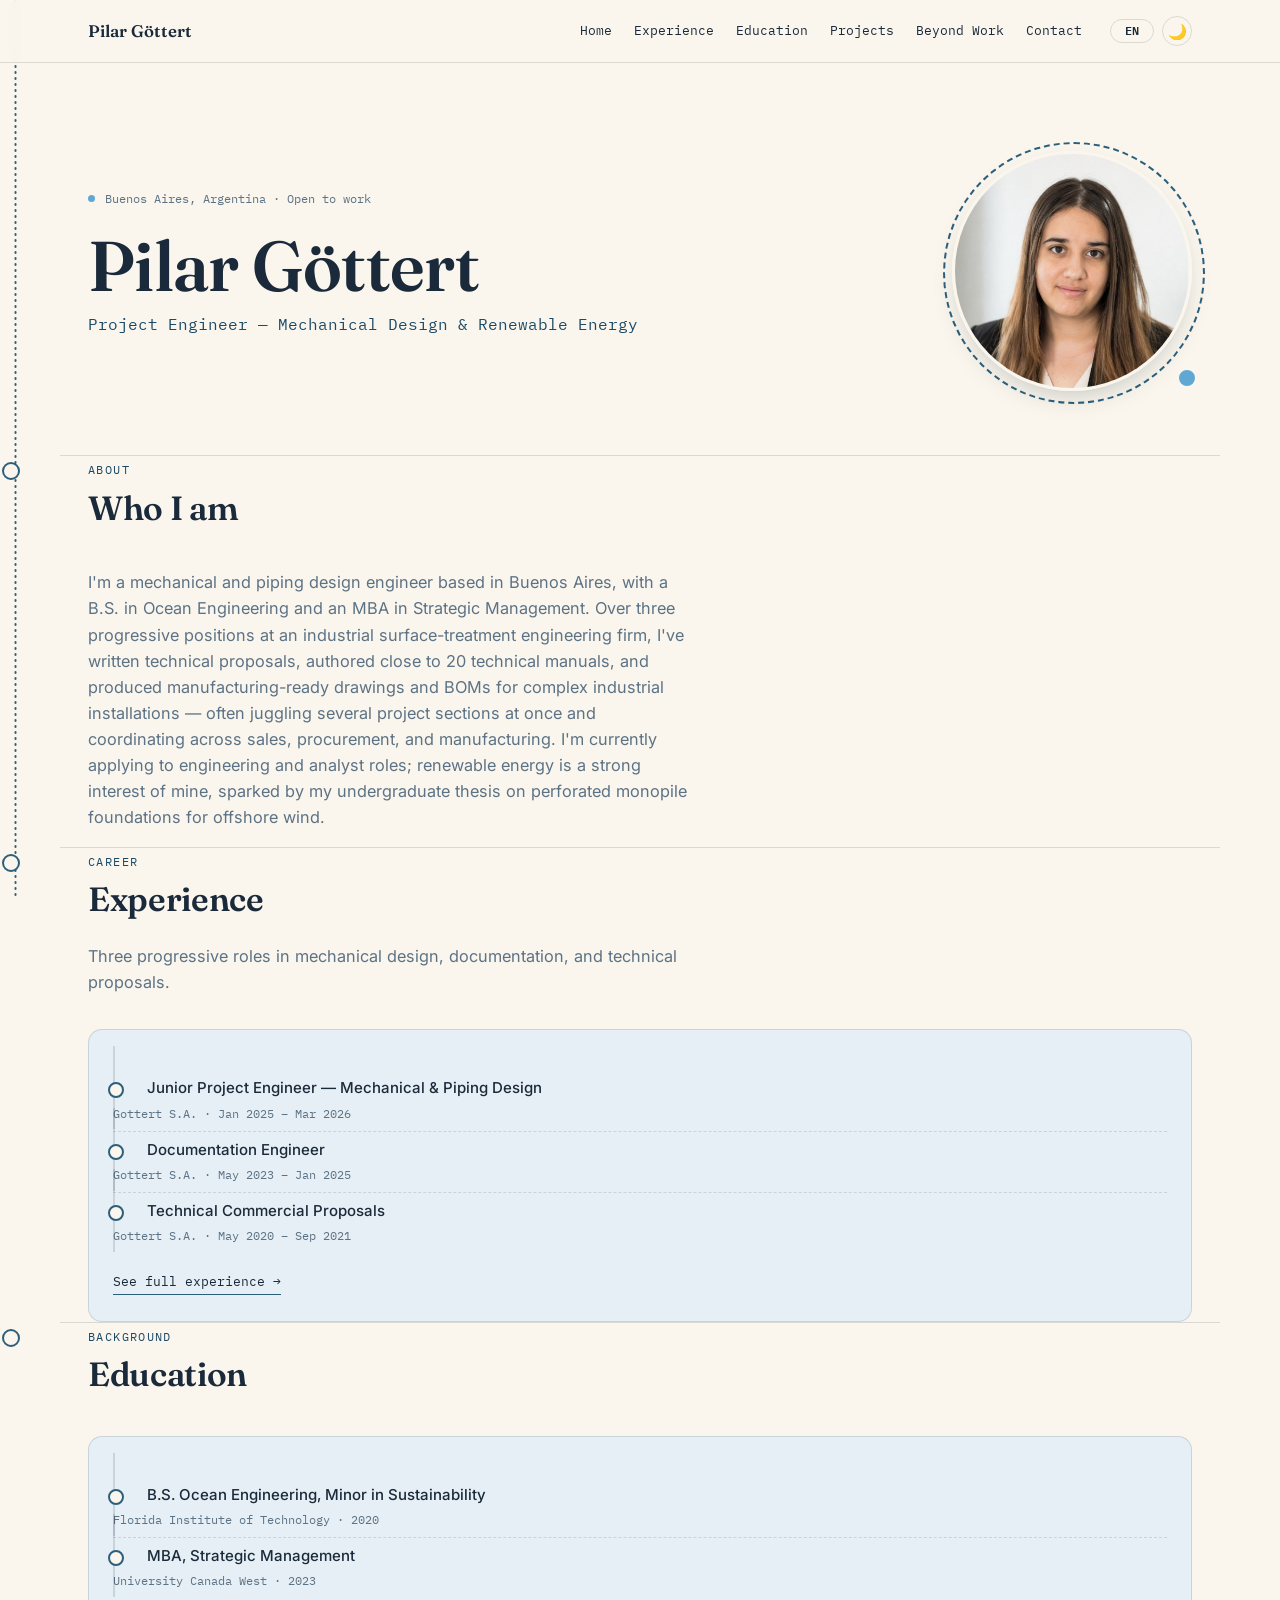
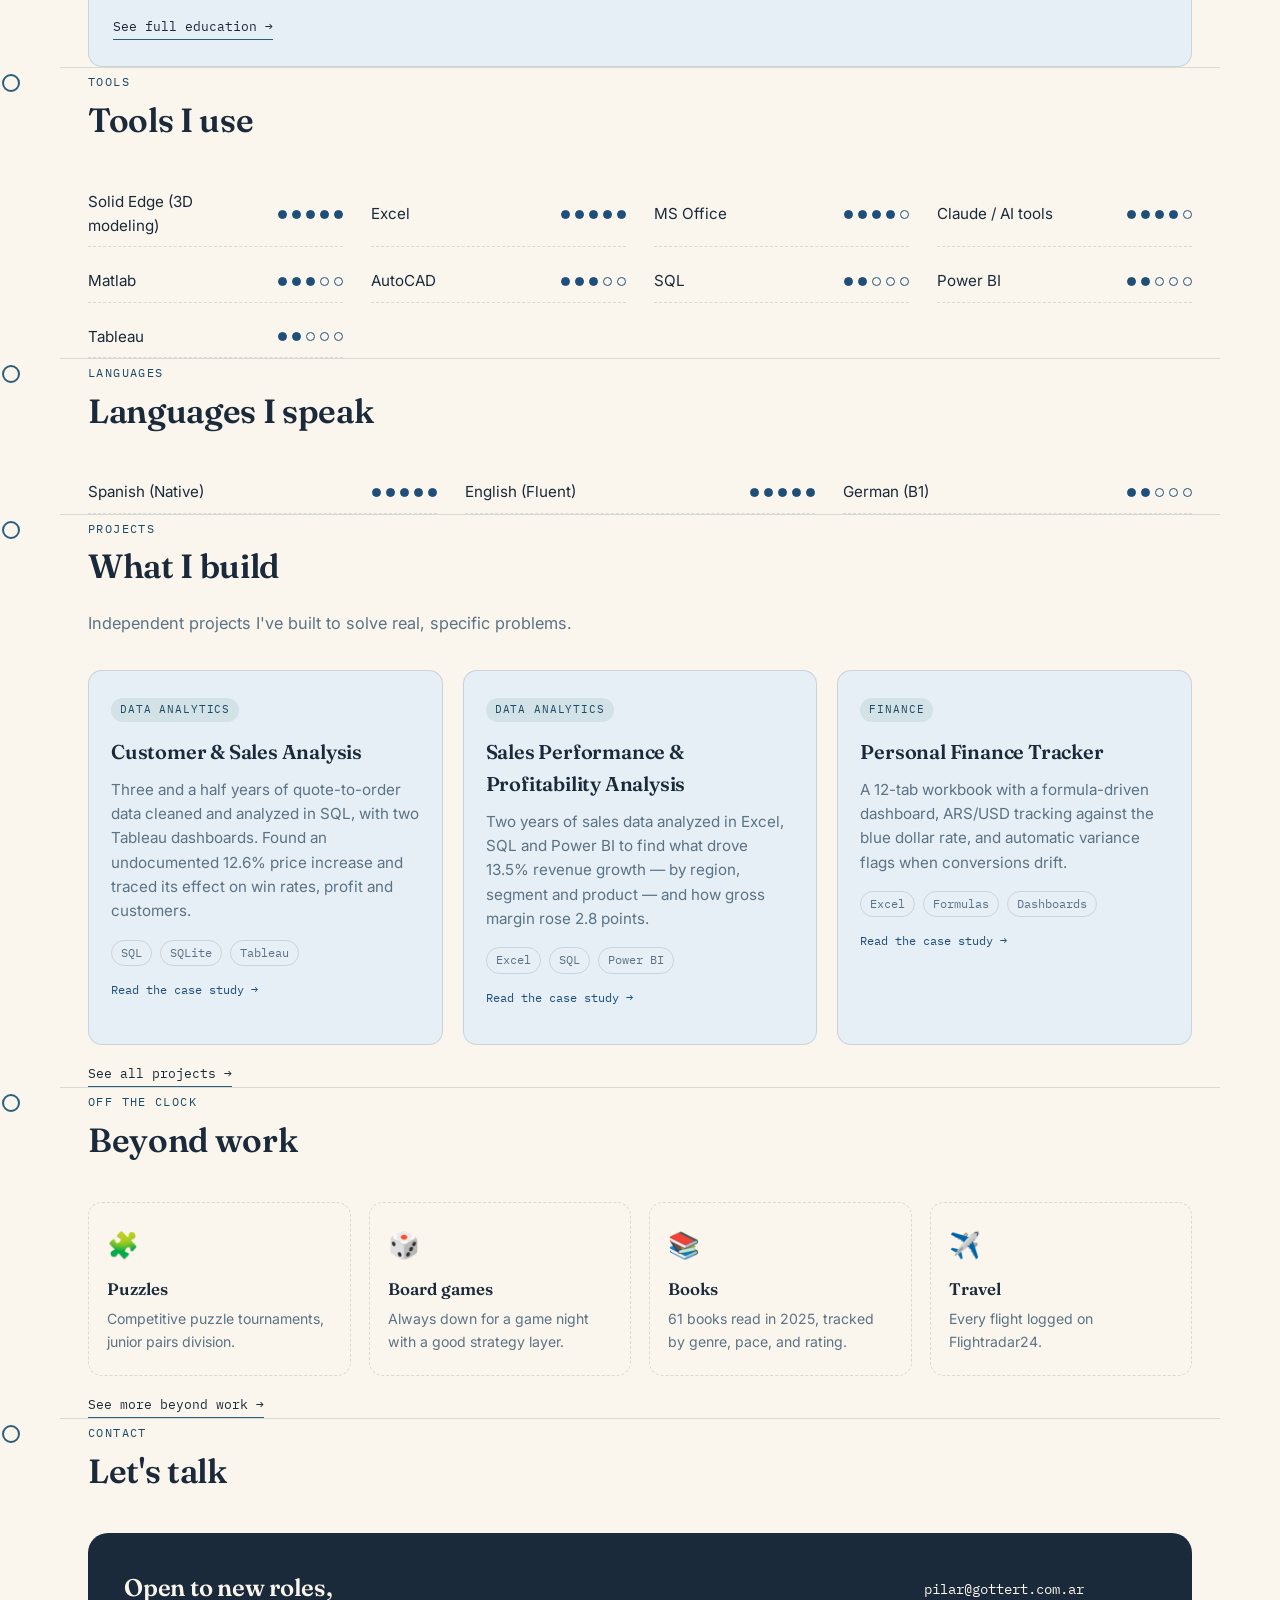
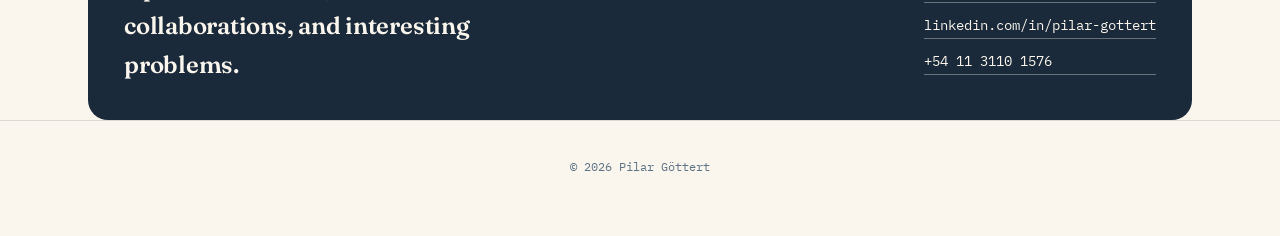
<file: index.html>
<!DOCTYPE html>
<html lang="en">
<head>
<meta charset="UTF-8">
<meta name="viewport" content="width=device-width, initial-scale=1.0">
<title>Pilar Göttert — Project Engineer</title>
<link rel="preconnect" href="https://fonts.googleapis.com">
<link rel="preconnect" href="https://fonts.gstatic.com" crossorigin>
<link href="https://fonts.googleapis.com/css2?family=Fraunces:ital,opsz,wght@0,9..144,400;0,9..144,600;1,9..144,500&family=Inter:wght@400;500;600&family=IBM+Plex+Mono:wght@400;500&display=swap" rel="stylesheet">
<link rel="stylesheet" href="assets/theme.css">
<script>(function(){var t=localStorage.getItem('theme')||'light';document.documentElement.setAttribute('data-theme',t);})();</script>
</head>
<body class="page-index">

<nav class="topnav">
  <div class="wrap">
    <a class="brand" href="index.html">Pilar Göttert</a>
    <ul>
      <li><a href="index.html" data-en="Home" data-es="Inicio">Home</a></li>
      <li><a href="experience.html" data-en="Experience" data-es="Experiencia">Experience</a></li>
      <li><a href="education.html" data-en="Education" data-es="Educación">Education</a></li>
      <li><a href="projects.html" data-en="Projects" data-es="Proyectos">Projects</a></li>
      <li><a href="beyond-work.html" data-en="Beyond Work" data-es="Más allá del trabajo">Beyond Work</a></li>
      <li><a href="#contact" data-en="Contact" data-es="Contacto">Contact</a></li>
      <li class="nav-toggles">
        <button class="toggle-btn lang-toggle" aria-label="Switch language" type="button"><span class="lang-current">EN</span></button>
        <button class="toggle-btn theme-toggle" aria-label="Toggle dark mode" type="button">
          <span class="icon-moon">🌙</span><span class="icon-sun">☀️</span>
        </button>
      </li>
    </ul>
  </div>
</nav>

<div class="thread-rail" aria-hidden="true">
  <svg width="3" height="100vh" viewBox="0 0 3 100" preserveAspectRatio="none">
    <line x1="1.5" y1="0" x2="1.5" y2="100" stroke="var(--ochre)" stroke-width="2" stroke-dasharray="1 5" stroke-linecap="round" vector-effect="non-scaling-stroke"/>
  </svg>
</div>

<header class="hero">
  <div class="wrap">
    <div class="hero-flex">
      <div class="hero-text">
        <div class="hero-mark"><span class="dot"></span> <span data-en="Buenos Aires, Argentina · Open to work" data-es="Buenos Aires, Argentina · Disponible para trabajar">Buenos Aires, Argentina · Open to work</span></div>
        <h1 class="title">Pilar Göttert</h1>
        <p class="hero-role" data-en="Project Engineer — Mechanical Design &amp; Renewable Energy" data-es="Ingeniera de Proyectos — Diseño Mecánico y Energías Renovables">Project Engineer — Mechanical Design &amp; Renewable Energy</p>
      </div>
      <div class="hero-photo">
        <img src="assets/headshot.jpg" alt="Portrait of Pilar Göttert">
      </div>
    </div>
  </div>
</header>

<section id="about" class="wrap stitch-marker">
  <div class="section-head">
    <span class="eyebrow" data-en="About" data-es="Sobre mí">About</span>
    <h2 data-en="Who I am" data-es="Quién soy">Who I am</h2>
  </div>
  <p class="lede" data-en="I'm a mechanical and piping design engineer based in Buenos Aires, with a B.S. in Ocean Engineering and an MBA in Strategic Management. Over three progressive positions at an industrial surface-treatment engineering firm, I've written technical proposals, authored close to 20 technical manuals, and produced manufacturing-ready drawings and BOMs for complex industrial installations — often juggling several project sections at once and coordinating across sales, procurement, and manufacturing. I'm currently applying to engineering and analyst roles; renewable energy is a strong interest of mine, sparked by my undergraduate thesis on perforated monopile foundations for offshore wind." data-es="Soy ingeniera en diseño mecánico y de cañerías, radicada en Buenos Aires, con una Licenciatura en Ingeniería Oceánica y un MBA en Gestión Estratégica. A lo largo de tres puestos progresivos en una empresa de ingeniería de tratamiento de superficies industrial, redacté propuestas técnicas, fui autora de casi 20 manuales técnicos, y produje planos y listas de materiales listos para fabricación de instalaciones industriales complejas — a menudo manejando varias secciones de proyecto a la vez y coordinando entre ventas, compras y manufactura. Actualmente estoy postulando a roles de ingeniería y de analista; las energías renovables son un fuerte interés para mí, motivado por mi tesis de grado sobre fundaciones monopilote perforadas para energía eólica offshore.">
    I'm a mechanical and piping design engineer based in Buenos Aires, with a B.S. in Ocean Engineering and an
    MBA in Strategic Management. Over three progressive positions at an industrial surface-treatment engineering
    firm, I've written technical proposals, authored close to 20 technical manuals, and produced manufacturing-ready
    drawings and BOMs for complex industrial installations — often juggling several project sections at once
    and coordinating across sales, procurement, and manufacturing. I'm currently applying to engineering and
    analyst roles; renewable energy is a strong interest of mine, sparked by my undergraduate thesis on perforated
    monopile foundations for offshore wind.
  </p>
</section>

<section id="experience-snippet" class="wrap stitch-marker">
  <div class="section-head">
    <span class="eyebrow" data-en="Career" data-es="Trayectoria">Career</span>
    <h2 data-en="Experience" data-es="Experiencia">Experience</h2>
    <p class="lede" data-en="Three progressive roles in mechanical design, documentation, and technical proposals." data-es="Tres roles progresivos en diseño mecánico, documentación y propuestas técnicas.">Three progressive roles in mechanical design, documentation, and technical proposals.</p>
  </div>
  <div class="snippet-card">
    <ul class="snippet-list">
      <li><span class="role" data-en="Junior Project Engineer — Mechanical &amp; Piping Design" data-es="Ingeniera de Proyectos Junior — Diseño Mecánico y de Cañerías">Junior Project Engineer — Mechanical &amp; Piping Design</span><br><span class="when" data-en="Gottert S.A. · Jan 2025 – Mar 2026" data-es="Gottert S.A. · Ene 2025 – Mar 2026">Gottert S.A. · Jan 2025 – Mar 2026</span></li>
      <li><span class="role" data-en="Documentation Engineer" data-es="Ingeniera de Documentación">Documentation Engineer</span><br><span class="when" data-en="Gottert S.A. · May 2023 – Jan 2025" data-es="Gottert S.A. · May 2023 – Ene 2025">Gottert S.A. · May 2023 – Jan 2025</span></li>
      <li><span class="role" data-en="Technical Commercial Proposals" data-es="Propuestas Técnico-Comerciales">Technical Commercial Proposals</span><br><span class="when">Gottert S.A. · May 2020 – Sep 2021</span></li>
    </ul>
    <a class="see-more" href="experience.html" data-en="See full experience →" data-es="Ver experiencia completa →">See full experience →</a>
  </div>
</section>

<section id="education-snippet" class="wrap stitch-marker">
  <div class="section-head">
    <span class="eyebrow" data-en="Background" data-es="Formación">Background</span>
    <h2 data-en="Education" data-es="Educación">Education</h2>
  </div>
  <div class="snippet-card">
    <ul class="snippet-list">
      <li><span class="role" data-en="B.S. Ocean Engineering, Minor in Sustainability" data-es="Licenciatura en Ingeniería Oceánica, Orientación en Sustentabilidad">B.S. Ocean Engineering, Minor in Sustainability</span><br><span class="when">Florida Institute of Technology · 2020</span></li>
      <li><span class="role" data-en="MBA, Strategic Management" data-es="MBA en Gestión Estratégica">MBA, Strategic Management</span><br><span class="when">University Canada West · 2023</span></li>
    </ul>
    <a class="see-more" href="education.html" data-en="See full education →" data-es="Ver educación completa →">See full education →</a>
  </div>
</section>

<section id="skills" class="wrap stitch-marker">
  <div class="section-head">
    <span class="eyebrow" data-en="Tools" data-es="Herramientas">Tools</span>
    <h2 data-en="Tools I use" data-es="Herramientas que uso">Tools I use</h2>
  </div>
  <div class="skills-grid">
    <div class="skill-row"><span class="name">Solid Edge (3D modeling)</span><span class="skill-dots"><span class="filled"></span><span class="filled"></span><span class="filled"></span><span class="filled"></span><span class="filled"></span></span></div>
    <div class="skill-row"><span class="name">Excel</span><span class="skill-dots"><span class="filled"></span><span class="filled"></span><span class="filled"></span><span class="filled"></span><span class="filled"></span></span></div>
    <div class="skill-row"><span class="name">MS Office</span><span class="skill-dots"><span class="filled"></span><span class="filled"></span><span class="filled"></span><span class="filled"></span><span></span></span></div>
    <div class="skill-row"><span class="name">Claude / AI tools</span><span class="skill-dots"><span class="filled"></span><span class="filled"></span><span class="filled"></span><span class="filled"></span><span></span></span></div>
    <div class="skill-row"><span class="name">Matlab</span><span class="skill-dots"><span class="filled"></span><span class="filled"></span><span class="filled"></span><span></span><span></span></span></div>
    <div class="skill-row"><span class="name">AutoCAD</span><span class="skill-dots"><span class="filled"></span><span class="filled"></span><span class="filled"></span><span></span><span></span></span></div>
    <div class="skill-row"><span class="name">SQL</span><span class="skill-dots"><span class="filled"></span><span class="filled"></span><span></span><span></span><span></span></span></div>
    <div class="skill-row"><span class="name">Power BI</span><span class="skill-dots"><span class="filled"></span><span class="filled"></span><span></span><span></span><span></span></span></div>
    <div class="skill-row"><span class="name">Tableau</span><span class="skill-dots"><span class="filled"></span><span class="filled"></span><span></span><span></span><span></span></span></div>
  </div>
</section>

<section id="languages" class="wrap stitch-marker">
  <div class="section-head">
    <span class="eyebrow" data-en="Languages" data-es="Idiomas">Languages</span>
    <h2 data-en="Languages I speak" data-es="Idiomas que hablo">Languages I speak</h2>
  </div>
  <div class="skills-grid">
    <div class="skill-row"><span class="name" data-en="Spanish (Native)" data-es="Español (Nativo)">Spanish (Native)</span><span class="skill-dots"><span class="filled"></span><span class="filled"></span><span class="filled"></span><span class="filled"></span><span class="filled"></span></span></div>
    <div class="skill-row"><span class="name" data-en="English (Fluent)" data-es="Inglés (Fluido)">English (Fluent)</span><span class="skill-dots"><span class="filled"></span><span class="filled"></span><span class="filled"></span><span class="filled"></span><span class="filled"></span></span></div>
    <div class="skill-row"><span class="name" data-en="German (B1)" data-es="Alemán (B1)">German (B1)</span><span class="skill-dots"><span class="filled"></span><span class="filled"></span><span></span><span></span><span></span></span></div>
  </div>
</section>

<section id="work" class="wrap stitch-marker">
  <div class="section-head">
    <span class="eyebrow" data-en="Projects" data-es="Proyectos">Projects</span>
    <h2 data-en="What I build" data-es="Lo que construyo">What I build</h2>
    <p class="lede" data-en="Independent projects I've built to solve real, specific problems." data-es="Proyectos independientes que construí para resolver problemas reales y concretos.">Independent projects I've built to solve real, specific problems.</p>
  </div>

  <div class="cards">
    <a class="card" href="customer-sales-analysis.html" style="text-decoration:none; color:inherit; display:block;">
      <span class="tag" data-en="Data Analytics" data-es="Análisis de Datos">Data Analytics</span>
      <h3 data-en="Customer &amp; Sales Analysis" data-es="Análisis de Clientes y Ventas">Customer &amp; Sales Analysis</h3>
      <p data-en="Three and a half years of quote-to-order data cleaned and analyzed in SQL, with two Tableau dashboards. Found an undocumented 12.6% price increase and traced its effect on win rates, profit and customers." data-es="Tres años y medio de datos de cotizaciones y pedidos limpiados y analizados en SQL, con dos dashboards en Tableau. Detecté un aumento de precios no documentado del 12,6% y su efecto en el win rate, la ganancia y los clientes.">Three and a half years of quote-to-order data cleaned and analyzed in SQL, with two Tableau dashboards. Found an undocumented 12.6% price increase and traced its effect on win rates, profit and customers.</p>
      <div class="stack"><span>SQL</span><span>SQLite</span><span>Tableau</span></div>
      <p style="margin-top:14px; font-family:'IBM Plex Mono', monospace; font-size:0.78rem; color:var(--ochre-deep);" data-en="Read the case study →" data-es="Leer el caso de estudio →">Read the case study →</p>
    </a>
    <a class="card" href="sales-analysis.html" style="text-decoration:none; color:inherit; display:block;">
      <span class="tag" data-en="Data Analytics" data-es="Análisis de Datos">Data Analytics</span>
      <h3 data-en="Sales Performance &amp; Profitability Analysis" data-es="Análisis de Desempeño Comercial y Rentabilidad">Sales Performance &amp; Profitability Analysis</h3>
      <p data-en="Two years of sales data analyzed in Excel, SQL and Power BI to find what drove 13.5% revenue growth — by region, segment and product — and how gross margin rose 2.8 points." data-es="Dos años de datos de ventas analizados en Excel, SQL y Power BI para entender qué impulsó un crecimiento de ingresos del 13,5% — por región, segmento y producto — y cómo el margen bruto subió 2,8 puntos.">Two years of sales data analyzed in Excel, SQL and Power BI to find what drove 13.5% revenue growth — by region, segment and product — and how gross margin rose 2.8 points.</p>
      <div class="stack"><span>Excel</span><span>SQL</span><span>Power BI</span></div>
      <p style="margin-top:14px; font-family:'IBM Plex Mono', monospace; font-size:0.78rem; color:var(--ochre-deep);" data-en="Read the case study →" data-es="Leer el caso de estudio →">Read the case study →</p>
    </a>
    <a class="card" href="finance-tracker.html" style="text-decoration:none; color:inherit; display:block;">
      <span class="tag" data-en="Finance" data-es="Finanzas">Finance</span>
      <h3 data-en="Personal Finance Tracker" data-es="Rastreador de Finanzas Personales">Personal Finance Tracker</h3>
      <p data-en="A 12-tab workbook with a formula-driven dashboard, ARS/USD tracking against the blue dollar rate, and automatic variance flags when conversions drift." data-es="Un libro de 12 pestañas con un panel basado en fórmulas, seguimiento ARS/USD contra el dólar blue, y alertas automáticas de variación cuando las conversiones se desvían.">A 12-tab workbook with a formula-driven dashboard, ARS/USD tracking against the blue dollar rate, and automatic variance flags when conversions drift.</p>
      <div class="stack"><span data-en="Excel" data-es="Excel">Excel</span><span data-en="Formulas" data-es="Fórmulas">Formulas</span><span data-en="Dashboards" data-es="Paneles">Dashboards</span></div>
      <p style="margin-top:14px; font-family:'IBM Plex Mono', monospace; font-size:0.78rem; color:var(--ochre-deep);" data-en="Read the case study →" data-es="Leer el caso de estudio →">Read the case study →</p>
    </a>
  </div>
  <a class="see-more" href="projects.html" data-en="See all projects →" data-es="Ver todos los proyectos →">See all projects →</a>
</section>

<section id="off-clock" class="wrap stitch-marker">
  <div class="section-head">
    <span class="eyebrow" data-en="Off the clock" data-es="Fuera del trabajo">Off the clock</span>
    <h2 data-en="Beyond work" data-es="Más allá del trabajo">Beyond work</h2>
  </div>
  <div class="hobby-grid">
    <div class="hobby">
      <span class="icon">🧩</span>
      <h4 data-en="Puzzles" data-es="Rompecabezas">Puzzles</h4>
      <p data-en="Competitive puzzle tournaments, junior pairs division." data-es="Torneos competitivos de rompecabezas, división de parejas junior.">Competitive puzzle tournaments, junior pairs division.</p>
    </div>
    <div class="hobby">
      <span class="icon">🎲</span>
      <h4 data-en="Board games" data-es="Juegos de mesa">Board games</h4>
      <p data-en="Always down for a game night with a good strategy layer." data-es="Siempre lista para una noche de juegos con una buena capa de estrategia.">Always down for a game night with a good strategy layer.</p>
    </div>
    <div class="hobby">
      <span class="icon">📚</span>
      <h4 data-en="Books" data-es="Libros">Books</h4>
      <p data-en="61 books read in 2025, tracked by genre, pace, and rating." data-es="61 libros leídos en 2025, registrados por género, ritmo y calificación.">61 books read in 2025, tracked by genre, pace, and rating.</p>
    </div>
    <div class="hobby">
      <span class="icon">✈️</span>
      <h4 data-en="Travel" data-es="Viajes">Travel</h4>
      <p data-en="Every flight logged on Flightradar24." data-es="Todos los vuelos registrados en Flightradar24.">Every flight logged on Flightradar24.</p>
    </div>
  </div>
  <a class="see-more" href="beyond-work.html" data-en="See more beyond work →" data-es="Ver más sobre mi vida fuera del trabajo →">See more beyond work →</a>
</section>

<section id="contact" class="wrap stitch-marker">
  <div class="section-head">
    <span class="eyebrow" data-en="Contact" data-es="Contacto">Contact</span>
    <h2 data-en="Let's talk" data-es="Hablemos">Let's talk</h2>
  </div>
  <div class="contact-box">
    <h3 data-en="Open to new roles, collaborations, and interesting problems." data-es="Disponible para nuevos roles, colaboraciones y problemas interesantes.">Open to new roles, collaborations, and interesting problems.</h3>
    <div class="contact-links">
      <a href="mailto:pilar@gottert.com.ar">pilar@gottert.com.ar</a>
      <a href="https://www.linkedin.com/in/pilar-gottert/" target="_blank" rel="noopener">linkedin.com/in/pilar-gottert</a>
      <a href="tel:+541131101576">+54 11 3110 1576</a>
    </div>
  </div>
</section>

<footer>
  © <span id="year"></span> Pilar Göttert
</footer>

<script src="assets/theme.js"></script>

</body>
</html>
</file>
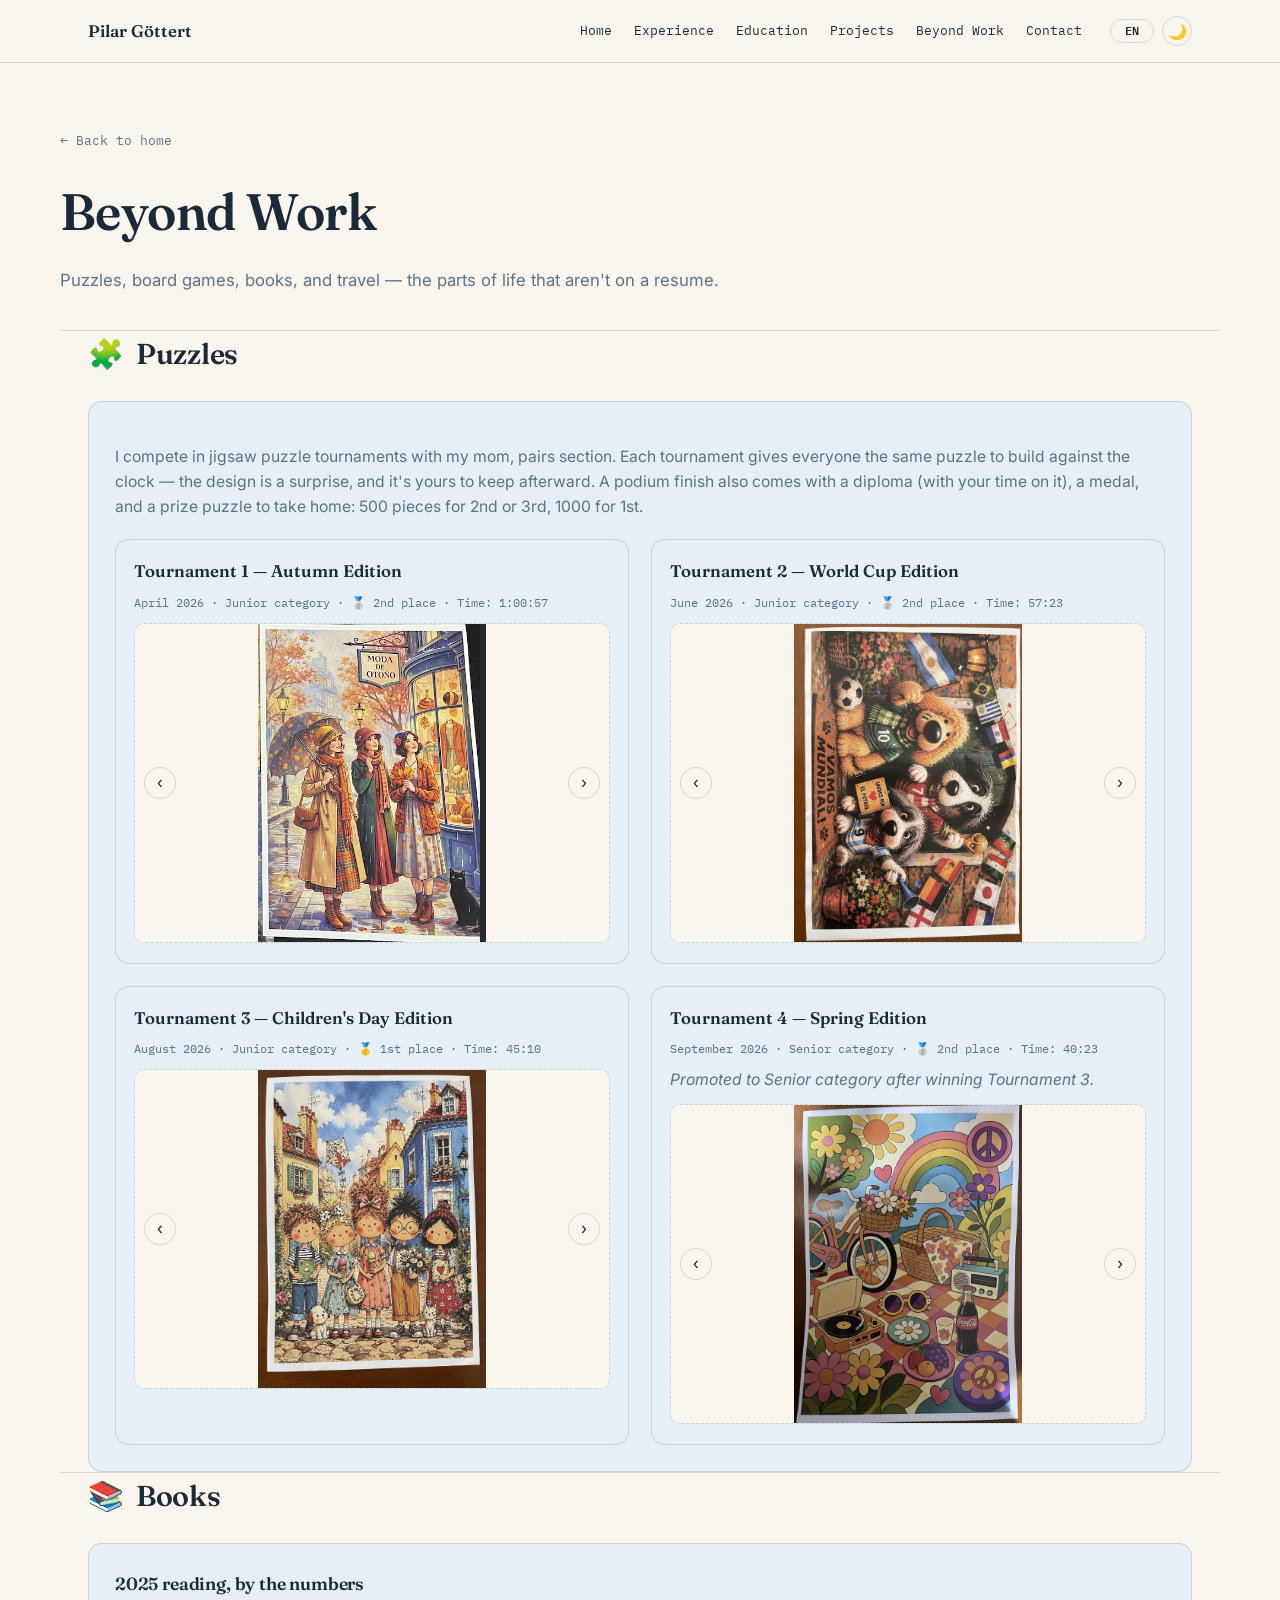
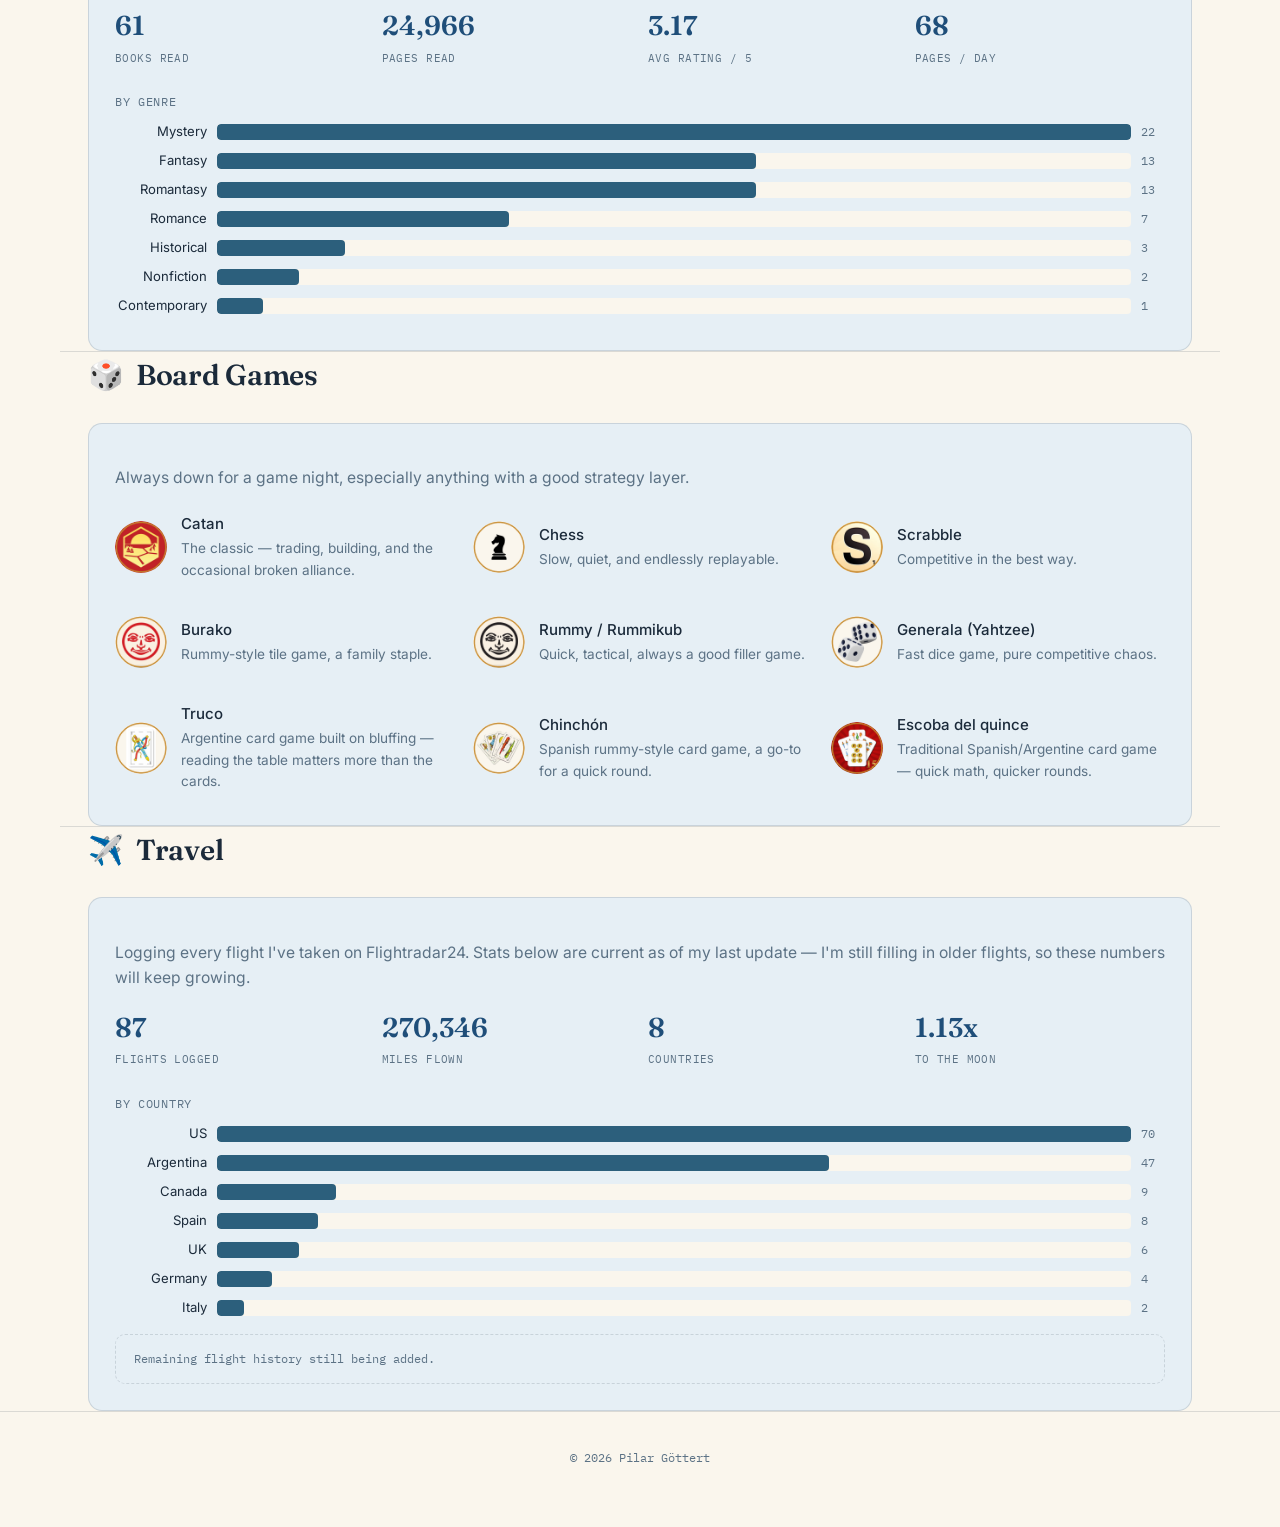
<file: beyond-work.html>
<!DOCTYPE html>
<html lang="en">
<head>
<meta charset="UTF-8">
<meta name="viewport" content="width=device-width, initial-scale=1.0">
<title>Beyond Work — Pilar Göttert</title>
<link rel="preconnect" href="https://fonts.googleapis.com">
<link rel="preconnect" href="https://fonts.gstatic.com" crossorigin>
<link href="https://fonts.googleapis.com/css2?family=Fraunces:ital,opsz,wght@0,9..144,400;0,9..144,600;1,9..144,500&family=Inter:wght@400;500;600&family=IBM+Plex+Mono:wght@400;500&display=swap" rel="stylesheet">
<link rel="stylesheet" href="assets/theme.css">
<script>(function(){var t=localStorage.getItem('theme')||'light';document.documentElement.setAttribute('data-theme',t);})();</script>
</head>
<body class="page-beyond-work">

<nav class="topnav">
  <div class="wrap">
    <a class="brand" href="index.html">Pilar Göttert</a>
    <ul>
      <li><a href="index.html" data-en="Home" data-es="Inicio">Home</a></li>
      <li><a href="experience.html" data-en="Experience" data-es="Experiencia">Experience</a></li>
      <li><a href="education.html" data-en="Education" data-es="Educación">Education</a></li>
      <li><a href="projects.html" data-en="Projects" data-es="Proyectos">Projects</a></li>
      <li><a href="beyond-work.html" data-en="Beyond Work" data-es="Más allá del trabajo">Beyond Work</a></li>
      <li><a href="index.html#contact" data-en="Contact" data-es="Contacto">Contact</a></li>
      <li class="nav-toggles">
        <button class="toggle-btn lang-toggle" aria-label="Switch language" type="button"><span class="lang-current">EN</span></button>
        <button class="toggle-btn theme-toggle" aria-label="Toggle dark mode" type="button">
          <span class="icon-moon">🌙</span><span class="icon-sun">☀️</span>
        </button>
      </li>
    </ul>
  </div>
</nav>

<header class="wrap page-head">
  <a class="back-link" href="index.html" data-en="← Back to home" data-es="← Volver al inicio">← Back to home</a>
  <h1 class="page-title" data-en="Beyond Work" data-es="Más allá del trabajo">Beyond Work</h1>
  <p class="page-sub" data-en="Puzzles, board games, books, and travel — the parts of life that aren't on a resume." data-es="Rompecabezas, juegos de mesa, libros y viajes — las partes de la vida que no están en un currículum.">
    Puzzles, board games, books, and travel — the parts of life that aren't on a resume.
  </p>
</header>

<section class="wrap">
  <div class="section-head"><span class="icon">🧩</span><h2 data-en="Puzzles" data-es="Rompecabezas">Puzzles</h2></div>
  <div class="block">
    <p data-en="I compete in jigsaw puzzle tournaments with my mom, pairs section. Each tournament gives everyone the same puzzle to build against the clock — the design is a surprise, and it's yours to keep afterward. A podium finish also comes with a diploma (with your time on it), a medal, and a prize puzzle to take home: 500 pieces for 2nd or 3rd, 1000 for 1st." data-es="Compito en torneos de rompecabezas con mi mamá, categoría parejas. Cada torneo le da a todos el mismo rompecabezas para armar contra el reloj — el diseño es sorpresa, y es tuyo para quedártelo después. Un puesto en el podio también viene con un diploma (con tu tiempo), una medalla, y un rompecabezas de premio para llevarte a casa: 500 piezas para 2do o 3er puesto, 1000 para el 1ro.">I compete in jigsaw puzzle tournaments with my mom, pairs section. Each tournament gives everyone the same puzzle to build against the clock — the design is a surprise, and it's yours to keep afterward. A podium finish also comes with a diploma (with your time on it), a medal, and a prize puzzle to take home: 500 pieces for 2nd or 3rd, 1000 for 1st.</p>

    <div class="tournament-list">

      <div class="tournament">
        <div class="tournament-head">
          <span class="t-name" data-en="Tournament 1 — Autumn Edition" data-es="Torneo 1 — Edición Otoño">Tournament 1 — Autumn Edition</span>
          <span class="t-meta" data-en="April 2026 · Junior category · 🥈 2nd place · Time: 1:00:57" data-es="Abril 2026 · Categoría Junior · 🥈 2do puesto · Tiempo: 1:00:57">April 2026 · Junior category · 🥈 2nd place · Time: 1:00:57</span>
        </div>
        <div class="carousel">
          <div class="carousel-track" id="car-t1">
            <div class="carousel-slide"><img src="assets/puzzles/t1-design.jpg.png" alt="Tournament 1 puzzle design"></div>
            <div class="carousel-slide"><img src="assets/puzzles/t1-completed.jpg" alt="Tournament 1 completed puzzle"></div>
            <div class="carousel-slide"><img src="assets/puzzles/t1-medal-diploma.jpg" alt="Tournament 1 medal and diploma"></div>
            <div class="carousel-slide"><img src="assets/puzzles/t1-with-puzzle.jpg" alt="Tournament 1 with the finished puzzle"></div>
          </div>
          <button class="car-btn prev" data-target="car-t1" aria-label="Previous photo">‹</button>
          <button class="car-btn next" data-target="car-t1" aria-label="Next photo">›</button>
        </div>
      </div>

      <div class="tournament">
        <div class="tournament-head">
          <span class="t-name" data-en="Tournament 2 — World Cup Edition" data-es="Torneo 2 — Edición Mundial">Tournament 2 — World Cup Edition</span>
          <span class="t-meta" data-en="June 2026 · Junior category · 🥈 2nd place · Time: 57:23" data-es="Junio 2026 · Categoría Junior · 🥈 2do puesto · Tiempo: 57:23">June 2026 · Junior category · 🥈 2nd place · Time: 57:23</span>
        </div>
        <div class="carousel">
          <div class="carousel-track" id="car-t2">
            <div class="carousel-slide"><img src="assets/puzzles/t2-design.jpg" alt="Tournament 2 puzzle design"></div>
            <div class="carousel-slide"><img src="assets/puzzles/t2-completed.jpg" alt="Tournament 2 completed puzzle"></div>
            <div class="carousel-slide"><img src="assets/puzzles/t2-medal-diploma.jpg" alt="Tournament 2 medal and diploma"></div>
            <div class="carousel-slide"><img src="assets/puzzles/t2-with-puzzle.jpg" alt="Tournament 2 with the finished puzzle"></div>
          </div>
          <button class="car-btn prev" data-target="car-t2" aria-label="Previous photo">‹</button>
          <button class="car-btn next" data-target="car-t2" aria-label="Next photo">›</button>
        </div>
      </div>

      <div class="tournament">
        <div class="tournament-head">
          <span class="t-name" data-en="Tournament 3 — Children's Day Edition" data-es="Torneo 3 — Edición Día de la Niñez">Tournament 3 — Children's Day Edition</span>
          <span class="t-meta" data-en="August 2026 · Junior category · 🥇 1st place · Time: 45:10" data-es="Agosto 2026 · Categoría Junior · 🥇 1er puesto · Tiempo: 45:10">August 2026 · Junior category · 🥇 1st place · Time: 45:10</span>
        </div>
        <div class="carousel">
          <div class="carousel-track" id="car-t3">
            <div class="carousel-slide"><img src="assets/puzzles/t3-design.jpg" alt="Tournament 3 puzzle design"></div>
            <div class="carousel-slide"><img src="assets/puzzles/t3-completed.jpg" alt="Tournament 3 completed puzzle"></div>
            <div class="carousel-slide"><img src="assets/puzzles/t3-medal-diploma.jpg" alt="Tournament 3 medal and diploma"></div>
            <div class="carousel-slide"><img src="assets/puzzles/t3-with-puzzle.jpg" alt="Tournament 3 with the finished puzzle"></div>
          </div>
          <button class="car-btn prev" data-target="car-t3" aria-label="Previous photo">‹</button>
          <button class="car-btn next" data-target="car-t3" aria-label="Next photo">›</button>
        </div>
      </div>

      <div class="tournament">
        <div class="tournament-head">
          <span class="t-name" data-en="Tournament 4 — Spring Edition" data-es="Torneo 4 — Edición Primavera">Tournament 4 — Spring Edition</span>
          <span class="t-meta" data-en="September 2026 · Senior category · 🥈 2nd place · Time: 40:23" data-es="Septiembre 2026 · Categoría Senior · 🥈 2do puesto · Tiempo: 40:23">September 2026 · Senior category · 🥈 2nd place · Time: 40:23</span>
        </div>
        <p class="t-note" data-en="Promoted to Senior category after winning Tournament 3." data-es="Ascendida a categoría Senior tras ganar el Torneo 3.">Promoted to Senior category after winning Tournament 3.</p>
        <div class="carousel">
          <div class="carousel-track" id="car-t4">
            <div class="carousel-slide"><img src="assets/puzzles/t4-design.jpg" alt="Tournament 4 puzzle design"></div>
            <div class="carousel-slide"><img src="assets/puzzles/t4-completed.jpg" alt="Tournament 4 completed puzzle"></div>
            <div class="carousel-slide"><img src="assets/puzzles/t4-medal-diploma.jpg" alt="Tournament 4 medal and diploma"></div>
            <div class="carousel-slide"><img src="assets/puzzles/t4-with-puzzle.jpg" alt="Tournament 4 with the finished puzzle"></div>
          </div>
          <button class="car-btn prev" data-target="car-t4" aria-label="Previous photo">‹</button>
          <button class="car-btn next" data-target="car-t4" aria-label="Next photo">›</button>
        </div>
      </div>

    </div>
  </div>
</section>

<section class="wrap">
  <div class="section-head"><span class="icon">📚</span><h2 data-en="Books" data-es="Libros">Books</h2></div>
  <div class="block">
    <h3 style="font-size:1.1rem;" data-en="2025 reading, by the numbers" data-es="Lectura de 2025, en números">2025 reading, by the numbers</h3>
    <div class="stat-grid">
      <div><div class="num">61</div><div class="lbl" data-en="Books read" data-es="Libros leídos">Books read</div></div>
      <div><div class="num">24,966</div><div class="lbl" data-en="Pages read" data-es="Páginas leídas">Pages read</div></div>
      <div><div class="num">3.17</div><div class="lbl" data-en="Avg rating / 5" data-es="Calificación prom. / 5">Avg rating / 5</div></div>
      <div><div class="num">68</div><div class="lbl" data-en="Pages / day" data-es="Páginas / día">Pages / day</div></div>
    </div>
    <div class="genre-chart">
      <div class="chart-title" data-en="By genre" data-es="Por género">By genre</div>
      <div class="genre-row"><span class="glabel" data-en="Mystery" data-es="Misterio">Mystery</span><div class="gbar-track"><div class="gbar-fill" style="width:100%;"></div></div><span class="gval">22</span></div>
      <div class="genre-row"><span class="glabel" data-en="Fantasy" data-es="Fantasía">Fantasy</span><div class="gbar-track"><div class="gbar-fill" style="width:59%;"></div></div><span class="gval">13</span></div>
      <div class="genre-row"><span class="glabel" data-en="Romantasy" data-es="Romantasía">Romantasy</span><div class="gbar-track"><div class="gbar-fill" style="width:59%;"></div></div><span class="gval">13</span></div>
      <div class="genre-row"><span class="glabel" data-en="Romance" data-es="Romance">Romance</span><div class="gbar-track"><div class="gbar-fill" style="width:32%;"></div></div><span class="gval">7</span></div>
      <div class="genre-row"><span class="glabel" data-en="Historical" data-es="Histórica">Historical</span><div class="gbar-track"><div class="gbar-fill" style="width:14%;"></div></div><span class="gval">3</span></div>
      <div class="genre-row"><span class="glabel" data-en="Nonfiction" data-es="No ficción">Nonfiction</span><div class="gbar-track"><div class="gbar-fill" style="width:9%;"></div></div><span class="gval">2</span></div>
      <div class="genre-row"><span class="glabel" data-en="Contemporary" data-es="Contemporánea">Contemporary</span><div class="gbar-track"><div class="gbar-fill" style="width:5%;"></div></div><span class="gval">1</span></div>
    </div>
  </div>
</section>

<section class="wrap">
  <div class="section-head"><span class="icon">🎲</span><h2 data-en="Board Games" data-es="Juegos de Mesa">Board Games</h2></div>
  <div class="block">
    <p data-en="Always down for a game night, especially anything with a good strategy layer." data-es="Siempre lista para una noche de juegos, especialmente algo con una buena capa de estrategia.">Always down for a game night, especially anything with a good strategy layer.</p>
    <ul class="game-list">
      <li><img class="gicon" src="assets/icons/catan.png" alt="Catan"><div class="gtext"><span class="gname">Catan</span><span class="gnote" data-en="The classic — trading, building, and the occasional broken alliance." data-es="El clásico — comercio, construcción, y alguna que otra alianza rota.">The classic — trading, building, and the occasional broken alliance.</span></div></li>
      <li><img class="gicon" src="assets/icons/chess.png" alt="Chess"><div class="gtext"><span class="gname" data-en="Chess" data-es="Ajedrez">Chess</span><span class="gnote" data-en="Slow, quiet, and endlessly replayable." data-es="Lento, tranquilo, e infinitamente rejugable.">Slow, quiet, and endlessly replayable.</span></div></li>
      <li><img class="gicon" src="assets/icons/scrabble.png" alt="Scrabble"><div class="gtext"><span class="gname">Scrabble</span><span class="gnote" data-en="Competitive in the best way." data-es="Competitivo de la mejor manera.">Competitive in the best way.</span></div></li>
      <li><img class="gicon" src="assets/icons/burako.png" alt="Burako"><div class="gtext"><span class="gname">Burako</span><span class="gnote" data-en="Rummy-style tile game, a family staple." data-es="Juego de fichas estilo rummy, un clásico familiar.">Rummy-style tile game, a family staple.</span></div></li>
      <li><img class="gicon" src="assets/icons/rummy.png" alt="Rummy"><div class="gtext"><span class="gname">Rummy / Rummikub</span><span class="gnote" data-en="Quick, tactical, always a good filler game." data-es="Rápido, táctico, siempre un buen juego de relleno.">Quick, tactical, always a good filler game.</span></div></li>
      <li><img class="gicon" src="assets/icons/generala.png" alt="Generala"><div class="gtext"><span class="gname">Generala (Yahtzee)</span><span class="gnote" data-en="Fast dice game, pure competitive chaos." data-es="Juego de dados rápido, puro caos competitivo.">Fast dice game, pure competitive chaos.</span></div></li>
      <li><img class="gicon" src="assets/icons/truco.png" alt="Truco"><div class="gtext"><span class="gname">Truco</span><span class="gnote" data-en="Argentine card game built on bluffing — reading the table matters more than the cards." data-es="Juego de cartas argentino basado en el bluff — leer la mesa importa más que las cartas.">Argentine card game built on bluffing — reading the table matters more than the cards.</span></div></li>
      <li><img class="gicon" src="assets/icons/chinchon.png" alt="Chinchón"><div class="gtext"><span class="gname">Chinchón</span><span class="gnote" data-en="Spanish rummy-style card game, a go-to for a quick round." data-es="Juego de cartas español estilo rummy, ideal para una ronda rápida.">Spanish rummy-style card game, a go-to for a quick round.</span></div></li>
      <li><img class="gicon" src="assets/icons/escoba.png" alt="Escoba de 15"><div class="gtext"><span class="gname">Escoba del quince</span><span class="gnote" data-en="Traditional Spanish/Argentine card game — quick math, quicker rounds." data-es="Juego de cartas tradicional español/argentino — matemática rápida, rondas más rápidas todavía.">Traditional Spanish/Argentine card game — quick math, quicker rounds.</span></div></li>
    </ul>
  </div>
</section>

<section class="wrap">
  <div class="section-head"><span class="icon">✈️</span><h2 data-en="Travel" data-es="Viajes">Travel</h2></div>
  <div class="block">
    <p data-en="Logging every flight I've taken on Flightradar24. Stats below are current as of my last update — I'm still filling in older flights, so these numbers will keep growing." data-es="Registro todos mis vuelos en Flightradar24. Las estadísticas de abajo están actualizadas a mi última actualización — todavía estoy completando vuelos anteriores, así que estos números seguirán creciendo.">Logging every flight I've taken on Flightradar24. Stats below are current as of my last update — I'm still filling in older flights, so these numbers will keep growing.</p>

    <div class="stat-grid">
      <div><div class="num">87</div><div class="lbl" data-en="Flights logged" data-es="Vuelos registrados">Flights logged</div></div>
      <div><div class="num">270,346</div><div class="lbl" data-en="Miles flown" data-es="Millas voladas">Miles flown</div></div>
      <div><div class="num">8</div><div class="lbl" data-en="Countries" data-es="Países">Countries</div></div>
      <div><div class="num">1.13x</div><div class="lbl" data-en="To the moon" data-es="A la luna">To the moon</div></div>
    </div>

    <div class="genre-chart">
      <div class="chart-title" data-en="By country" data-es="Por país">By country</div>
      <div class="genre-row"><span class="glabel" data-en="US" data-es="EE. UU.">US</span><div class="gbar-track"><div class="gbar-fill" style="width:100%;"></div></div><span class="gval">70</span></div>
      <div class="genre-row"><span class="glabel" data-en="Argentina" data-es="Argentina">Argentina</span><div class="gbar-track"><div class="gbar-fill" style="width:67%;"></div></div><span class="gval">47</span></div>
      <div class="genre-row"><span class="glabel" data-en="Canada" data-es="Canadá">Canada</span><div class="gbar-track"><div class="gbar-fill" style="width:13%;"></div></div><span class="gval">9</span></div>
      <div class="genre-row"><span class="glabel" data-en="Spain" data-es="España">Spain</span><div class="gbar-track"><div class="gbar-fill" style="width:11%;"></div></div><span class="gval">8</span></div>
      <div class="genre-row"><span class="glabel" data-en="UK" data-es="Reino Unido">UK</span><div class="gbar-track"><div class="gbar-fill" style="width:9%;"></div></div><span class="gval">6</span></div>
      <div class="genre-row"><span class="glabel" data-en="Germany" data-es="Alemania">Germany</span><div class="gbar-track"><div class="gbar-fill" style="width:6%;"></div></div><span class="gval">4</span></div>
      <div class="genre-row"><span class="glabel" data-en="Italy" data-es="Italia">Italy</span><div class="gbar-track"><div class="gbar-fill" style="width:3%;"></div></div><span class="gval">2</span></div>
    </div>

    <div class="soon-note" data-en="Remaining flight history still being added." data-es="Todavía estoy agregando el resto del historial de vuelos.">Remaining flight history still being added.</div>
  </div>
</section>

<footer>
  © <span id="year"></span> Pilar Göttert
</footer>

<script src="assets/theme.js"></script>

</body>
</html>
</file>
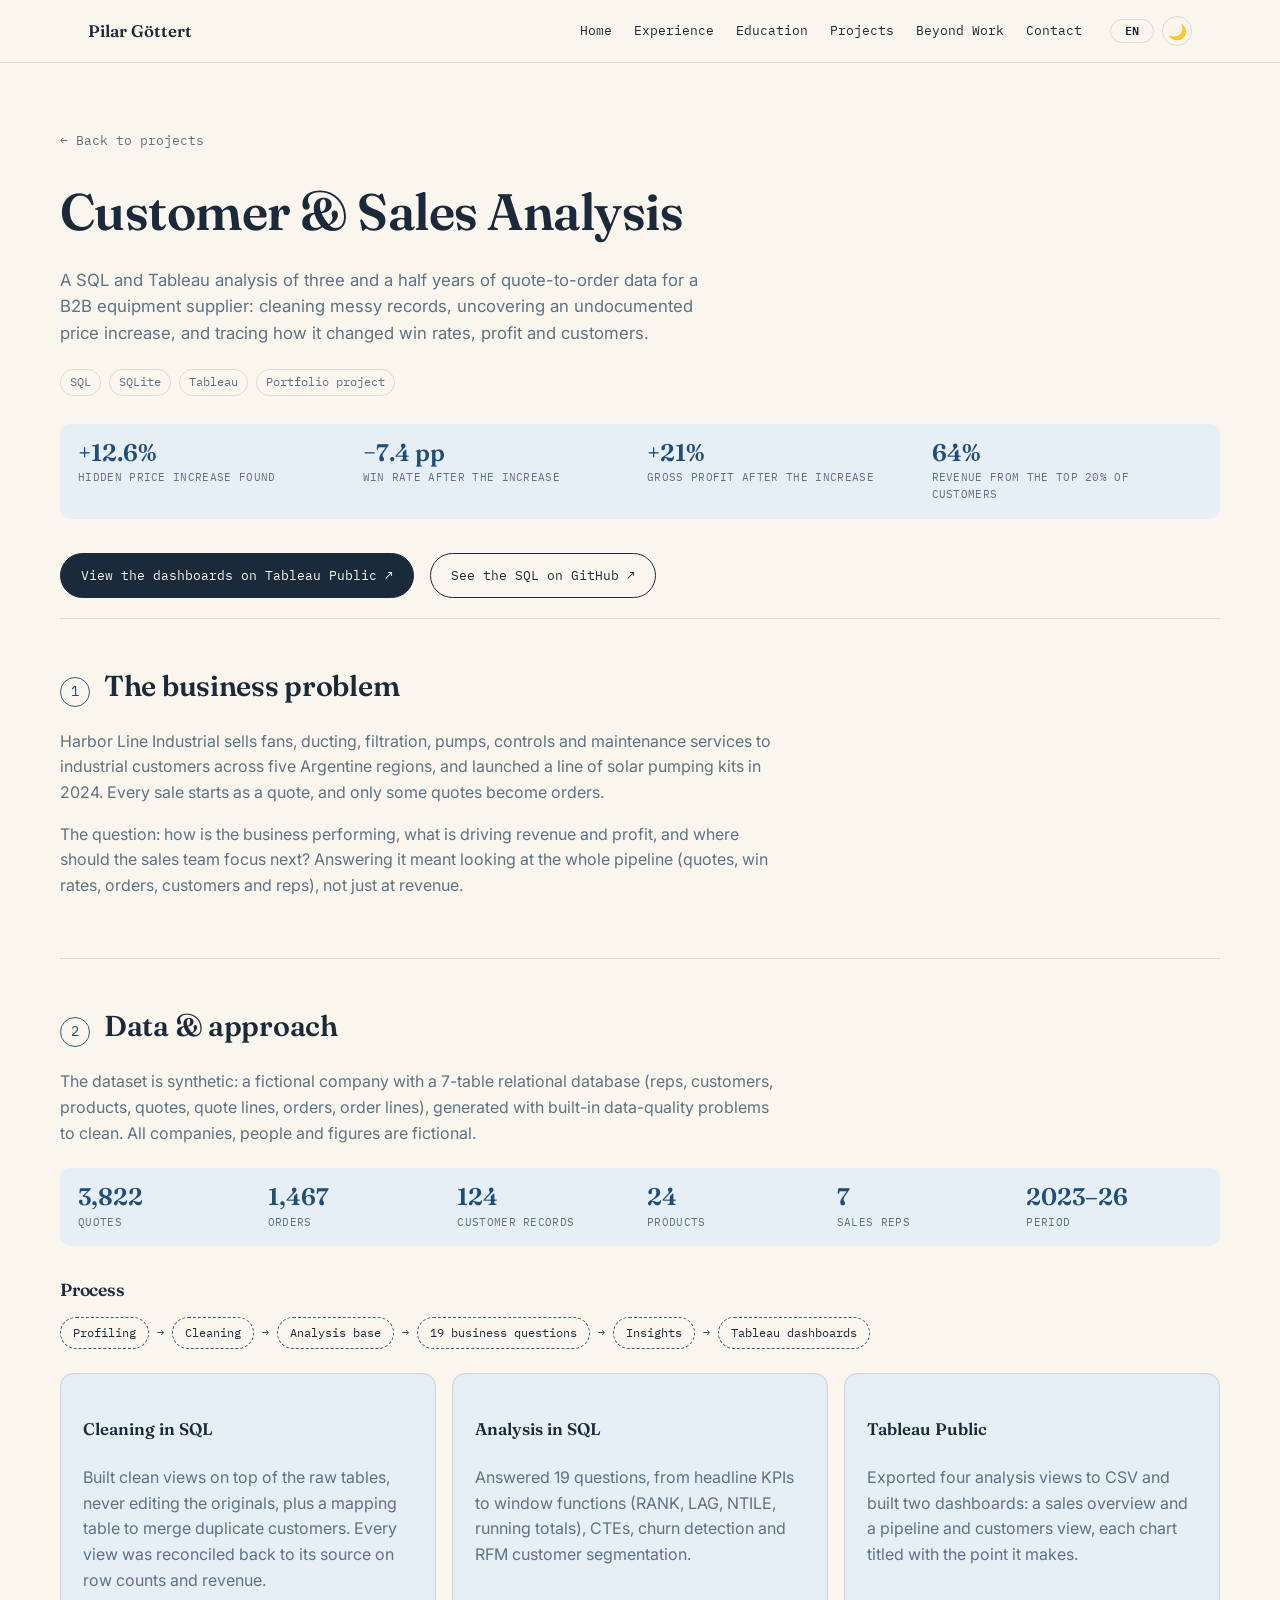
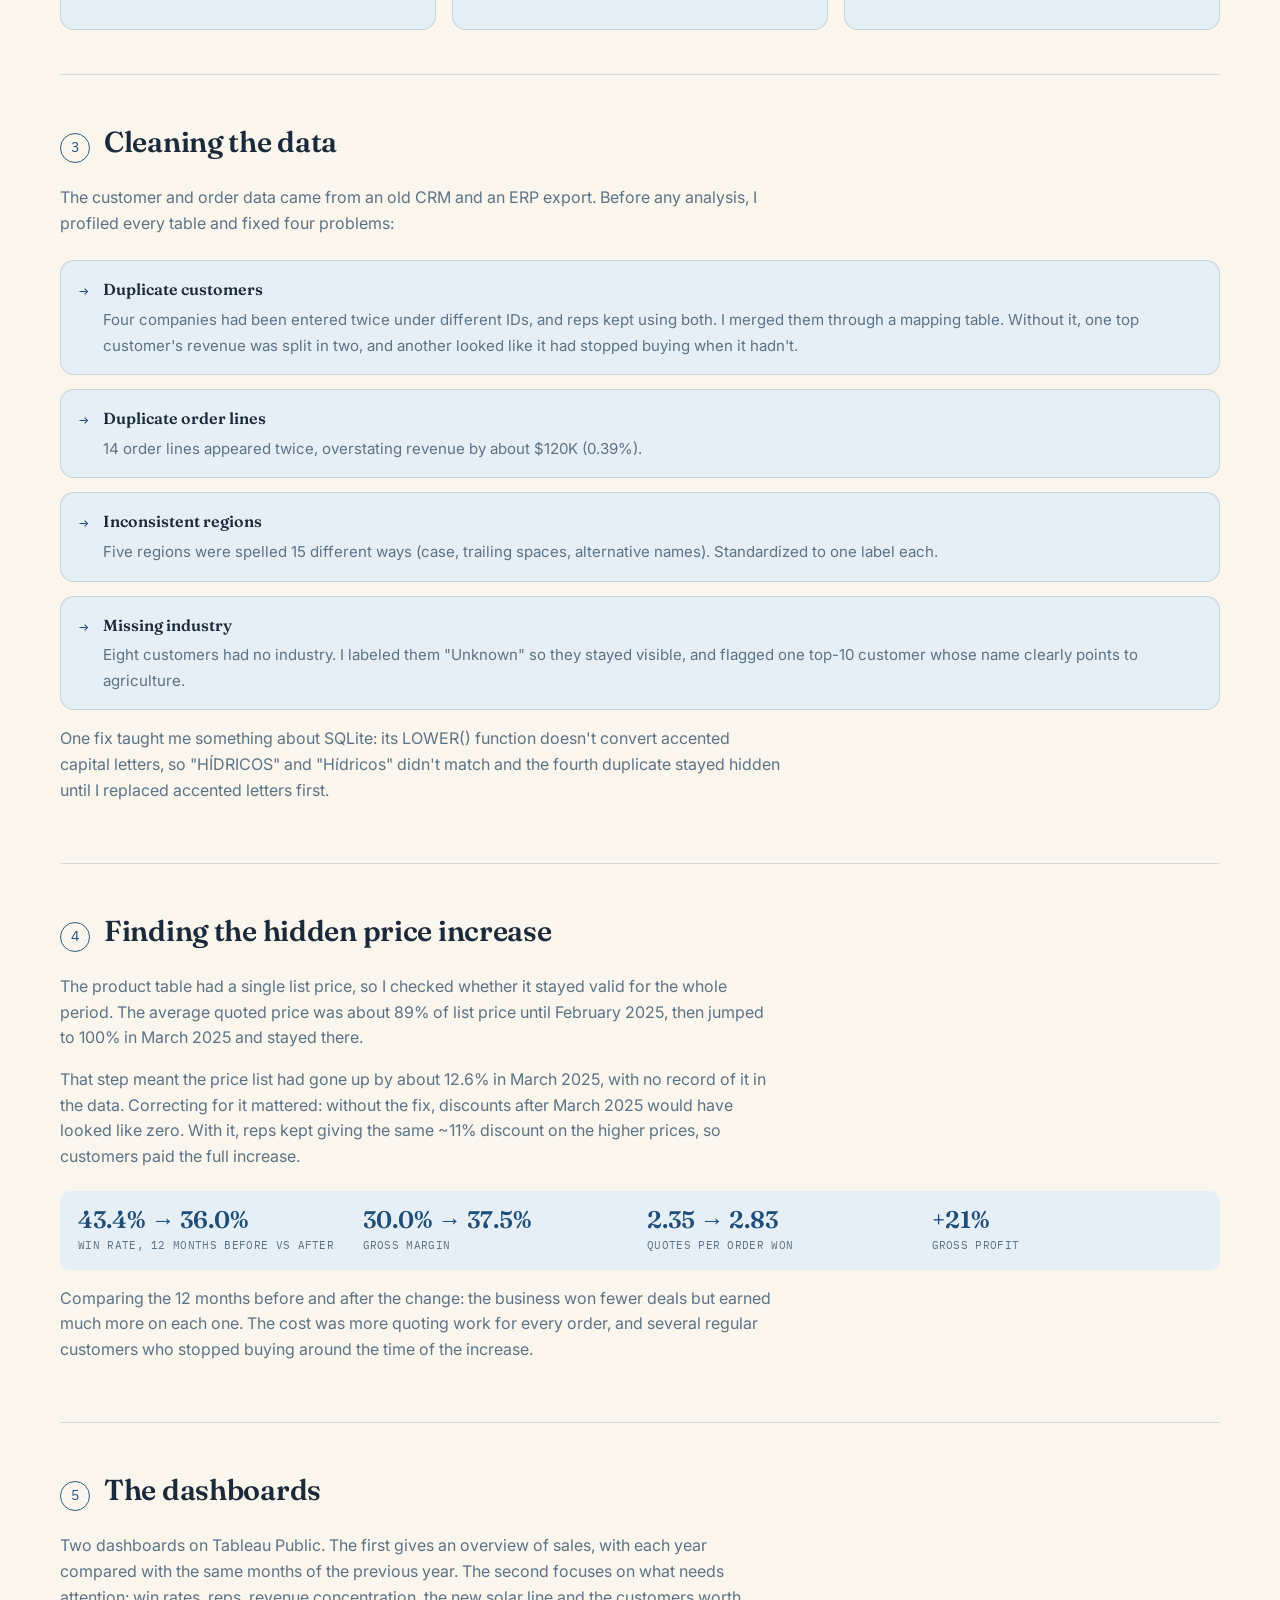
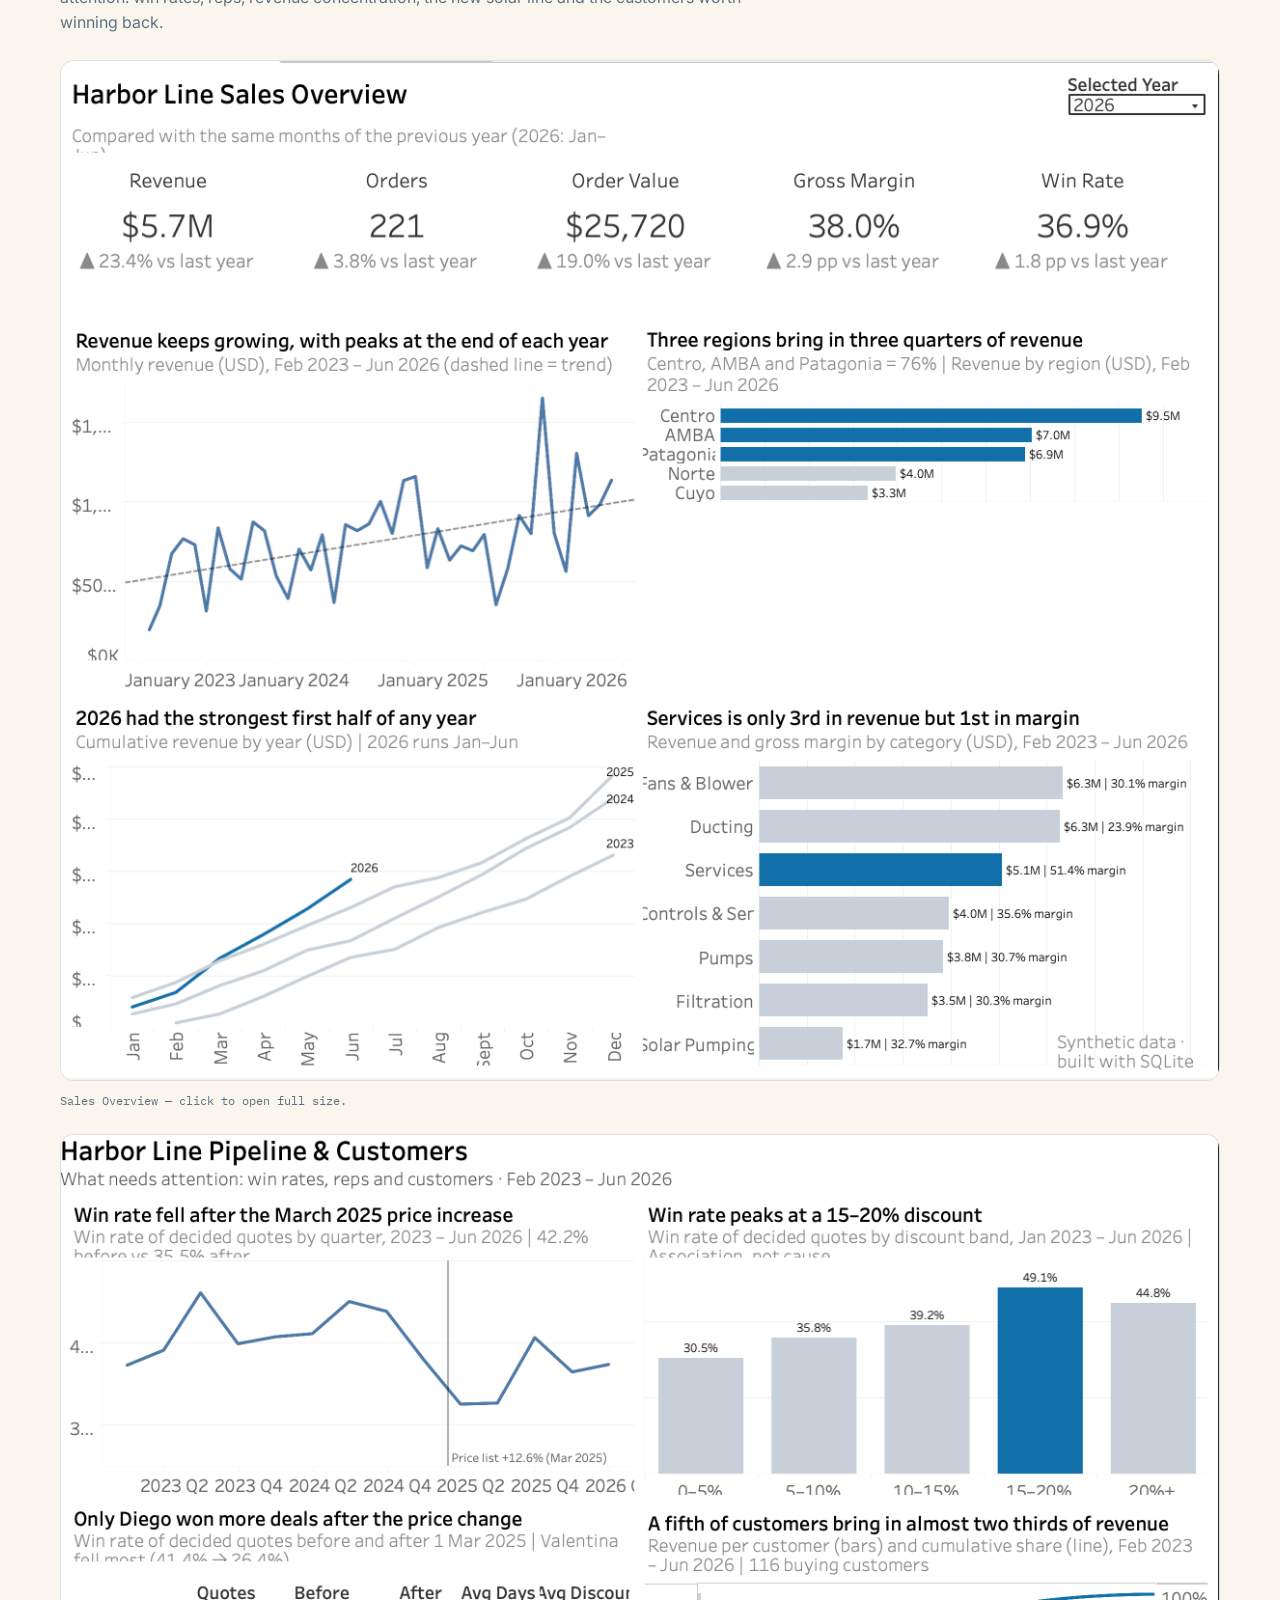
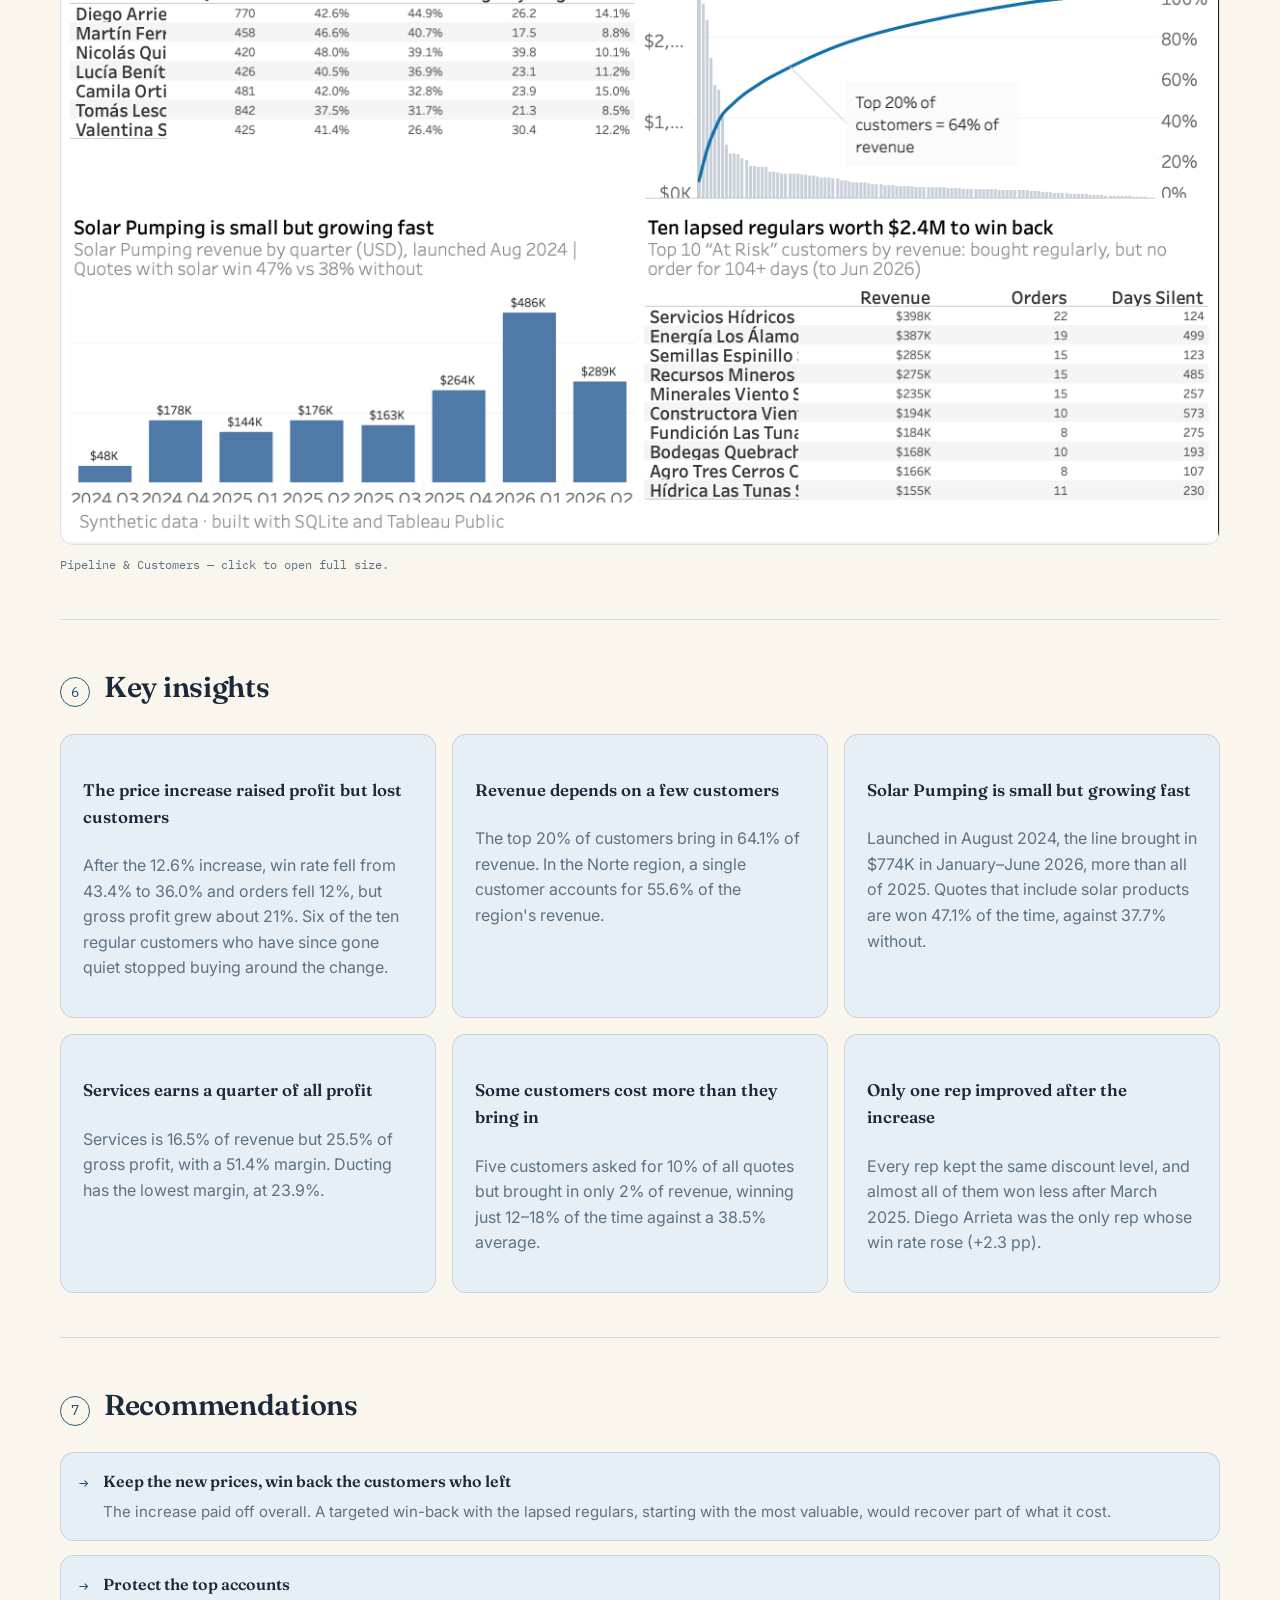
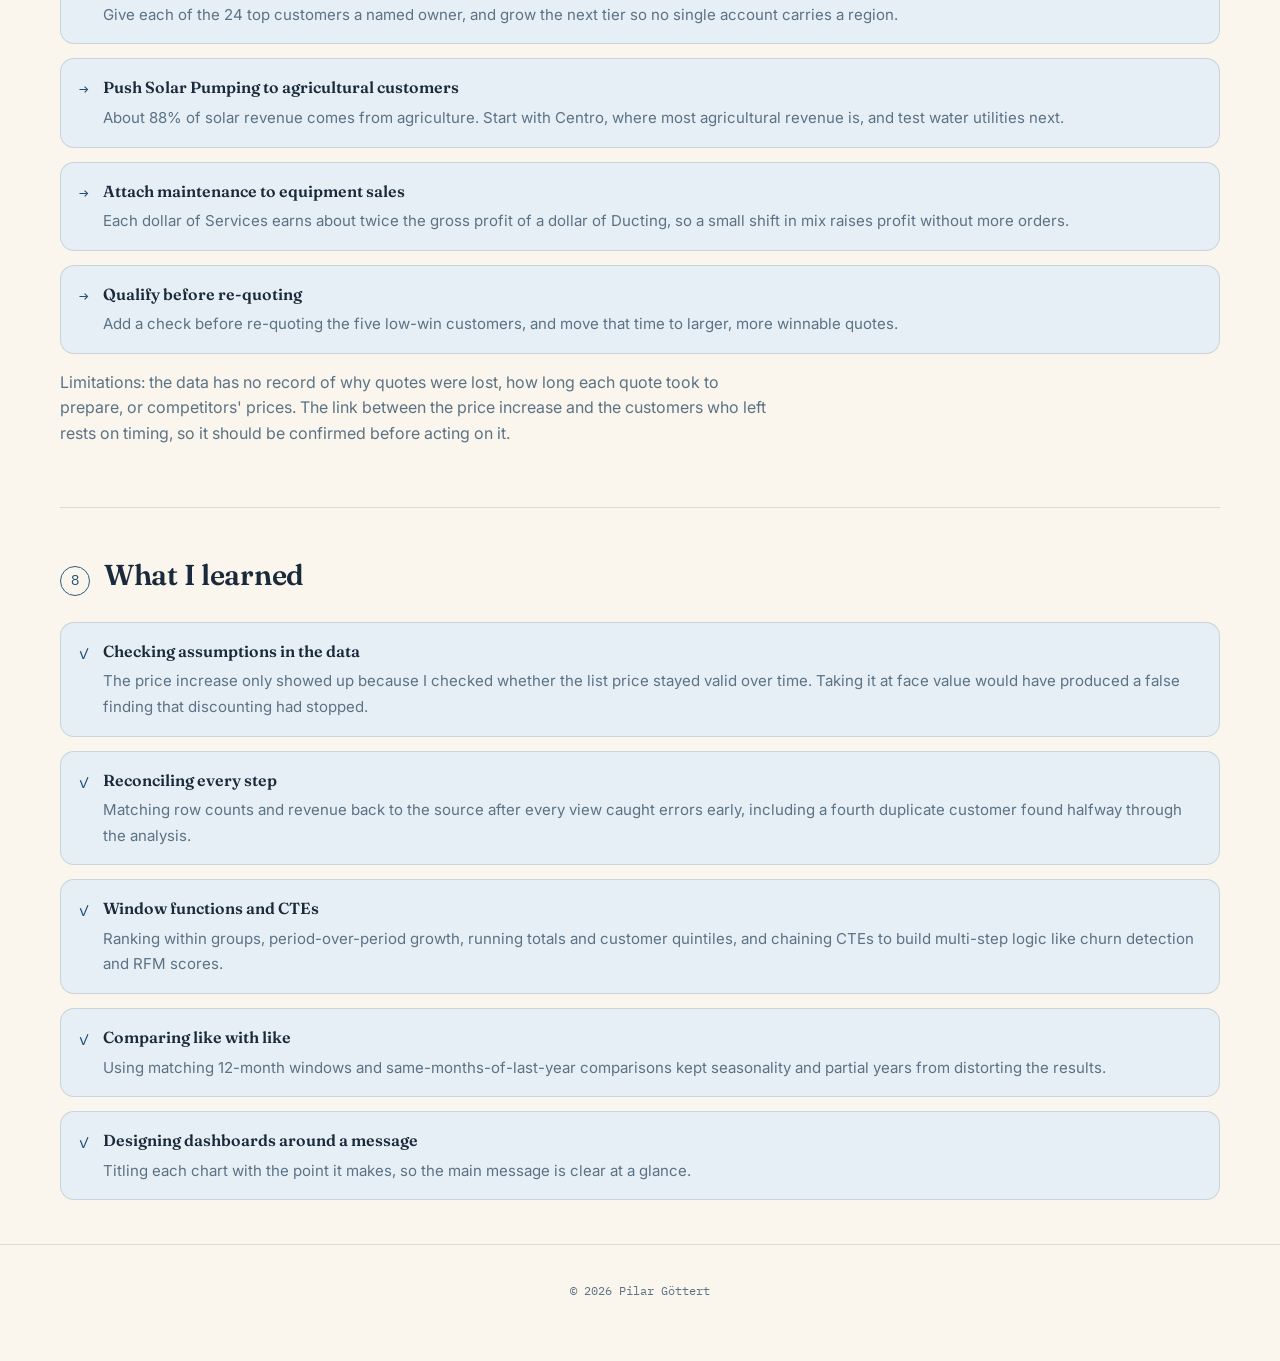
<file: customer-sales-analysis.html>
<!DOCTYPE html>
<html lang="en">
<head>
<meta charset="UTF-8">
<meta name="viewport" content="width=device-width, initial-scale=1.0">
<title>Customer &amp; Sales Analysis — Pilar Göttert</title>
<link rel="preconnect" href="https://fonts.googleapis.com">
<link rel="preconnect" href="https://fonts.gstatic.com" crossorigin>
<link href="https://fonts.googleapis.com/css2?family=Fraunces:ital,opsz,wght@0,9..144,400;0,9..144,600;1,9..144,500&family=Inter:wght@400;500;600&family=IBM+Plex+Mono:wght@400;500&display=swap" rel="stylesheet">
<link rel="stylesheet" href="assets/theme.css">
<script>(function(){var t=localStorage.getItem('theme')||'light';document.documentElement.setAttribute('data-theme',t);})();</script>
</head>
<body class="page-sales-analysis">

<nav class="topnav">
  <div class="wrap">
    <a class="brand" href="index.html">Pilar Göttert</a>
    <ul>
      <li><a href="index.html" data-en="Home" data-es="Inicio">Home</a></li>
      <li><a href="experience.html" data-en="Experience" data-es="Experiencia">Experience</a></li>
      <li><a href="education.html" data-en="Education" data-es="Educación">Education</a></li>
      <li><a href="projects.html" data-en="Projects" data-es="Proyectos">Projects</a></li>
      <li><a href="beyond-work.html" data-en="Beyond Work" data-es="Más allá del trabajo">Beyond Work</a></li>
      <li><a href="index.html#contact" data-en="Contact" data-es="Contacto">Contact</a></li>
      <li class="nav-toggles">
        <button class="toggle-btn lang-toggle" aria-label="Switch language" type="button"><span class="lang-current">EN</span></button>
        <button class="toggle-btn theme-toggle" aria-label="Toggle dark mode" type="button">
          <span class="icon-moon">🌙</span><span class="icon-sun">☀️</span>
        </button>
      </li>
    </ul>
  </div>
</nav>

<header class="wrap page-head">
  <a class="back-link" href="projects.html" data-en="← Back to projects" data-es="← Volver a proyectos">← Back to projects</a>
  <h1 class="page-title" data-en="Customer &amp; Sales Analysis" data-es="Análisis de Clientes y Ventas">Customer &amp; Sales Analysis</h1>
  <p class="page-sub" data-en="A SQL and Tableau analysis of three and a half years of quote-to-order data for a B2B equipment supplier: cleaning messy records, uncovering an undocumented price increase, and tracing how it changed win rates, profit and customers." data-es="Un análisis en SQL y Tableau de tres años y medio de datos de cotizaciones y pedidos de un proveedor B2B de equipos: limpieza de registros desprolijos, detección de un aumento de precios no documentado y su efecto en el win rate, la ganancia y los clientes.">A SQL and Tableau analysis of three and a half years of quote-to-order data for a B2B equipment supplier: cleaning messy records, uncovering an undocumented price increase, and tracing how it changed win rates, profit and customers.</p>
  <div class="meta-row">
    <span>SQL</span>
    <span>SQLite</span>
    <span>Tableau</span>
    <span data-en="Portfolio project" data-es="Proyecto de portfolio">Portfolio project</span>
  </div>

  <div class="role-stats headline-stats">
    <div><div class="num">+12.6%</div><div class="lbl" data-en="Hidden price increase found" data-es="Aumento de precios oculto detectado">Hidden price increase found</div></div>
    <div><div class="num">−7.4 pp</div><div class="lbl" data-en="Win rate after the increase" data-es="Win rate después del aumento">Win rate after the increase</div></div>
    <div><div class="num">+21%</div><div class="lbl" data-en="Gross profit after the increase" data-es="Ganancia bruta después del aumento">Gross profit after the increase</div></div>
    <div><div class="num">64%</div><div class="lbl" data-en="Revenue from the top 20% of customers" data-es="Ingresos del 20% de clientes más grandes">Revenue from the top 20% of customers</div></div>
  </div>

  <div class="hero-links">
    <a class="btn primary" href="https://public.tableau.com/app/profile/pilar.gottert/viz/HarborLineSalesDashboard/Dashboard1-SalesOverview" target="_blank" rel="noopener" data-en="View the dashboards on Tableau Public ↗" data-es="Ver los dashboards en Tableau Public ↗">View the dashboards on Tableau Public ↗</a>
    <a class="btn ghost" href="https://github.com/pilargottert/customer-sales-analysis" target="_blank" rel="noopener" data-en="See the SQL on GitHub ↗" data-es="Ver el SQL en GitHub ↗">See the SQL on GitHub ↗</a>
  </div>
</header>

<!-- 1. The business problem -->
<section class="wrap case">
  <div class="case-head">
    <span class="case-num">1</span>
    <h2 data-en="The business problem" data-es="El problema de negocio">The business problem</h2>
  </div>
  <p data-en="Harbor Line Industrial sells fans, ducting, filtration, pumps, controls and maintenance services to industrial customers across five Argentine regions, and launched a line of solar pumping kits in 2024. Every sale starts as a quote, and only some quotes become orders." data-es="Harbor Line Industrial vende ventiladores, ductos, filtración, bombas, controles y servicios de mantenimiento a clientes industriales en cinco regiones de Argentina, y en 2024 lanzó una línea de kits de bombeo solar. Cada venta empieza con una cotización, y solo algunas cotizaciones se convierten en pedidos.">Harbor Line Industrial sells fans, ducting, filtration, pumps, controls and maintenance services to industrial customers across five Argentine regions, and launched a line of solar pumping kits in 2024. Every sale starts as a quote, and only some quotes become orders.</p>
  <p data-en="The question: how is the business performing, what is driving revenue and profit, and where should the sales team focus next? Answering it meant looking at the whole pipeline (quotes, win rates, orders, customers and reps), not just at revenue." data-es="La pregunta: ¿cómo le está yendo al negocio, qué impulsa los ingresos y la ganancia, y dónde debería enfocarse el equipo comercial? Para responderla había que mirar todo el proceso (cotizaciones, win rate, pedidos, clientes y vendedores), no solo los ingresos.">The question: how is the business performing, what is driving revenue and profit, and where should the sales team focus next? Answering it meant looking at the whole pipeline (quotes, win rates, orders, customers and reps), not just at revenue.</p>
</section>

<!-- 2. Data & approach -->
<section class="wrap case">
  <div class="case-head">
    <span class="case-num">2</span>
    <h2 data-en="Data &amp; approach" data-es="Datos y enfoque">Data &amp; approach</h2>
  </div>
  <p data-en="The dataset is synthetic: a fictional company with a 7-table relational database (reps, customers, products, quotes, quote lines, orders, order lines), generated with built-in data-quality problems to clean. All companies, people and figures are fictional." data-es="El conjunto de datos es sintético: una empresa ficticia con una base de datos relacional de 7 tablas (vendedores, clientes, productos, cotizaciones, ítems de cotización, pedidos e ítems de pedido), generada con problemas de calidad de datos para limpiar. Todas las empresas, personas y cifras son ficticias.">The dataset is synthetic: a fictional company with a 7-table relational database (reps, customers, products, quotes, quote lines, orders, order lines), generated with built-in data-quality problems to clean. All companies, people and figures are fictional.</p>
  <div class="role-stats">
      <div><div class="num">3,822</div><div class="lbl" data-en="Quotes" data-es="Cotizaciones">Quotes</div></div>
      <div><div class="num">1,467</div><div class="lbl" data-en="Orders" data-es="Pedidos">Orders</div></div>
      <div><div class="num">124</div><div class="lbl" data-en="Customer records" data-es="Registros de clientes">Customer records</div></div>
      <div><div class="num">24</div><div class="lbl" data-en="Products" data-es="Productos">Products</div></div>
      <div><div class="num">7</div><div class="lbl" data-en="Sales reps" data-es="Vendedores">Sales reps</div></div>
      <div><div class="num">2023–26</div><div class="lbl" data-en="Period" data-es="Período">Period</div></div>
    </div>
  <h3 class="sub-h" data-en="Process" data-es="Proceso">Process</h3>
  <div class="flow">
    <span data-en="Profiling" data-es="Exploración">Profiling</span><span class="arrow">→</span><span data-en="Cleaning" data-es="Limpieza">Cleaning</span><span class="arrow">→</span><span data-en="Analysis base" data-es="Base de análisis">Analysis base</span><span class="arrow">→</span><span data-en="19 business questions" data-es="19 preguntas de negocio">19 business questions</span><span class="arrow">→</span><span data-en="Insights" data-es="Hallazgos">Insights</span><span class="arrow">→</span><span data-en="Tableau dashboards" data-es="Dashboards en Tableau">Tableau dashboards</span>
  </div>
  <div class="feature-grid">
      <div class="feature">
      <h4 data-en="Cleaning in SQL" data-es="Limpieza en SQL">Cleaning in SQL</h4>
      <p data-en="Built clean views on top of the raw tables, never editing the originals, plus a mapping table to merge duplicate customers. Every view was reconciled back to its source on row counts and revenue." data-es="Armé vistas limpias sobre las tablas originales, sin modificarlas nunca, y una tabla de mapeo para unificar clientes duplicados. Cada vista se concilió con su fuente en cantidad de filas e ingresos.">Built clean views on top of the raw tables, never editing the originals, plus a mapping table to merge duplicate customers. Every view was reconciled back to its source on row counts and revenue.</p>
    </div>
      <div class="feature">
      <h4 data-en="Analysis in SQL" data-es="Análisis en SQL">Analysis in SQL</h4>
      <p data-en="Answered 19 questions, from headline KPIs to window functions (RANK, LAG, NTILE, running totals), CTEs, churn detection and RFM customer segmentation." data-es="Respondí 19 preguntas, desde los KPIs principales hasta funciones de ventana (RANK, LAG, NTILE, acumulados), CTEs, detección de clientes perdidos y segmentación RFM.">Answered 19 questions, from headline KPIs to window functions (RANK, LAG, NTILE, running totals), CTEs, churn detection and RFM customer segmentation.</p>
    </div>
      <div class="feature">
      <h4 data-en="Tableau Public" data-es="Tableau Public">Tableau Public</h4>
      <p data-en="Exported four analysis views to CSV and built two dashboards: a sales overview and a pipeline and customers view, each chart titled with the point it makes." data-es="Exporté cuatro vistas de análisis a CSV y armé dos dashboards: uno de resumen de ventas y otro de pipeline y clientes, cada gráfico con un título que dice qué muestra.">Exported four analysis views to CSV and built two dashboards: a sales overview and a pipeline and customers view, each chart titled with the point it makes.</p>
    </div>
    </div>
</section>

<!-- 3. Cleaning the data -->
<section class="wrap case">
  <div class="case-head">
    <span class="case-num">3</span>
    <h2 data-en="Cleaning the data" data-es="Limpieza de datos">Cleaning the data</h2>
  </div>
  <p data-en="The customer and order data came from an old CRM and an ERP export. Before any analysis, I profiled every table and fixed four problems:" data-es="Los datos de clientes y pedidos venían de un CRM viejo y de una exportación del ERP. Antes de analizar, revisé cada tabla y corregí cuatro problemas:">The customer and order data came from an old CRM and an ERP export. Before any analysis, I profiled every table and fixed four problems:</p>
  <ul class="outcome-list">
      <li>
      <span class="check">→</span>
      <div>
        <strong data-en="Duplicate customers" data-es="Clientes duplicados">Duplicate customers</strong>
        <span class="body" data-en="Four companies had been entered twice under different IDs, and reps kept using both. I merged them through a mapping table. Without it, one top customer&#x27;s revenue was split in two, and another looked like it had stopped buying when it hadn&#x27;t." data-es="Cuatro empresas estaban cargadas dos veces con IDs distintos, y los vendedores seguían usando ambos. Las unifiqué con una tabla de mapeo. Sin ella, los ingresos de un cliente importante quedaban partidos en dos, y otro parecía haber dejado de comprar cuando no era así.">Four companies had been entered twice under different IDs, and reps kept using both. I merged them through a mapping table. Without it, one top customer&#x27;s revenue was split in two, and another looked like it had stopped buying when it hadn&#x27;t.</span>
      </div>
    </li>
      <li>
      <span class="check">→</span>
      <div>
        <strong data-en="Duplicate order lines" data-es="Líneas de pedido duplicadas">Duplicate order lines</strong>
        <span class="body" data-en="14 order lines appeared twice, overstating revenue by about $120K (0.39%)." data-es="14 líneas de pedido aparecían dos veces e inflaban los ingresos en unos $120K (0,39%).">14 order lines appeared twice, overstating revenue by about $120K (0.39%).</span>
      </div>
    </li>
      <li>
      <span class="check">→</span>
      <div>
        <strong data-en="Inconsistent regions" data-es="Regiones inconsistentes">Inconsistent regions</strong>
        <span class="body" data-en="Five regions were spelled 15 different ways (case, trailing spaces, alternative names). Standardized to one label each." data-es="Cinco regiones estaban escritas de 15 formas distintas (mayúsculas, espacios, nombres alternativos). Las unifiqué con una sola etiqueta cada una.">Five regions were spelled 15 different ways (case, trailing spaces, alternative names). Standardized to one label each.</span>
      </div>
    </li>
      <li>
      <span class="check">→</span>
      <div>
        <strong data-en="Missing industry" data-es="Industria faltante">Missing industry</strong>
        <span class="body" data-en="Eight customers had no industry. I labeled them &quot;Unknown&quot; so they stayed visible, and flagged one top-10 customer whose name clearly points to agriculture." data-es="Ocho clientes no tenían industria. Los etiqueté como &quot;Desconocida&quot; para que siguieran visibles, y marqué a un cliente del top 10 cuyo nombre indica claramente que es del agro.">Eight customers had no industry. I labeled them &quot;Unknown&quot; so they stayed visible, and flagged one top-10 customer whose name clearly points to agriculture.</span>
      </div>
    </li>
    </ul>
  <p data-en="One fix taught me something about SQLite: its LOWER() function doesn&#x27;t convert accented capital letters, so &quot;HÍDRICOS&quot; and &quot;Hídricos&quot; didn&#x27;t match and the fourth duplicate stayed hidden until I replaced accented letters first." data-es="Una de las correcciones me enseñó algo sobre SQLite: su función LOWER() no convierte mayúsculas con tilde, así que &quot;HÍDRICOS&quot; e &quot;Hídricos&quot; no coincidían, y el cuarto duplicado quedó oculto hasta que reemplacé primero las letras acentuadas.">One fix taught me something about SQLite: its LOWER() function doesn&#x27;t convert accented capital letters, so &quot;HÍDRICOS&quot; and &quot;Hídricos&quot; didn&#x27;t match and the fourth duplicate stayed hidden until I replaced accented letters first.</p>
</section>

<!-- 4. Finding the hidden price increase -->
<section class="wrap case">
  <div class="case-head">
    <span class="case-num">4</span>
    <h2 data-en="Finding the hidden price increase" data-es="El aumento de precios oculto">Finding the hidden price increase</h2>
  </div>
  <p data-en="The product table had a single list price, so I checked whether it stayed valid for the whole period. The average quoted price was about 89% of list price until February 2025, then jumped to 100% in March 2025 and stayed there." data-es="La tabla de productos tenía un único precio de lista, así que revisé si seguía siendo válido durante todo el período. El precio cotizado promedio era cerca del 89% del precio de lista hasta febrero de 2025, y en marzo de 2025 saltó al 100% y se mantuvo ahí.">The product table had a single list price, so I checked whether it stayed valid for the whole period. The average quoted price was about 89% of list price until February 2025, then jumped to 100% in March 2025 and stayed there.</p>
  <p data-en="That step meant the price list had gone up by about 12.6% in March 2025, with no record of it in the data. Correcting for it mattered: without the fix, discounts after March 2025 would have looked like zero. With it, reps kept giving the same ~11% discount on the higher prices, so customers paid the full increase." data-es="Ese salto indicaba que la lista de precios había subido cerca de un 12,6% en marzo de 2025, sin ningún registro en los datos. Corregirlo era importante: sin el ajuste, los descuentos después de marzo de 2025 parecían ser cero. Con el ajuste, se ve que los vendedores siguieron dando el mismo ~11% de descuento sobre precios más altos, así que los clientes pagaron el aumento completo.">That step meant the price list had gone up by about 12.6% in March 2025, with no record of it in the data. Correcting for it mattered: without the fix, discounts after March 2025 would have looked like zero. With it, reps kept giving the same ~11% discount on the higher prices, so customers paid the full increase.</p>
  <div class="role-stats">
      <div><div class="num">43.4% → 36.0%</div><div class="lbl" data-en="Win rate, 12 months before vs after" data-es="Win rate, 12 meses antes vs después">Win rate, 12 months before vs after</div></div>
      <div><div class="num">30.0% → 37.5%</div><div class="lbl" data-en="Gross margin" data-es="Margen bruto">Gross margin</div></div>
      <div><div class="num">2.35 → 2.83</div><div class="lbl" data-en="Quotes per order won" data-es="Cotizaciones por pedido ganado">Quotes per order won</div></div>
      <div><div class="num">+21%</div><div class="lbl" data-en="Gross profit" data-es="Ganancia bruta">Gross profit</div></div>
    </div>
  <p data-en="Comparing the 12 months before and after the change: the business won fewer deals but earned much more on each one. The cost was more quoting work for every order, and several regular customers who stopped buying around the time of the increase." data-es="Comparando los 12 meses antes y después del cambio: la empresa ganó menos negocios pero ganó mucho más en cada uno. El costo fue más trabajo de cotización por cada pedido, y varios clientes habituales que dejaron de comprar alrededor del aumento.">Comparing the 12 months before and after the change: the business won fewer deals but earned much more on each one. The cost was more quoting work for every order, and several regular customers who stopped buying around the time of the increase.</p>
</section>

<!-- 5. The dashboards -->
<section class="wrap case">
  <div class="case-head">
    <span class="case-num">5</span>
    <h2 data-en="The dashboards" data-es="Los dashboards">The dashboards</h2>
  </div>
  <p data-en="Two dashboards on Tableau Public. The first gives an overview of sales, with each year compared with the same months of the previous year. The second focuses on what needs attention: win rates, reps, revenue concentration, the new solar line and the customers worth winning back." data-es="Dos dashboards en Tableau Public. El primero da una vista general de las ventas, comparando cada año con los mismos meses del año anterior. El segundo se enfoca en lo que requiere atención: win rate, vendedores, concentración de ingresos, la nueva línea solar y los clientes que vale la pena recuperar.">Two dashboards on Tableau Public. The first gives an overview of sales, with each year compared with the same months of the previous year. The second focuses on what needs attention: win rates, reps, revenue concentration, the new solar line and the customers worth winning back.</p>
  <figure class="dash-figure">
    <a href="assets/projects/harbor-line-dashboard-1.png" target="_blank" rel="noopener">
      <img src="assets/projects/harbor-line-dashboard-1.png" alt="Tableau dashboard Harbor Line Sales Overview: KPI cards, monthly revenue trend, revenue by region, cumulative revenue by year, and revenue and margin by category" loading="lazy">
    </a>
    <figcaption data-en="Sales Overview — click to open full size." data-es="Resumen de ventas — hacé clic para verlo en tamaño completo.">Sales Overview — click to open full size.</figcaption>
  </figure>
  <figure class="dash-figure">
    <a href="assets/projects/harbor-line-dashboard-2.png" target="_blank" rel="noopener">
      <img src="assets/projects/harbor-line-dashboard-2.png" alt="Tableau dashboard Harbor Line Pipeline &amp; Customers: win rate by quarter, win rate by discount band, rep win rates before and after the price change, revenue concentration, Solar Pumping revenue, and top At Risk customers" loading="lazy">
    </a>
    <figcaption data-en="Pipeline &amp; Customers — click to open full size." data-es="Pipeline y clientes — hacé clic para verlo en tamaño completo.">Pipeline &amp; Customers — click to open full size.</figcaption>
  </figure>
</section>

<!-- 6. Key insights -->
<section class="wrap case">
  <div class="case-head">
    <span class="case-num">6</span>
    <h2 data-en="Key insights" data-es="Hallazgos clave">Key insights</h2>
  </div>
  <div class="feature-grid">
      <div class="feature">
      <h4 data-en="The price increase raised profit but lost customers" data-es="El aumento de precios subió la ganancia pero hizo perder clientes">The price increase raised profit but lost customers</h4>
      <p data-en="After the 12.6% increase, win rate fell from 43.4% to 36.0% and orders fell 12%, but gross profit grew about 21%. Six of the ten regular customers who have since gone quiet stopped buying around the change." data-es="Después del aumento del 12,6%, el win rate bajó de 43,4% a 36,0% y los pedidos cayeron un 12%, pero la ganancia bruta creció cerca de un 21%. Seis de los diez clientes habituales que dejaron de comprar lo hicieron alrededor del cambio.">After the 12.6% increase, win rate fell from 43.4% to 36.0% and orders fell 12%, but gross profit grew about 21%. Six of the ten regular customers who have since gone quiet stopped buying around the change.</p>
    </div>
      <div class="feature">
      <h4 data-en="Revenue depends on a few customers" data-es="Los ingresos dependen de pocos clientes">Revenue depends on a few customers</h4>
      <p data-en="The top 20% of customers bring in 64.1% of revenue. In the Norte region, a single customer accounts for 55.6% of the region&#x27;s revenue." data-es="El 20% de los clientes más grandes aporta el 64,1% de los ingresos. En la región Norte, un solo cliente representa el 55,6% de los ingresos de la región.">The top 20% of customers bring in 64.1% of revenue. In the Norte region, a single customer accounts for 55.6% of the region&#x27;s revenue.</p>
    </div>
      <div class="feature">
      <h4 data-en="Solar Pumping is small but growing fast" data-es="Bombeo Solar es chico pero crece rápido">Solar Pumping is small but growing fast</h4>
      <p data-en="Launched in August 2024, the line brought in $774K in January–June 2026, more than all of 2025. Quotes that include solar products are won 47.1% of the time, against 37.7% without." data-es="Lanzada en agosto de 2024, la línea generó $774K entre enero y junio de 2026, más que en todo 2025. Las cotizaciones que incluyen productos solares se ganan el 47,1% de las veces, contra 37,7% sin ellos.">Launched in August 2024, the line brought in $774K in January–June 2026, more than all of 2025. Quotes that include solar products are won 47.1% of the time, against 37.7% without.</p>
    </div>
      <div class="feature">
      <h4 data-en="Services earns a quarter of all profit" data-es="Servicios genera un cuarto de toda la ganancia">Services earns a quarter of all profit</h4>
      <p data-en="Services is 16.5% of revenue but 25.5% of gross profit, with a 51.4% margin. Ducting has the lowest margin, at 23.9%." data-es="Servicios es el 16,5% de los ingresos pero el 25,5% de la ganancia bruta, con un margen del 51,4%. Ductos tiene el margen más bajo, 23,9%.">Services is 16.5% of revenue but 25.5% of gross profit, with a 51.4% margin. Ducting has the lowest margin, at 23.9%.</p>
    </div>
      <div class="feature">
      <h4 data-en="Some customers cost more than they bring in" data-es="Algunos clientes cuestan más de lo que aportan">Some customers cost more than they bring in</h4>
      <p data-en="Five customers asked for 10% of all quotes but brought in only 2% of revenue, winning just 12–18% of the time against a 38.5% average." data-es="Cinco clientes pidieron el 10% de todas las cotizaciones pero aportaron solo el 2% de los ingresos, con un win rate de 12–18% contra un promedio de 38,5%.">Five customers asked for 10% of all quotes but brought in only 2% of revenue, winning just 12–18% of the time against a 38.5% average.</p>
    </div>
      <div class="feature">
      <h4 data-en="Only one rep improved after the increase" data-es="Solo un vendedor mejoró después del aumento">Only one rep improved after the increase</h4>
      <p data-en="Every rep kept the same discount level, and almost all of them won less after March 2025. Diego Arrieta was the only rep whose win rate rose (+2.3 pp)." data-es="Todos los vendedores mantuvieron el mismo nivel de descuento, y casi todos ganaron menos después de marzo de 2025. Diego Arrieta fue el único cuyo win rate subió (+2,3 pp).">Every rep kept the same discount level, and almost all of them won less after March 2025. Diego Arrieta was the only rep whose win rate rose (+2.3 pp).</p>
    </div>
    </div>
</section>

<!-- 7. Recommendations -->
<section class="wrap case">
  <div class="case-head">
    <span class="case-num">7</span>
    <h2 data-en="Recommendations" data-es="Recomendaciones">Recommendations</h2>
  </div>
  <ul class="outcome-list">
      <li>
      <span class="check">→</span>
      <div>
        <strong data-en="Keep the new prices, win back the customers who left" data-es="Mantener los precios nuevos y recuperar a los clientes que se fueron">Keep the new prices, win back the customers who left</strong>
        <span class="body" data-en="The increase paid off overall. A targeted win-back with the lapsed regulars, starting with the most valuable, would recover part of what it cost." data-es="El aumento compensó en general. Una acción dirigida a recuperar a los clientes habituales que se fueron, empezando por los más valiosos, recuperaría parte de lo que costó.">The increase paid off overall. A targeted win-back with the lapsed regulars, starting with the most valuable, would recover part of what it cost.</span>
      </div>
    </li>
      <li>
      <span class="check">→</span>
      <div>
        <strong data-en="Protect the top accounts" data-es="Proteger las cuentas principales">Protect the top accounts</strong>
        <span class="body" data-en="Give each of the 24 top customers a named owner, and grow the next tier so no single account carries a region." data-es="Asignar un responsable a cada uno de los 24 clientes principales, y hacer crecer al siguiente grupo para que ninguna región dependa de una sola cuenta.">Give each of the 24 top customers a named owner, and grow the next tier so no single account carries a region.</span>
      </div>
    </li>
      <li>
      <span class="check">→</span>
      <div>
        <strong data-en="Push Solar Pumping to agricultural customers" data-es="Ofrecer Bombeo Solar a clientes del agro">Push Solar Pumping to agricultural customers</strong>
        <span class="body" data-en="About 88% of solar revenue comes from agriculture. Start with Centro, where most agricultural revenue is, and test water utilities next." data-es="Cerca del 88% de los ingresos solares viene del agro. Empezar por Centro, donde está la mayor parte de los ingresos del agro, y probar después con empresas de agua.">About 88% of solar revenue comes from agriculture. Start with Centro, where most agricultural revenue is, and test water utilities next.</span>
      </div>
    </li>
      <li>
      <span class="check">→</span>
      <div>
        <strong data-en="Attach maintenance to equipment sales" data-es="Sumar mantenimiento a las ventas de equipos">Attach maintenance to equipment sales</strong>
        <span class="body" data-en="Each dollar of Services earns about twice the gross profit of a dollar of Ducting, so a small shift in mix raises profit without more orders." data-es="Cada dólar de Servicios deja cerca del doble de ganancia bruta que un dólar de Ductos, así que un pequeño cambio en el mix sube la ganancia sin necesitar más pedidos.">Each dollar of Services earns about twice the gross profit of a dollar of Ducting, so a small shift in mix raises profit without more orders.</span>
      </div>
    </li>
      <li>
      <span class="check">→</span>
      <div>
        <strong data-en="Qualify before re-quoting" data-es="Calificar antes de volver a cotizar">Qualify before re-quoting</strong>
        <span class="body" data-en="Add a check before re-quoting the five low-win customers, and move that time to larger, more winnable quotes." data-es="Agregar un paso de validación antes de volver a cotizarles a los cinco clientes con bajo win rate, y usar ese tiempo en cotizaciones más grandes y con más chances de ganarse.">Add a check before re-quoting the five low-win customers, and move that time to larger, more winnable quotes.</span>
      </div>
    </li>
    </ul>
  <p data-en="Limitations: the data has no record of why quotes were lost, how long each quote took to prepare, or competitors&#x27; prices. The link between the price increase and the customers who left rests on timing, so it should be confirmed before acting on it." data-es="Limitaciones: los datos no registran por qué se perdieron las cotizaciones, cuánto tiempo llevó preparar cada una, ni los precios de la competencia. La relación entre el aumento de precios y los clientes que se fueron se basa en la coincidencia en el tiempo, así que habría que confirmarla antes de actuar.">Limitations: the data has no record of why quotes were lost, how long each quote took to prepare, or competitors&#x27; prices. The link between the price increase and the customers who left rests on timing, so it should be confirmed before acting on it.</p>
</section>

<!-- 8. What I learned -->
<section class="wrap case">
  <div class="case-head">
    <span class="case-num">8</span>
    <h2 data-en="What I learned" data-es="Lo que aprendí">What I learned</h2>
  </div>
  <ul class="outcome-list">
      <li>
      <span class="check">✓</span>
      <div>
        <strong data-en="Checking assumptions in the data" data-es="Cuestionar los supuestos de los datos">Checking assumptions in the data</strong>
        <span class="body" data-en="The price increase only showed up because I checked whether the list price stayed valid over time. Taking it at face value would have produced a false finding that discounting had stopped." data-es="El aumento de precios apareció solo porque revisé si el precio de lista seguía siendo válido en el tiempo. Tomarlo como estaba habría llevado a una conclusión falsa: que se habían dejado de dar descuentos.">The price increase only showed up because I checked whether the list price stayed valid over time. Taking it at face value would have produced a false finding that discounting had stopped.</span>
      </div>
    </li>
      <li>
      <span class="check">✓</span>
      <div>
        <strong data-en="Reconciling every step" data-es="Conciliar cada paso">Reconciling every step</strong>
        <span class="body" data-en="Matching row counts and revenue back to the source after every view caught errors early, including a fourth duplicate customer found halfway through the analysis." data-es="Comparar la cantidad de filas y los ingresos con la fuente después de cada vista permitió detectar errores temprano, incluido un cuarto cliente duplicado que encontré a mitad del análisis.">Matching row counts and revenue back to the source after every view caught errors early, including a fourth duplicate customer found halfway through the analysis.</span>
      </div>
    </li>
      <li>
      <span class="check">✓</span>
      <div>
        <strong data-en="Window functions and CTEs" data-es="Funciones de ventana y CTEs">Window functions and CTEs</strong>
        <span class="body" data-en="Ranking within groups, period-over-period growth, running totals and customer quintiles, and chaining CTEs to build multi-step logic like churn detection and RFM scores." data-es="Rankings dentro de grupos, crecimiento entre períodos, acumulados y quintiles de clientes, y encadenar CTEs para armar lógica de varios pasos como la detección de clientes perdidos y los puntajes RFM.">Ranking within groups, period-over-period growth, running totals and customer quintiles, and chaining CTEs to build multi-step logic like churn detection and RFM scores.</span>
      </div>
    </li>
      <li>
      <span class="check">✓</span>
      <div>
        <strong data-en="Comparing like with like" data-es="Comparar lo comparable">Comparing like with like</strong>
        <span class="body" data-en="Using matching 12-month windows and same-months-of-last-year comparisons kept seasonality and partial years from distorting the results." data-es="Usar períodos equivalentes de 12 meses y comparar con los mismos meses del año anterior evitó que la estacionalidad y los años incompletos distorsionaran los resultados.">Using matching 12-month windows and same-months-of-last-year comparisons kept seasonality and partial years from distorting the results.</span>
      </div>
    </li>
      <li>
      <span class="check">✓</span>
      <div>
        <strong data-en="Designing dashboards around a message" data-es="Diseñar dashboards alrededor de un mensaje">Designing dashboards around a message</strong>
        <span class="body" data-en="Titling each chart with the point it makes, so the main message is clear at a glance." data-es="Ponerle a cada gráfico un título con lo que muestra, para que el mensaje principal se entienda de un vistazo.">Titling each chart with the point it makes, so the main message is clear at a glance.</span>
      </div>
    </li>
    </ul>
</section>
<footer>
  © <span id="year"></span> Pilar Göttert
</footer>
<script src="assets/theme.js"></script>
</body>
</html>
</file>
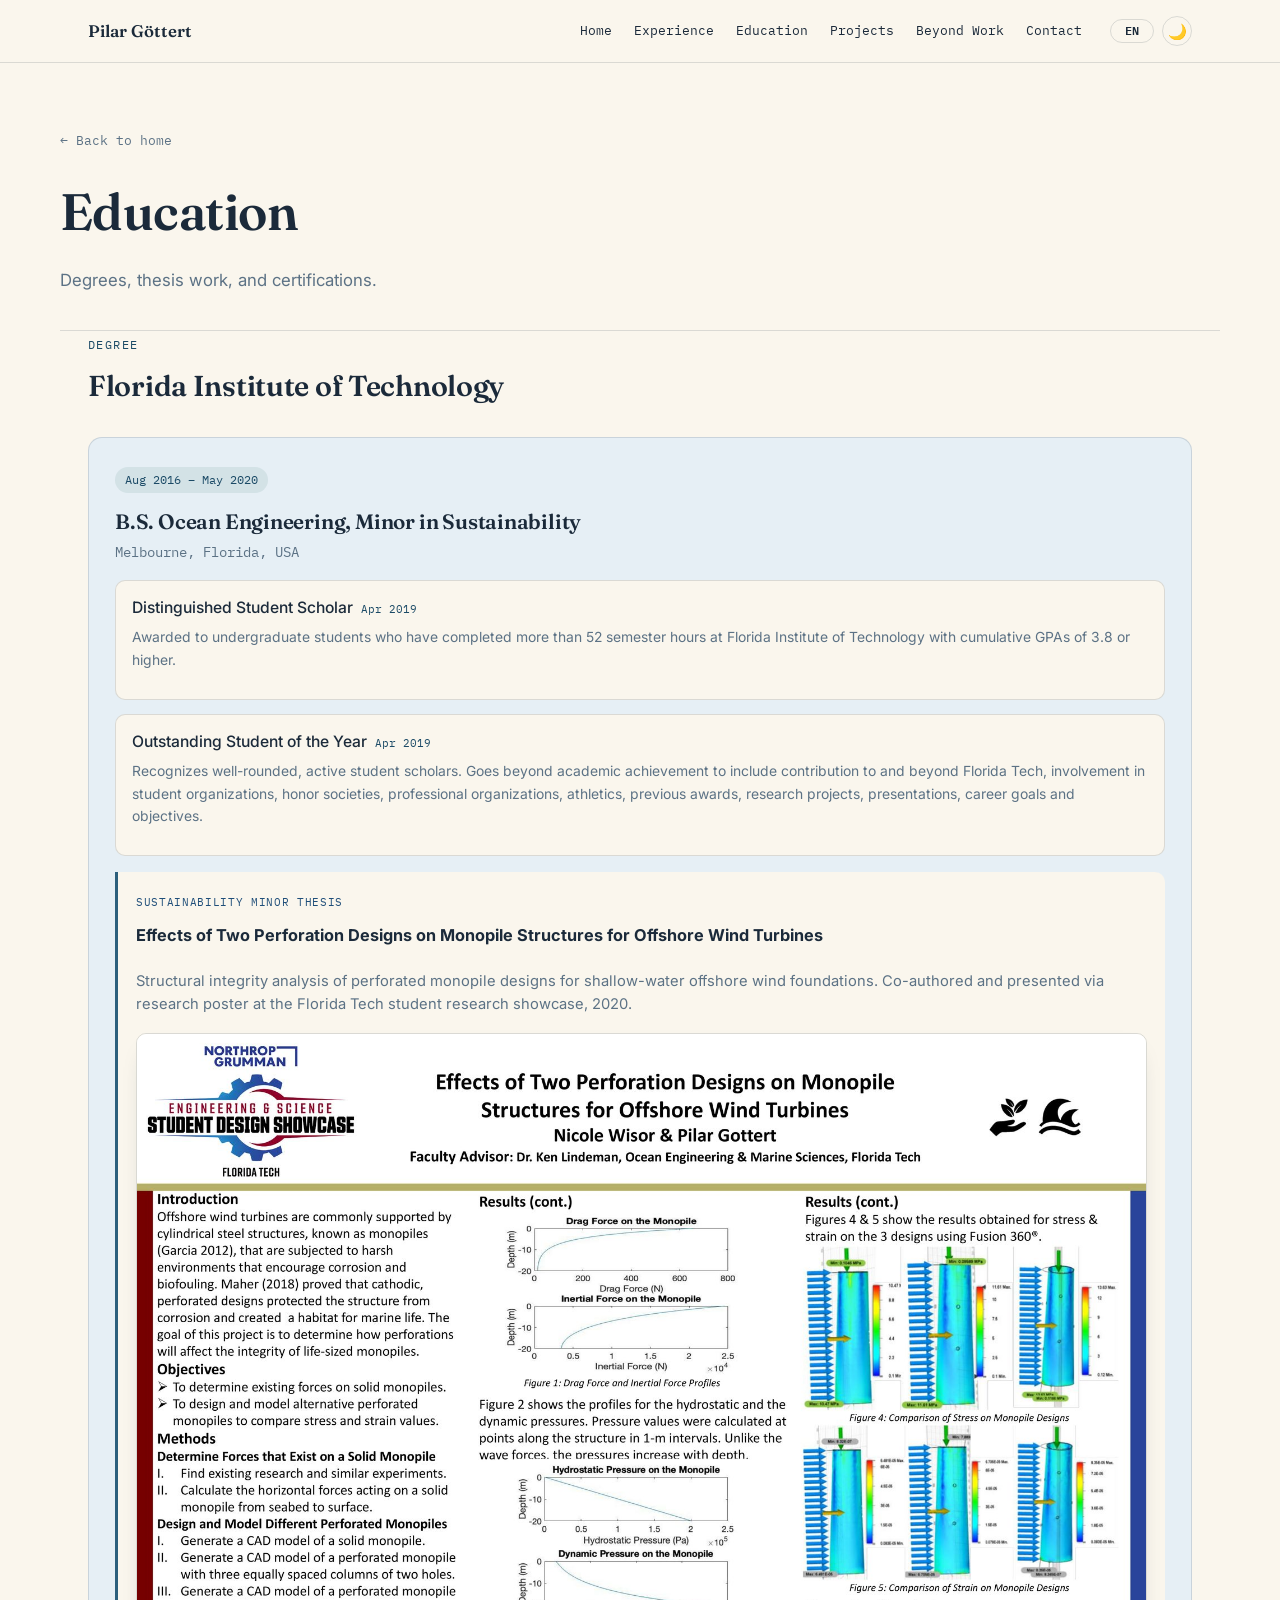
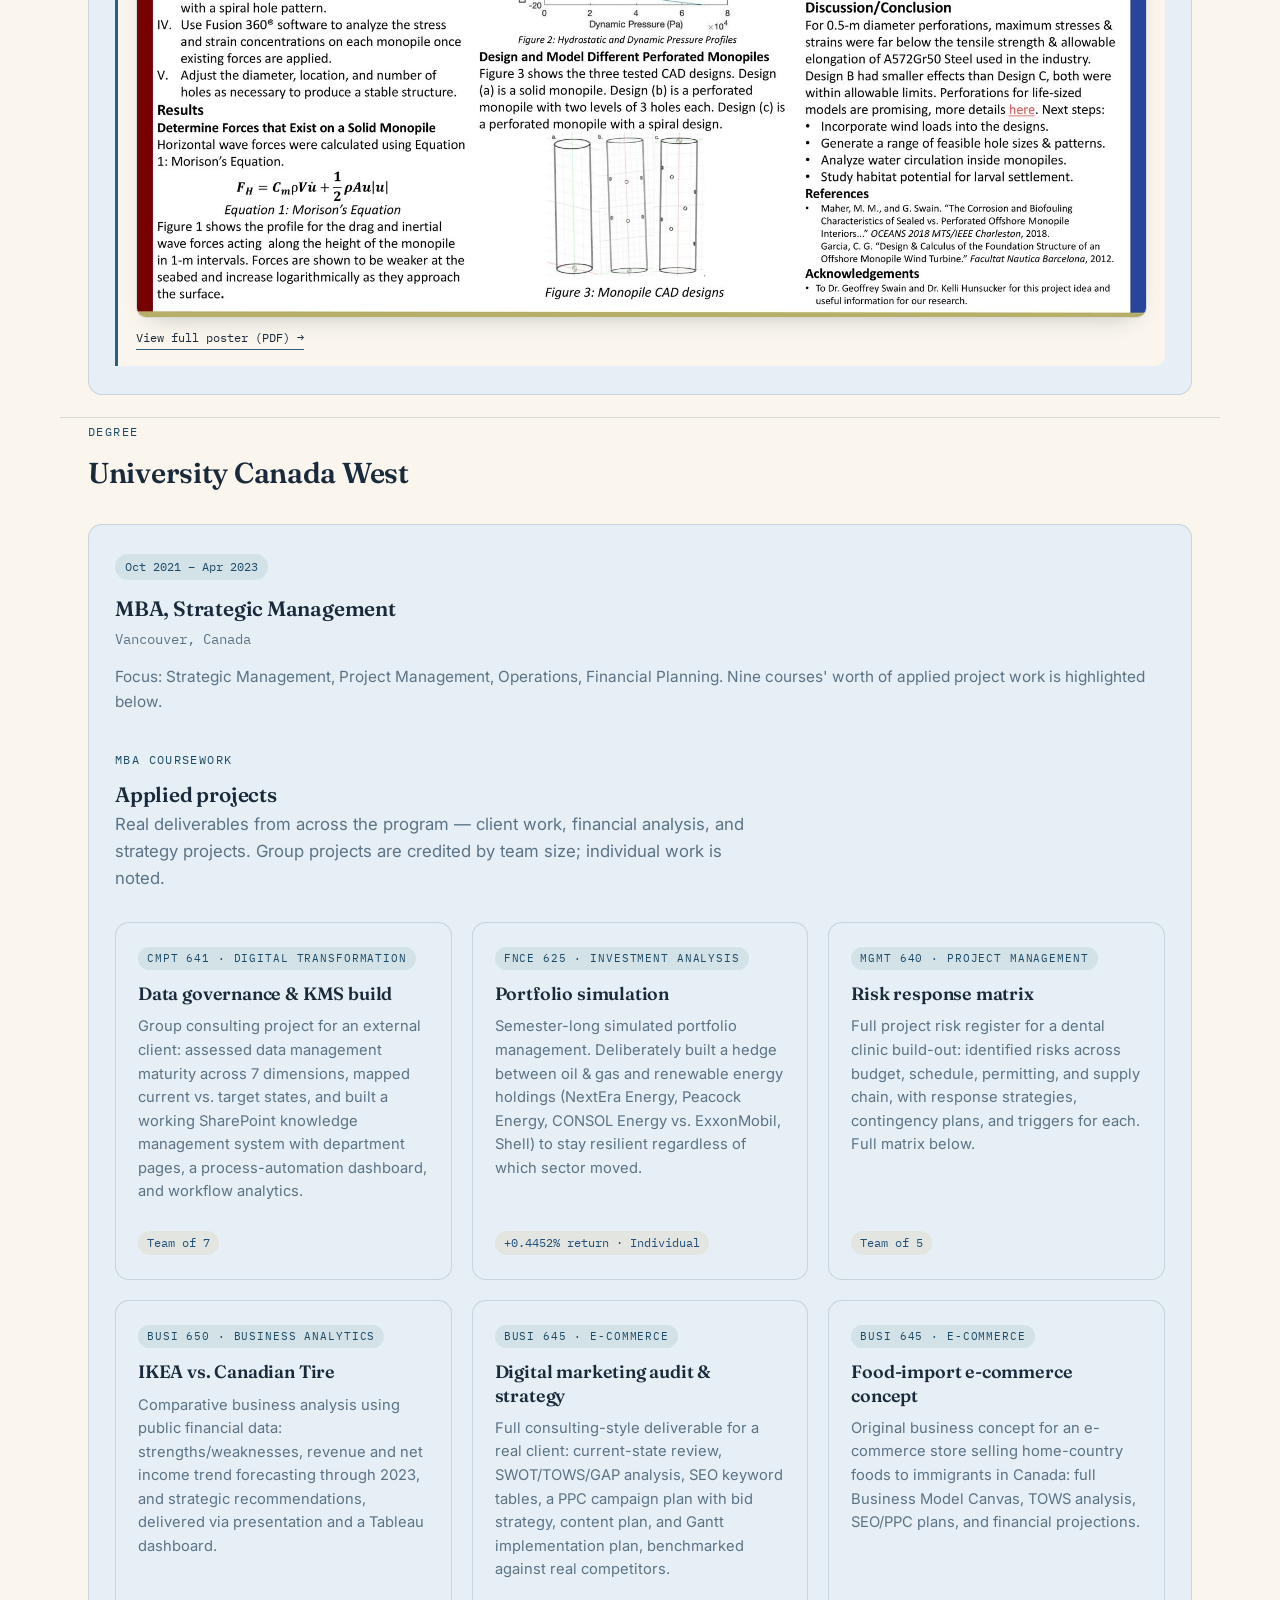
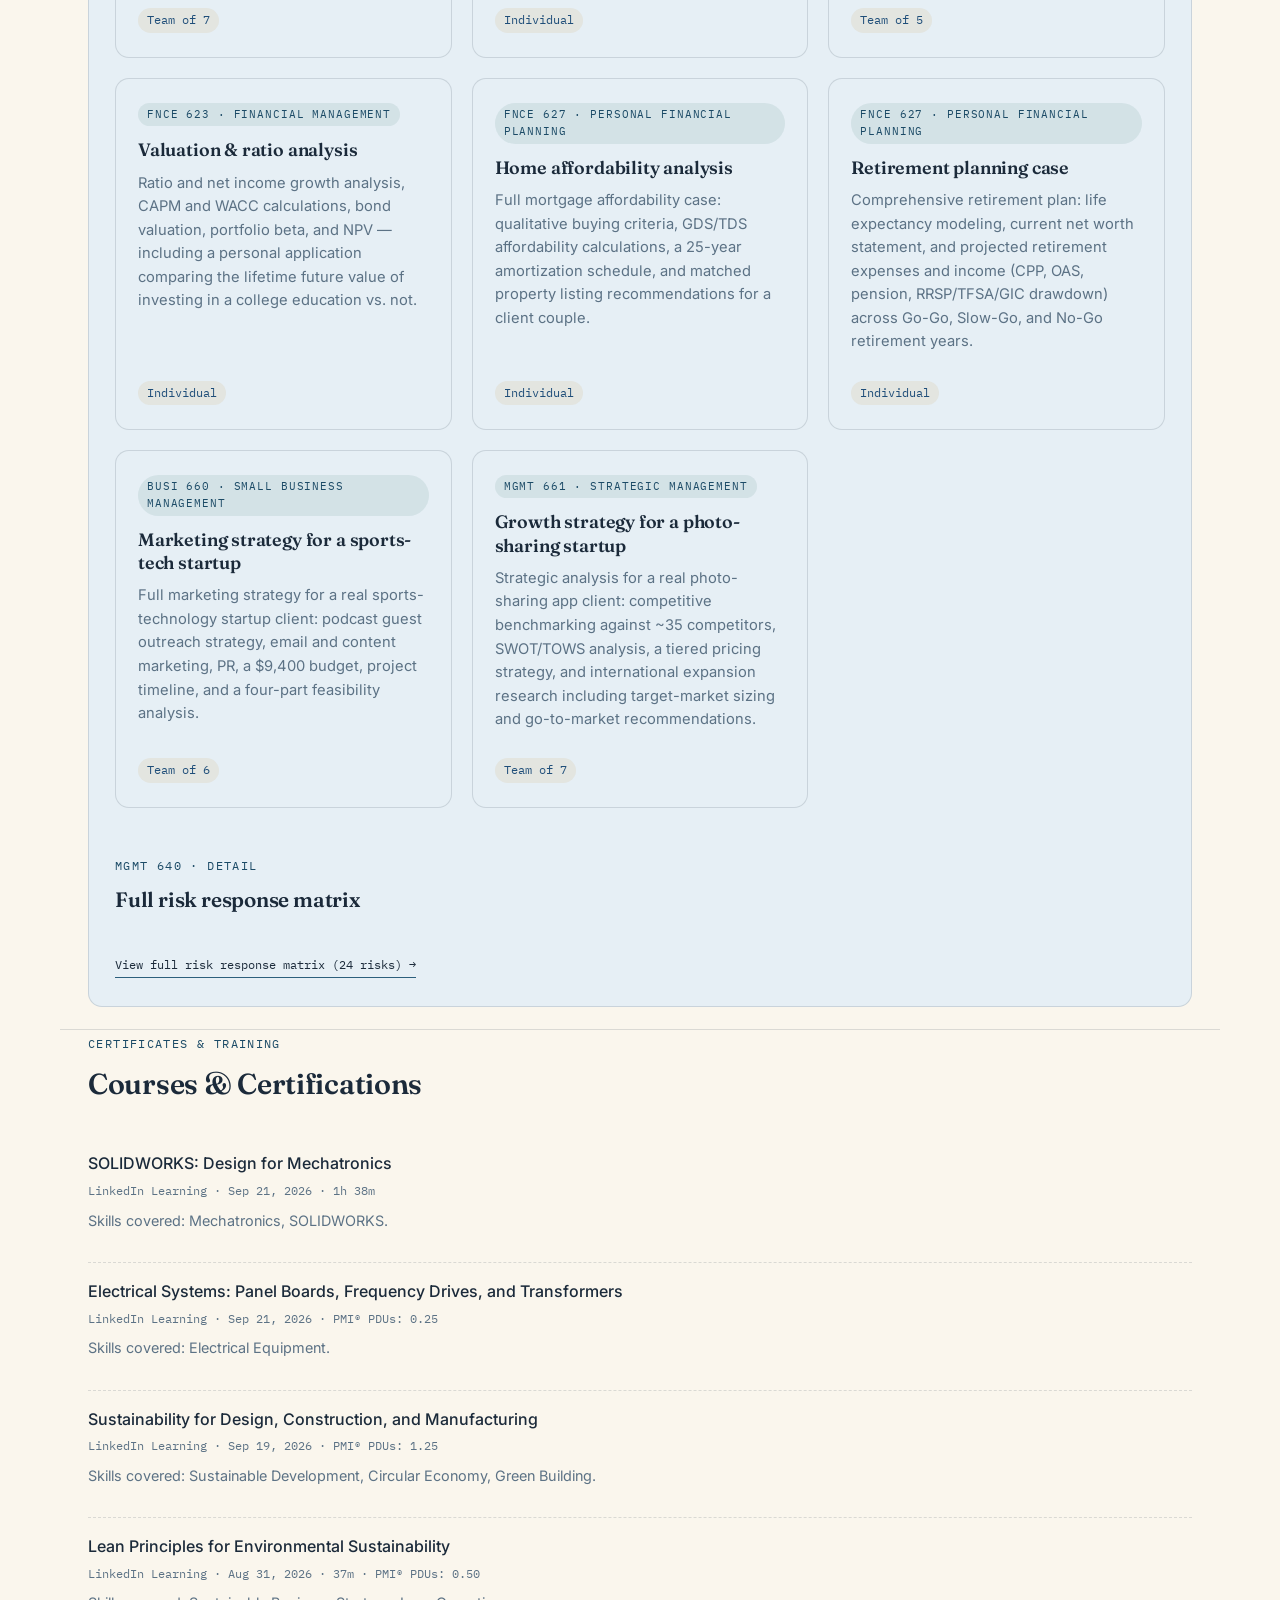
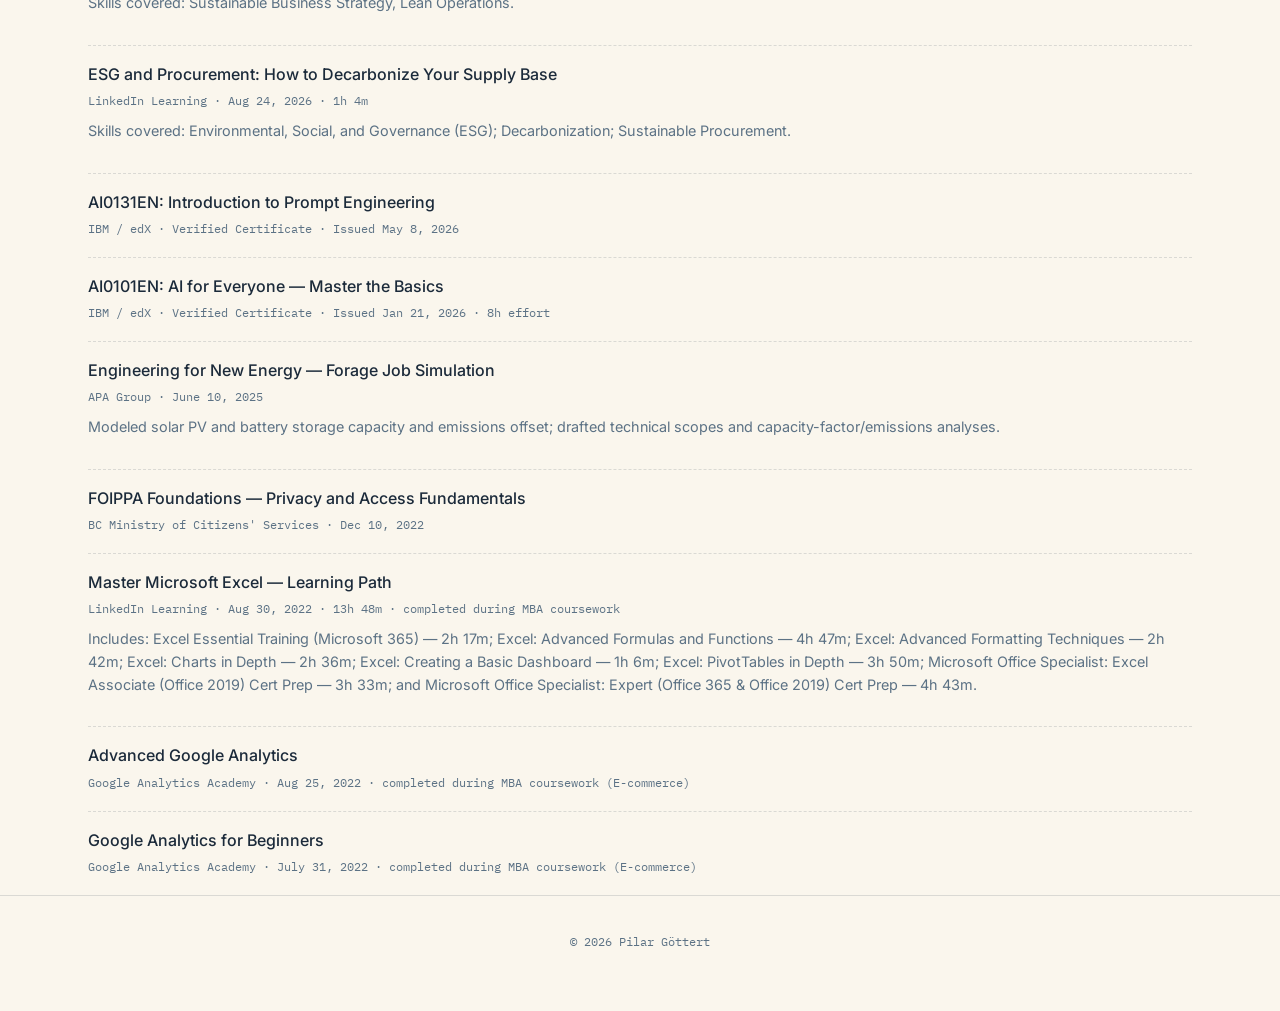
<file: education.html>
<!DOCTYPE html>
<html lang="en">
<head>
<meta charset="UTF-8">
<meta name="viewport" content="width=device-width, initial-scale=1.0">
<title>Education — Pilar Göttert</title>
<link rel="preconnect" href="https://fonts.googleapis.com">
<link rel="preconnect" href="https://fonts.gstatic.com" crossorigin>
<link href="https://fonts.googleapis.com/css2?family=Fraunces:ital,opsz,wght@0,9..144,400;0,9..144,600;1,9..144,500&family=Inter:wght@400;500;600&family=IBM+Plex+Mono:wght@400;500&display=swap" rel="stylesheet">
<link rel="stylesheet" href="assets/theme.css">
<script>(function(){var t=localStorage.getItem('theme')||'light';document.documentElement.setAttribute('data-theme',t);})();</script>
</head>
<body class="page-education">

<nav class="topnav">
  <div class="wrap">
    <a class="brand" href="index.html">Pilar Göttert</a>
    <ul>
      <li><a href="index.html" data-en="Home" data-es="Inicio">Home</a></li>
      <li><a href="experience.html" data-en="Experience" data-es="Experiencia">Experience</a></li>
      <li><a href="education.html" data-en="Education" data-es="Educación">Education</a></li>
      <li><a href="projects.html" data-en="Projects" data-es="Proyectos">Projects</a></li>
      <li><a href="beyond-work.html" data-en="Beyond Work" data-es="Más allá del trabajo">Beyond Work</a></li>
      <li><a href="index.html#contact" data-en="Contact" data-es="Contacto">Contact</a></li>
      <li class="nav-toggles">
        <button class="toggle-btn lang-toggle" aria-label="Switch language" type="button"><span class="lang-current">EN</span></button>
        <button class="toggle-btn theme-toggle" aria-label="Toggle dark mode" type="button">
          <span class="icon-moon">🌙</span><span class="icon-sun">☀️</span>
        </button>
      </li>
    </ul>
  </div>
</nav>

<header class="wrap page-head">
  <a class="back-link" href="index.html" data-en="← Back to home" data-es="← Volver al inicio">← Back to home</a>
  <h1 class="page-title" data-en="Education" data-es="Educación">Education</h1>
  <p class="page-sub" data-en="Degrees, thesis work, and certifications." data-es="Títulos, tesis y certificaciones.">
    Degrees, thesis work, and certifications.
  </p>
</header>

<section class="wrap">
  <div class="section-head">
    <span class="eyebrow" data-en="Degree" data-es="Título">Degree</span>
    <h2>Florida Institute of Technology</h2>
  </div>
  <div class="edu-card">
    <span class="when" data-en="Aug 2016 – May 2020" data-es="Ago 2016 – May 2020">Aug 2016 – May 2020</span>
    <h3 data-en="B.S. Ocean Engineering, Minor in Sustainability" data-es="Licenciatura en Ingeniería Oceánica, Orientación en Sustentabilidad">B.S. Ocean Engineering, Minor in Sustainability</h3>
    <p class="school">Melbourne, Florida, USA</p>

    <div class="awards-list">
      <div class="award-item">
        <span class="award-title" data-en="Distinguished Student Scholar" data-es="Estudiante Distinguida">Distinguished Student Scholar</span><span class="award-when" data-en="Apr 2019" data-es="Abr 2019">Apr 2019</span>
        <p data-en="Awarded to undergraduate students who have completed more than 52 semester hours at Florida Institute of Technology with cumulative GPAs of 3.8 or higher." data-es="Otorgado a estudiantes de grado que hayan completado más de 52 horas semestrales en Florida Institute of Technology con un promedio acumulado de 3.8 o superior.">Awarded to undergraduate students who have completed more than 52 semester hours at Florida Institute of Technology with cumulative GPAs of 3.8 or higher.</p>
      </div>
      <div class="award-item">
        <span class="award-title" data-en="Outstanding Student of the Year" data-es="Estudiante Sobresaliente del Año">Outstanding Student of the Year</span><span class="award-when" data-en="Apr 2019" data-es="Abr 2019">Apr 2019</span>
        <p data-en="Recognizes well-rounded, active student scholars. Goes beyond academic achievement to include contribution to and beyond Florida Tech, involvement in student organizations, honor societies, professional organizations, athletics, previous awards, research projects, presentations, career goals and objectives." data-es="Reconoce a estudiantes activos e integrales. Va más allá del logro académico e incluye la contribución a Florida Tech y más allá, la participación en organizaciones estudiantiles, sociedades de honor, organizaciones profesionales, actividades deportivas, premios anteriores, proyectos de investigación, presentaciones, metas y objetivos de carrera.">Recognizes well-rounded, active student scholars. Goes beyond academic achievement to include contribution to and beyond Florida Tech, involvement in student organizations, honor societies, professional organizations, athletics, previous awards, research projects, presentations, career goals and objectives.</p>
      </div>
    </div>

    <div class="thesis-box">
      <span class="label" data-en="Sustainability Minor Thesis" data-es="Tesis de Orientación en Sustentabilidad">Sustainability Minor Thesis</span>
      <h4 data-en="Effects of Two Perforation Designs on Monopile Structures for Offshore Wind Turbines" data-es="Efectos de Dos Diseños de Perforación en Estructuras Monopilote para Turbinas Eólicas Marinas">Effects of Two Perforation Designs on Monopile Structures for Offshore Wind Turbines</h4>
      <p data-en="Structural integrity analysis of perforated monopile designs for shallow-water offshore wind foundations. Co-authored and presented via research poster at the Florida Tech student research showcase, 2020." data-es="Análisis de integridad estructural de diseños de monopilotes perforados para fundaciones eólicas marinas en aguas poco profundas. Coautoría y presentación mediante póster de investigación en la muestra de investigación estudiantil de Florida Tech, 2020.">Structural integrity analysis of perforated monopile designs for shallow-water offshore wind foundations. Co-authored and presented via research poster at the Florida Tech student research showcase, 2020.</p>
      <div class="poster-frame">
        <a href="assets/thesis-poster.pdf" target="_blank" rel="noopener">
          <img src="assets/thesis-poster.jpg" alt="Research poster: Effects of Two Perforation Designs on Monopile Structures for Offshore Wind Turbines" loading="lazy">
        </a>
        <a class="poster-link" href="assets/thesis-poster.pdf" target="_blank" rel="noopener" data-en="View full poster (PDF) →" data-es="Ver póster completo (PDF) →">View full poster (PDF) →</a>
      </div>
    </div>
  </div>
</section>

<section class="wrap">
  <div class="section-head">
    <span class="eyebrow" data-en="Degree" data-es="Título">Degree</span>
    <h2>University Canada West</h2>
  </div>
  <div class="edu-card">
    <span class="when" data-en="Oct 2021 – Apr 2023" data-es="Oct 2021 – Abr 2023">Oct 2021 – Apr 2023</span>
    <h3 data-en="MBA, Strategic Management" data-es="MBA en Gestión Estratégica">MBA, Strategic Management</h3>
    <p class="school">Vancouver, Canada</p>
    <p class="detail" data-en="Focus: Strategic Management, Project Management, Operations, Financial Planning. Nine courses' worth of applied project work is highlighted below." data-es="Enfoque: Gestión Estratégica, Gestión de Proyectos, Operaciones, Planificación Financiera. A continuación se destacan los trabajos aplicados de nueve materias.">Focus: Strategic Management, Project Management, Operations, Financial Planning. Nine courses' worth of applied project work is highlighted below.</p>

    <div class="section-head" style="margin-top:32px;">
      <span class="eyebrow" data-en="MBA Coursework" data-es="Materias del MBA">MBA Coursework</span>
      <h2 style="font-size:1.3rem;" data-en="Applied projects" data-es="Proyectos aplicados">Applied projects</h2>
      <p class="page-sub" style="margin-top:0;" data-en="Real deliverables from across the program — client work, financial analysis, and strategy projects. Group projects are credited by team size; individual work is noted." data-es="Entregables reales de todo el programa — trabajo con clientes, análisis financiero y proyectos de estrategia. Los proyectos grupales se acreditan según el tamaño del equipo; el trabajo individual está indicado.">Real deliverables from across the program — client work, financial analysis, and strategy projects. Group projects are credited by team size; individual work is noted.</p>
    </div>

    <div class="course-grid">

      <div class="course-card">
        <span class="tag">CMPT 641 · Digital Transformation</span>
        <h3 data-en="Data governance &amp; KMS build" data-es="Gobernanza de datos y creación de KMS">Data governance &amp; KMS build</h3>
        <p data-en="Group consulting project for an external client: assessed data management maturity across 7 dimensions, mapped current vs. target states, and built a working SharePoint knowledge management system with department pages, a process-automation dashboard, and workflow analytics." data-es="Proyecto grupal de consultoría para un cliente externo: evaluamos la madurez en gestión de datos en 7 dimensiones, mapeamos el estado actual frente al deseado, y construimos un sistema de gestión del conocimiento funcional en SharePoint con páginas por departamento, un panel de automatización de procesos y analítica de flujos de trabajo.">Group consulting project for an external client: assessed data management maturity across 7 dimensions, mapped current vs. target states, and built a working SharePoint knowledge management system with department pages, a process-automation dashboard, and workflow analytics.</p>
        <span class="stat" data-en="Team of 7" data-es="Equipo de 7">Team of 7</span>
    </div>

    <div class="course-card">
      <span class="tag">FNCE 625 · Investment Analysis</span>
      <h3 data-en="Portfolio simulation" data-es="Simulación de cartera de inversión">Portfolio simulation</h3>
      <p data-en="Semester-long simulated portfolio management. Deliberately built a hedge between oil &amp; gas and renewable energy holdings (NextEra Energy, Peacock Energy, CONSOL Energy vs. ExxonMobil, Shell) to stay resilient regardless of which sector moved." data-es="Gestión simulada de una cartera de inversión durante todo el semestre. Construí deliberadamente una cobertura entre posiciones en petróleo y gas y en energías renovables (NextEra Energy, Peacock Energy, CONSOL Energy frente a ExxonMobil, Shell) para mantenerme resiliente sin importar qué sector se moviera.">Semester-long simulated portfolio management. Deliberately built a hedge between oil &amp; gas and renewable energy holdings (NextEra Energy, Peacock Energy, CONSOL Energy vs. ExxonMobil, Shell) to stay resilient regardless of which sector moved.</p>
      <span class="stat" data-en="+0.4452% return · Individual" data-es="+0,4452% de retorno · Individual">+0.4452% return · Individual</span>
    </div>

    <div class="course-card">
      <span class="tag">MGMT 640 · Project Management</span>
      <h3 data-en="Risk response matrix" data-es="Matriz de respuesta a riesgos">Risk response matrix</h3>
      <p data-en="Full project risk register for a dental clinic build-out: identified risks across budget, schedule, permitting, and supply chain, with response strategies, contingency plans, and triggers for each. Full matrix below." data-es="Registro completo de riesgos de proyecto para la construcción de un consultorio dental: identifiqué riesgos de presupuesto, cronograma, permisos y cadena de suministro, con estrategias de respuesta, planes de contingencia y disparadores para cada uno. Matriz completa a continuación.">Full project risk register for a dental clinic build-out: identified risks across budget, schedule, permitting, and supply chain, with response strategies, contingency plans, and triggers for each. Full matrix below.</p>
      <span class="stat" data-en="Team of 5" data-es="Equipo de 5">Team of 5</span>
    </div>

    <div class="course-card">
      <span class="tag">BUSI 650 · Business Analytics</span>
      <h3>IKEA vs. Canadian Tire</h3>
      <p data-en="Comparative business analysis using public financial data: strengths/weaknesses, revenue and net income trend forecasting through 2023, and strategic recommendations, delivered via presentation and a Tableau dashboard." data-es="Análisis comparativo de negocios utilizando datos financieros públicos: fortalezas/debilidades, proyección de tendencias de ingresos y utilidad neta hasta 2023, y recomendaciones estratégicas, presentado mediante una exposición y un panel en Tableau.">Comparative business analysis using public financial data: strengths/weaknesses, revenue and net income trend forecasting through 2023, and strategic recommendations, delivered via presentation and a Tableau dashboard.</p>
      <span class="stat" data-en="Team of 7" data-es="Equipo de 7">Team of 7</span>
    </div>

    <div class="course-card">
      <span class="tag">BUSI 645 · E-commerce</span>
      <h3 data-en="Digital marketing audit &amp; strategy" data-es="Auditoría y estrategia de marketing digital">Digital marketing audit &amp; strategy</h3>
      <p data-en="Full consulting-style deliverable for a real client: current-state review, SWOT/TOWS/GAP analysis, SEO keyword tables, a PPC campaign plan with bid strategy, content plan, and Gantt implementation plan, benchmarked against real competitors." data-es="Entregable completo estilo consultoría para un cliente real: revisión del estado actual, análisis FODA/TOWS/GAP, tablas de palabras clave SEO, un plan de campaña PPC con estrategia de pujas, plan de contenidos y cronograma Gantt de implementación, comparado con competidores reales.">Full consulting-style deliverable for a real client: current-state review, SWOT/TOWS/GAP analysis, SEO keyword tables, a PPC campaign plan with bid strategy, content plan, and Gantt implementation plan, benchmarked against real competitors.</p>
      <span class="stat" data-en="Individual" data-es="Individual">Individual</span>
    </div>

    <div class="course-card">
      <span class="tag">BUSI 645 · E-commerce</span>
      <h3 data-en="Food-import e-commerce concept" data-es="Concepto de e-commerce de importación de alimentos">Food-import e-commerce concept</h3>
      <p data-en="Original business concept for an e-commerce store selling home-country foods to immigrants in Canada: full Business Model Canvas, TOWS analysis, SEO/PPC plans, and financial projections." data-es="Concepto de negocio original para una tienda de e-commerce que vende alimentos del país de origen a inmigrantes en Canadá: Business Model Canvas completo, análisis TOWS, planes de SEO/PPC y proyecciones financieras.">Original business concept for an e-commerce store selling home-country foods to immigrants in Canada: full Business Model Canvas, TOWS analysis, SEO/PPC plans, and financial projections.</p>
      <span class="stat" data-en="Team of 5" data-es="Equipo de 5">Team of 5</span>
    </div>

    <div class="course-card">
      <span class="tag">FNCE 623 · Financial Management</span>
      <h3 data-en="Valuation &amp; ratio analysis" data-es="Valuación y análisis de ratios">Valuation &amp; ratio analysis</h3>
      <p data-en="Ratio and net income growth analysis, CAPM and WACC calculations, bond valuation, portfolio beta, and NPV — including a personal application comparing the lifetime future value of investing in a college education vs. not." data-es="Análisis de ratios y crecimiento de utilidad neta, cálculos de CAPM y WACC, valuación de bonos, beta de cartera y VAN — incluyendo una aplicación personal comparando el valor futuro de invertir en una educación universitaria frente a no hacerlo.">Ratio and net income growth analysis, CAPM and WACC calculations, bond valuation, portfolio beta, and NPV — including a personal application comparing the lifetime future value of investing in a college education vs. not.</p>
      <span class="stat" data-en="Individual" data-es="Individual">Individual</span>
    </div>

    <div class="course-card">
      <span class="tag">FNCE 627 · Personal Financial Planning</span>
      <h3 data-en="Home affordability analysis" data-es="Análisis de capacidad de compra de vivienda">Home affordability analysis</h3>
      <p data-en="Full mortgage affordability case: qualitative buying criteria, GDS/TDS affordability calculations, a 25-year amortization schedule, and matched property listing recommendations for a client couple." data-es="Caso completo de capacidad hipotecaria: criterios cualitativos de compra, cálculos de capacidad GDS/TDS, un cronograma de amortización a 25 años, y recomendaciones de propiedades para una pareja cliente.">Full mortgage affordability case: qualitative buying criteria, GDS/TDS affordability calculations, a 25-year amortization schedule, and matched property listing recommendations for a client couple.</p>
      <span class="stat" data-en="Individual" data-es="Individual">Individual</span>
    </div>

    <div class="course-card">
      <span class="tag">FNCE 627 · Personal Financial Planning</span>
      <h3 data-en="Retirement planning case" data-es="Caso de planificación de jubilación">Retirement planning case</h3>
      <p data-en="Comprehensive retirement plan: life expectancy modeling, current net worth statement, and projected retirement expenses and income (CPP, OAS, pension, RRSP/TFSA/GIC drawdown) across Go-Go, Slow-Go, and No-Go retirement years." data-es="Plan de jubilación integral: modelado de expectativa de vida, estado de patrimonio neto actual, y proyección de gastos e ingresos de jubilación (CPP, OAS, pensión, retiros de RRSP/TFSA/GIC) a lo largo de los años de jubilación activa, moderada e inactiva.">Comprehensive retirement plan: life expectancy modeling, current net worth statement, and projected retirement expenses and income (CPP, OAS, pension, RRSP/TFSA/GIC drawdown) across Go-Go, Slow-Go, and No-Go retirement years.</p>
      <span class="stat" data-en="Individual" data-es="Individual">Individual</span>
    </div>

    <div class="course-card">
      <span class="tag">BUSI 660 · Small Business Management</span>
      <h3 data-en="Marketing strategy for a sports-tech startup" data-es="Estrategia de marketing para una startup deportiva-tecnológica">Marketing strategy for a sports-tech startup</h3>
      <p data-en="Full marketing strategy for a real sports-technology startup client: podcast guest outreach strategy, email and content marketing, PR, a $9,400 budget, project timeline, and a four-part feasibility analysis." data-es="Estrategia de marketing completa para un cliente real, una startup de tecnología deportiva: estrategia de difusión como invitado en podcasts, email marketing y marketing de contenidos, relaciones públicas, un presupuesto de $9,400, cronograma de proyecto, y un análisis de factibilidad en cuatro partes.">Full marketing strategy for a real sports-technology startup client: podcast guest outreach strategy, email and content marketing, PR, a $9,400 budget, project timeline, and a four-part feasibility analysis.</p>
      <span class="stat" data-en="Team of 6" data-es="Equipo de 6">Team of 6</span>
    </div>

    <div class="course-card">
      <span class="tag">MGMT 661 · Strategic Management</span>
      <h3 data-en="Growth strategy for a photo-sharing startup" data-es="Estrategia de crecimiento para una startup de intercambio de fotos">Growth strategy for a photo-sharing startup</h3>
      <p data-en="Strategic analysis for a real photo-sharing app client: competitive benchmarking against ~35 competitors, SWOT/TOWS analysis, a tiered pricing strategy, and international expansion research including target-market sizing and go-to-market recommendations." data-es="Análisis estratégico para un cliente real, una app de intercambio de fotos: comparación competitiva contra ~35 competidores, análisis FODA/TOWS, una estrategia de precios escalonados, e investigación de expansión internacional que incluye dimensionamiento de mercado objetivo y recomendaciones de salida al mercado.">Strategic analysis for a real photo-sharing app client: competitive benchmarking against ~35 competitors, SWOT/TOWS analysis, a tiered pricing strategy, and international expansion research including target-market sizing and go-to-market recommendations.</p>
      <span class="stat" data-en="Team of 7" data-es="Equipo de 7">Team of 7</span>
    </div>

  </div>

    <div class="section-head" style="margin-top:44px;">
      <span class="eyebrow" data-en="MGMT 640 · Detail" data-es="MGMT 640 · Detalle">MGMT 640 · Detail</span>
      <h2 style="font-size:1.3rem;" data-en="Full risk response matrix" data-es="Matriz completa de respuesta a riesgos">Full risk response matrix</h2>
    </div>
    <details class="matrix-details">
      <summary class="poster-link" style="cursor:pointer;" data-en="View full risk response matrix (24 risks) →" data-es="Ver matriz completa de respuesta a riesgos (24 riesgos) →">View full risk response matrix (24 risks) →</summary>
      <div class="matrix-wrap">
        <table class="risk-matrix">
          <thead>
            <tr><th>Risk</th><th>Response</th><th>Contingency plan</th><th>Trigger</th></tr>
          </thead>
          <tbody>
            <tr><td>Failure of equipment specifications</td><td>Redesign/restructure budget &amp; schedule; track and measure progress</td><td>Proceed with other project sections; quotations from other suppliers</td><td>—</td></tr>
            <tr><td>Constant change of requirements</td><td>Redesign/restructure budget &amp; schedule; track and measure progress</td><td>Constant communication with client; proceed with other sections</td><td>Client changes design/ideas; regulatory changes</td></tr>
            <tr><td>Reliability and performance</td><td>Track/measure progress; monitor and control against requirements</td><td>Constant client communication; ongoing checks</td><td>Staff shortage; lack of supervision; inaccurate timing</td></tr>
            <tr><td>Technology operations</td><td>—</td><td>—</td><td>—</td></tr>
            <tr><td>Connections inconsistency</td><td>—</td><td>—</td><td>—</td></tr>
            <tr><td>Difficulty with installations</td><td>Realistic schedules; track/measure progress</td><td>Proceed with other sections</td><td>Building issues; lack of qualified staff/equipment</td></tr>
            <tr><td>Delays in material</td><td>Realistic schedules; track/measure progress</td><td>Proceed with other sections; alternate supplier quotes</td><td>Material shortage; arrival timing</td></tr>
            <tr><td>Delays from local problems</td><td>Realistic schedules; track/measure progress</td><td>Proceed with other sections; communication with mall staff</td><td>Utility shutoffs; mall closures</td></tr>
            <tr><td>Lack of staff</td><td>Advance planning &amp; admin work</td><td>Subcontracting/outsourcing</td><td>Competing jobs; staffing shortage</td></tr>
            <tr><td>Delays in specialized furniture delivery</td><td>Realistic schedules; track/measure progress</td><td>Proceed with other sections; alternate supplier quotes</td><td>Shortage; arrival timing</td></tr>
            <tr><td>Delay in office furniture delivery</td><td>Realistic schedules; track/measure progress</td><td>Proceed with other sections; alternate supplier quotes</td><td>Shortage; arrival timing</td></tr>
            <tr><td>Delay from weather conditions</td><td>Realistic schedules; plan around seasonal weather</td><td>Proceed with other sections; continue indoor work</td><td>Weather/natural disaster prevents work</td></tr>
            <tr><td>Delay from inspection findings</td><td>Realistic schedules</td><td>Proceed with other sections</td><td>Inspector shortage; failed inspection</td></tr>
            <tr><td>Delay in health permits</td><td>Realistic schedules</td><td>Proceed with other sections</td><td>Permit worker shortage; standards not met</td></tr>
            <tr><td>Delay from government restrictions</td><td>Realistic schedules</td><td>Proceed with other sections</td><td>Government worker shortage; standards not met</td></tr>
            <tr><td>Increase in material costs</td><td>Realistic budget; emergency fund</td><td>Alternate supplier quotes</td><td>Inflation; supplier price increases</td></tr>
            <tr><td>Increase in furniture costs</td><td>Realistic budget; emergency fund</td><td>Alternate supplier quotes</td><td>Inflation; supplier price increases</td></tr>
            <tr><td>Inaccurate time estimation</td><td>Realistic schedules</td><td>Proceed with other sections</td><td>Material/permit delays</td></tr>
            <tr><td>Budget shortage during remodel</td><td>Realistic schedule &amp; budget; emergency fund</td><td>Alternate supplier quotes</td><td>Inflation; permit/supplier cost increases</td></tr>
            <tr><td>Inaccurate planning</td><td>Realistic schedule &amp; budget</td><td>Client communication; proceed with other sections</td><td>Staff shortage; inaccurate timing</td></tr>
            <tr><td>Lack of monitoring/controlling</td><td>Realistic budget; restructure as needed</td><td>Constant communication and checks</td><td>Staff shortage; lack of supervision</td></tr>
            <tr><td>Low communication</td><td>—</td><td>Constant communication with client and team</td><td>Communication breakdowns; supplier timing issues</td></tr>
            <tr><td>Delays from client design changes</td><td>Redesign/restructure budget &amp; schedule</td><td>Constant client communication</td><td>Client changes design/ideas</td></tr>
            <tr><td>Client acceptance</td><td>—</td><td>Constant client communication</td><td>Client dislikes final product</td></tr>
          </tbody>
        </table>
      </div>
    </details>

  </div>
</section>

<section class="wrap">
  <div class="section-head">
    <span class="eyebrow" data-en="Certificates &amp; Training" data-es="Certificados y Capacitación">Certificates &amp; Training</span>
    <h2 data-en="Courses &amp; Certifications" data-es="Cursos y Certificaciones">Courses &amp; Certifications</h2>
  </div>
  <ul class="cert-list">
    <li>
      <span class="cert-name">SOLIDWORKS: Design for Mechatronics</span><br>
      <span class="cert-when" data-en="LinkedIn Learning · Sep 21, 2026 · 1h 38m" data-es="LinkedIn Learning · 21 sep 2026 · 1h 38m">LinkedIn Learning · Sep 21, 2026 · 1h 38m</span>
      <p data-en="Skills covered: Mechatronics, SOLIDWORKS." data-es="Habilidades cubiertas: Mecatrónica, SOLIDWORKS.">Skills covered: Mechatronics, SOLIDWORKS.</p>
    </li>
    <li>
      <span class="cert-name" data-en="Electrical Systems: Panel Boards, Frequency Drives, and Transformers" data-es="Sistemas Eléctricos: Tableros, Variadores de Frecuencia y Transformadores">Electrical Systems: Panel Boards, Frequency Drives, and Transformers</span><br>
      <span class="cert-when" data-en="LinkedIn Learning · Sep 21, 2026 · PMI® PDUs: 0.25" data-es="LinkedIn Learning · 21 sep 2026 · PDUs PMI®: 0.25">LinkedIn Learning · Sep 21, 2026 · PMI® PDUs: 0.25</span>
      <p data-en="Skills covered: Electrical Equipment." data-es="Habilidades cubiertas: Equipos Eléctricos.">Skills covered: Electrical Equipment.</p>
    </li>
    <li>
      <span class="cert-name" data-en="Sustainability for Design, Construction, and Manufacturing" data-es="Sustentabilidad para Diseño, Construcción y Manufactura">Sustainability for Design, Construction, and Manufacturing</span><br>
      <span class="cert-when" data-en="LinkedIn Learning · Sep 19, 2026 · PMI® PDUs: 1.25" data-es="LinkedIn Learning · 19 sep 2026 · PDUs PMI®: 1.25">LinkedIn Learning · Sep 19, 2026 · PMI® PDUs: 1.25</span>
      <p data-en="Skills covered: Sustainable Development, Circular Economy, Green Building." data-es="Habilidades cubiertas: Desarrollo Sostenible, Economía Circular, Construcción Sustentable.">Skills covered: Sustainable Development, Circular Economy, Green Building.</p>
    </li>
    <li>
      <span class="cert-name" data-en="Lean Principles for Environmental Sustainability" data-es="Principios Lean para la Sustentabilidad Ambiental">Lean Principles for Environmental Sustainability</span><br>
      <span class="cert-when" data-en="LinkedIn Learning · Aug 31, 2026 · 37m · PMI® PDUs: 0.50" data-es="LinkedIn Learning · 31 ago 2026 · 37m · PDUs PMI®: 0.50">LinkedIn Learning · Aug 31, 2026 · 37m · PMI® PDUs: 0.50</span>
      <p data-en="Skills covered: Sustainable Business Strategy, Lean Operations." data-es="Habilidades cubiertas: Estrategia de Negocio Sostenible, Operaciones Lean.">Skills covered: Sustainable Business Strategy, Lean Operations.</p>
    </li>
    <li>
      <span class="cert-name" data-en="ESG and Procurement: How to Decarbonize Your Supply Base" data-es="ESG y Procurement: Cómo Descarbonizar tu Cadena de Suministro">ESG and Procurement: How to Decarbonize Your Supply Base</span><br>
      <span class="cert-when" data-en="LinkedIn Learning · Aug 24, 2026 · 1h 4m" data-es="LinkedIn Learning · 24 ago 2026 · 1h 4m">LinkedIn Learning · Aug 24, 2026 · 1h 4m</span>
      <p data-en="Skills covered: Environmental, Social, and Governance (ESG); Decarbonization; Sustainable Procurement." data-es="Habilidades cubiertas: Ambiental, Social y de Gobernanza (ESG); Descarbonización; Procurement Sostenible.">Skills covered: Environmental, Social, and Governance (ESG); Decarbonization; Sustainable Procurement.</p>
    </li>
    <li>
      <span class="cert-name">AI0131EN: Introduction to Prompt Engineering</span><br>
      <span class="cert-when" data-en="IBM / edX · Verified Certificate · Issued May 8, 2026" data-es="IBM / edX · Certificado Verificado · Emitido el 8 may 2026">IBM / edX · Verified Certificate · Issued May 8, 2026</span>
    </li>
    <li>
      <span class="cert-name">AI0101EN: AI for Everyone — Master the Basics</span><br>
      <span class="cert-when" data-en="IBM / edX · Verified Certificate · Issued Jan 21, 2026 · 8h effort" data-es="IBM / edX · Certificado Verificado · Emitido el 21 ene 2026 · 8h de dedicación">IBM / edX · Verified Certificate · Issued Jan 21, 2026 · 8h effort</span>
    </li>
    <li>
      <span class="cert-name" data-en="Engineering for New Energy — Forage Job Simulation" data-es="Ingeniería para Nuevas Energías — Simulación Laboral de Forage">Engineering for New Energy — Forage Job Simulation</span><br>
      <span class="cert-when" data-en="APA Group · June 10, 2025" data-es="APA Group · 10 jun 2025">APA Group · June 10, 2025</span>
      <p data-en="Modeled solar PV and battery storage capacity and emissions offset; drafted technical scopes and capacity-factor/emissions analyses." data-es="Modelé capacidad solar fotovoltaica y de almacenamiento en baterías y compensación de emisiones; redacté alcances técnicos y análisis de factor de capacidad/emisiones.">Modeled solar PV and battery storage capacity and emissions offset; drafted technical scopes and capacity-factor/emissions analyses.</p>
    </li>
    <li>
      <span class="cert-name" data-en="FOIPPA Foundations — Privacy and Access Fundamentals" data-es="Fundamentos de FOIPPA — Privacidad y Acceso a la Información">FOIPPA Foundations — Privacy and Access Fundamentals</span><br>
      <span class="cert-when" data-en="BC Ministry of Citizens' Services · Dec 10, 2022" data-es="Ministerio de Servicios al Ciudadano de BC · 10 dic 2022">BC Ministry of Citizens' Services · Dec 10, 2022</span>
    </li>
    <li>
      <span class="cert-name" data-en="Master Microsoft Excel — Learning Path" data-es="Dominando Microsoft Excel — Ruta de Aprendizaje">Master Microsoft Excel — Learning Path</span><br>
      <span class="cert-when" data-en="LinkedIn Learning · Aug 30, 2022 · 13h 48m · completed during MBA coursework" data-es="LinkedIn Learning · 30 ago 2022 · 13h 48m · completado durante el MBA">LinkedIn Learning · Aug 30, 2022 · 13h 48m · completed during MBA coursework</span>
      <p data-en="Includes: Excel Essential Training (Microsoft 365) — 2h 17m; Excel: Advanced Formulas and Functions — 4h 47m; Excel: Advanced Formatting Techniques — 2h 42m; Excel: Charts in Depth — 2h 36m; Excel: Creating a Basic Dashboard — 1h 6m; Excel: PivotTables in Depth — 3h 50m; Microsoft Office Specialist: Excel Associate (Office 2019) Cert Prep — 3h 33m; and Microsoft Office Specialist: Expert (Office 365 &amp; Office 2019) Cert Prep — 4h 43m." data-es="Incluye: Excel Essential Training (Microsoft 365) — 2h 17m; Excel: Advanced Formulas and Functions — 4h 47m; Excel: Advanced Formatting Techniques — 2h 42m; Excel: Charts in Depth — 2h 36m; Excel: Creating a Basic Dashboard — 1h 6m; Excel: PivotTables in Depth — 3h 50m; Microsoft Office Specialist: Excel Associate (Office 2019) Cert Prep — 3h 33m; y Microsoft Office Specialist: Expert (Office 365 &amp; Office 2019) Cert Prep — 4h 43m.">Includes: Excel Essential Training (Microsoft 365) — 2h 17m; Excel: Advanced Formulas and Functions — 4h 47m; Excel: Advanced Formatting Techniques — 2h 42m; Excel: Charts in Depth — 2h 36m; Excel: Creating a Basic Dashboard — 1h 6m; Excel: PivotTables in Depth — 3h 50m; Microsoft Office Specialist: Excel Associate (Office 2019) Cert Prep — 3h 33m; and Microsoft Office Specialist: Expert (Office 365 &amp; Office 2019) Cert Prep — 4h 43m.</p>
    </li>
    <li>
      <span class="cert-name" data-en="Advanced Google Analytics" data-es="Google Analytics Avanzado">Advanced Google Analytics</span><br>
      <span class="cert-when" data-en="Google Analytics Academy · Aug 25, 2022 · completed during MBA coursework (E-commerce)" data-es="Google Analytics Academy · 25 ago 2022 · completado durante el MBA (E-commerce)">Google Analytics Academy · Aug 25, 2022 · completed during MBA coursework (E-commerce)</span>
    </li>
    <li>
      <span class="cert-name" data-en="Google Analytics for Beginners" data-es="Google Analytics para Principiantes">Google Analytics for Beginners</span><br>
      <span class="cert-when" data-en="Google Analytics Academy · July 31, 2022 · completed during MBA coursework (E-commerce)" data-es="Google Analytics Academy · 31 jul 2022 · completado durante el MBA (E-commerce)">Google Analytics Academy · July 31, 2022 · completed during MBA coursework (E-commerce)</span>
    </li>
  </ul>
</section>

<footer>
  © <span id="year"></span> Pilar Göttert
</footer>

<script src="assets/theme.js"></script>

</body>
</html>
</file>
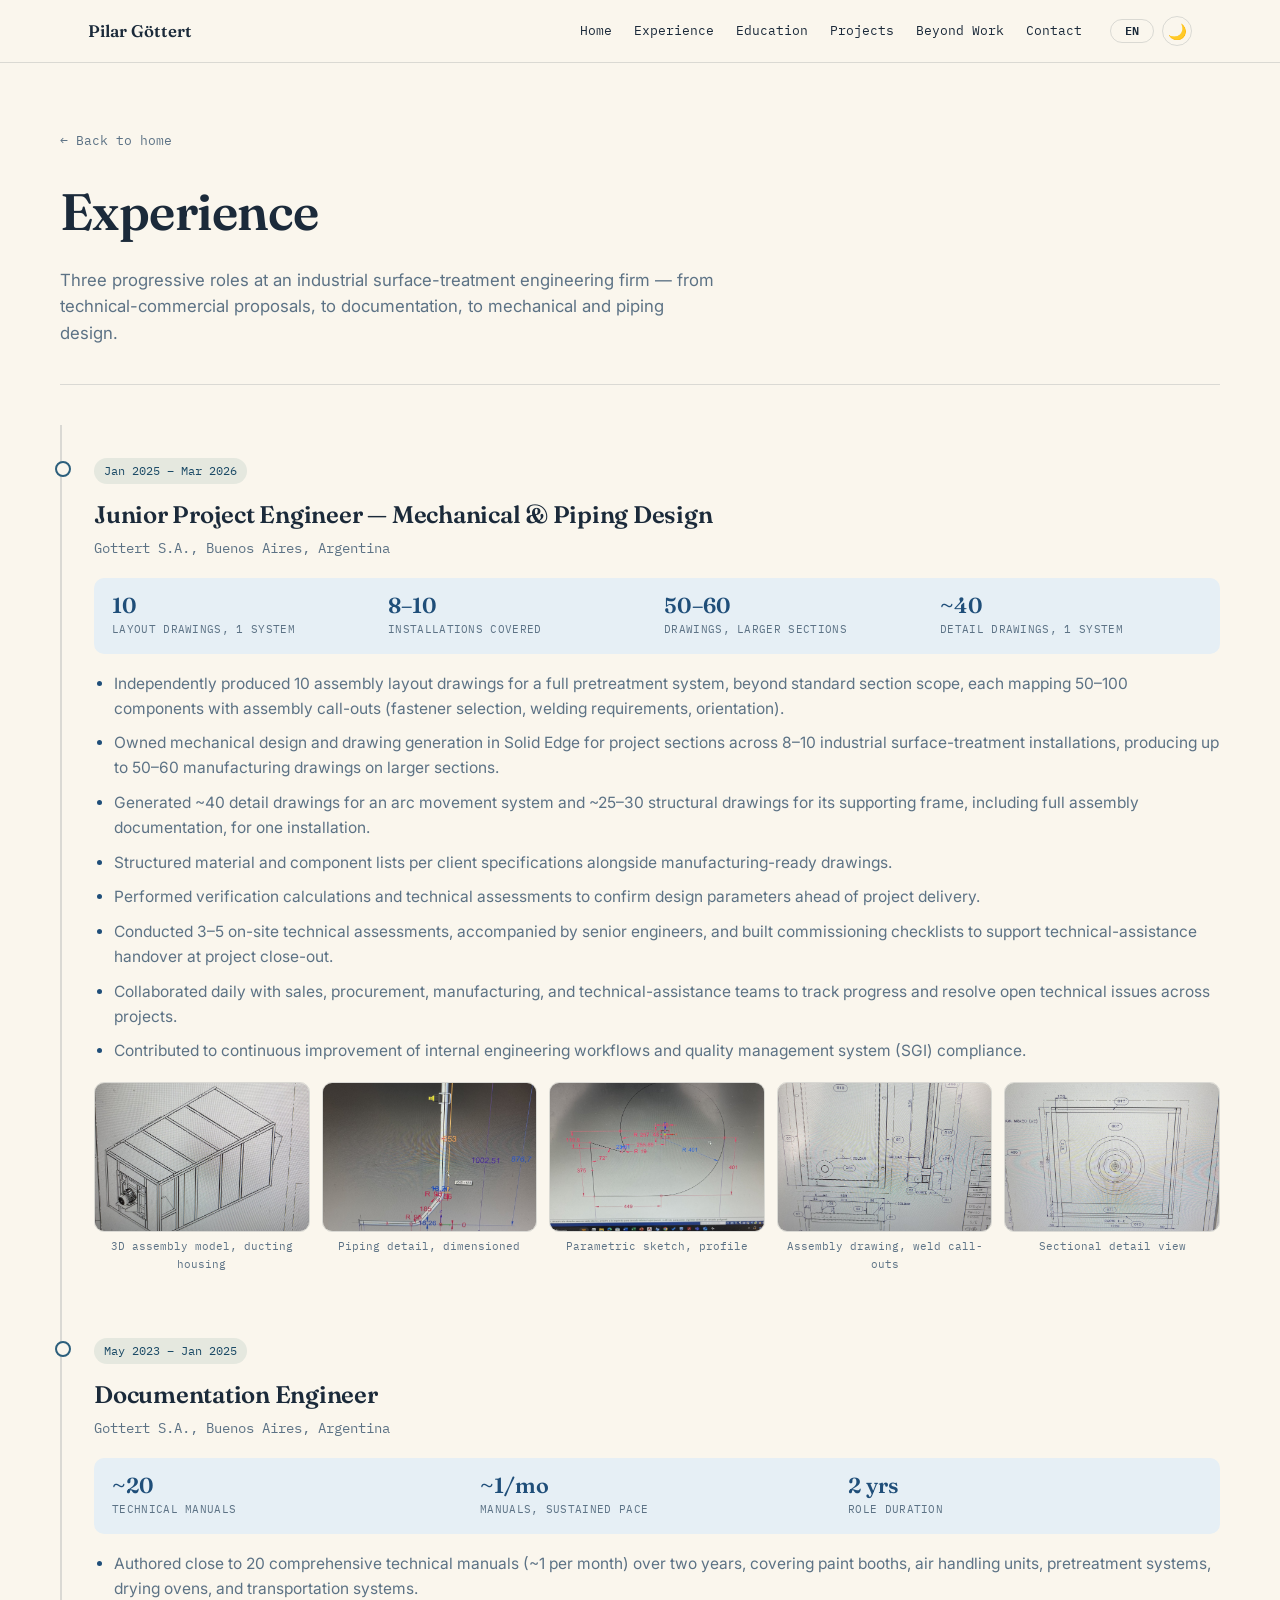
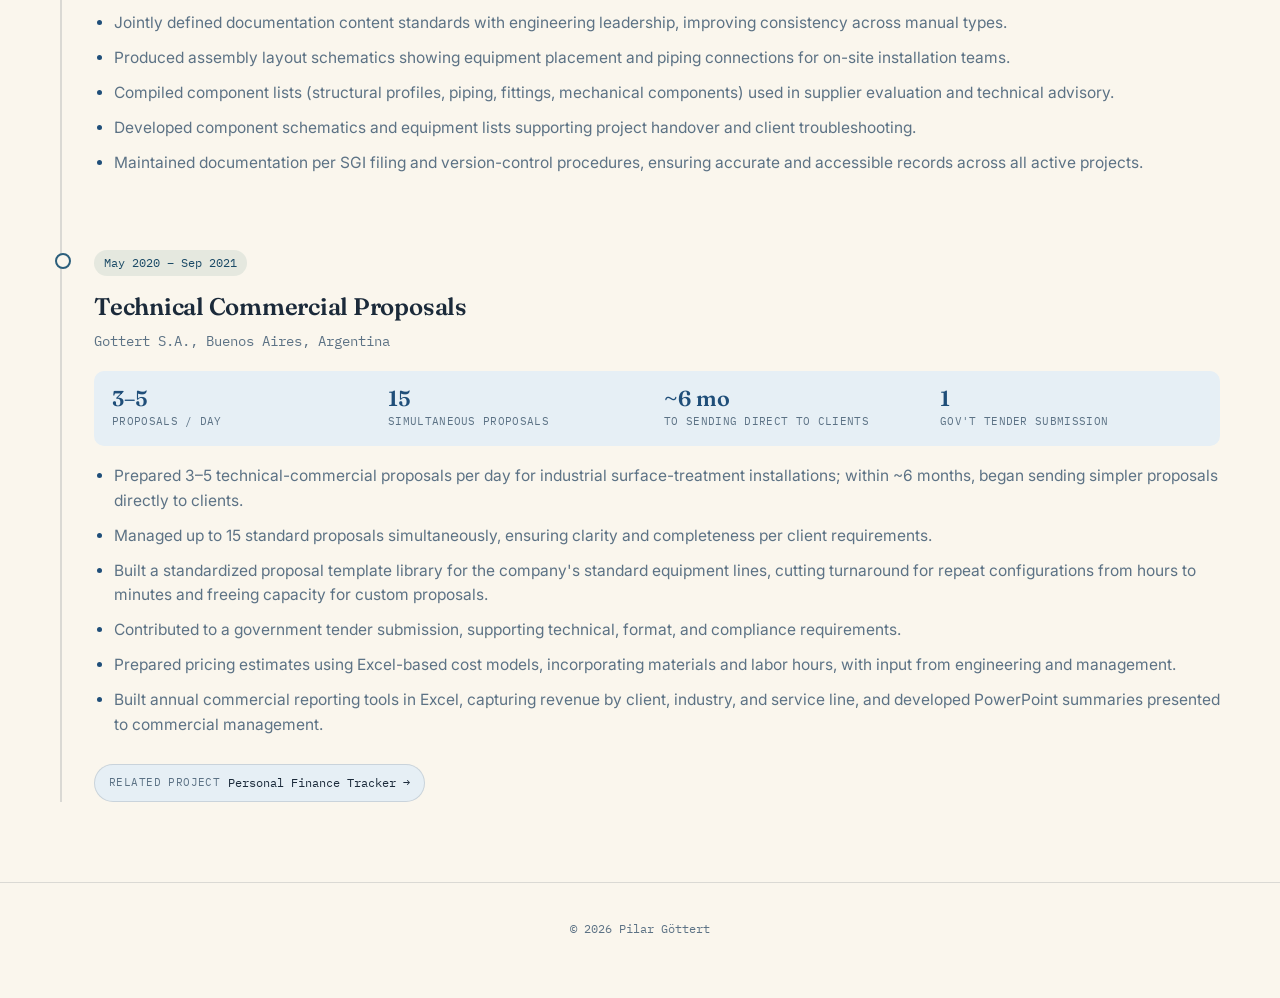
<file: experience.html>
<!DOCTYPE html>
<html lang="en">
<head>
<meta charset="UTF-8">
<meta name="viewport" content="width=device-width, initial-scale=1.0">
<title>Experience — Pilar Göttert</title>
<link rel="preconnect" href="https://fonts.googleapis.com">
<link rel="preconnect" href="https://fonts.gstatic.com" crossorigin>
<link href="https://fonts.googleapis.com/css2?family=Fraunces:ital,opsz,wght@0,9..144,400;0,9..144,600;1,9..144,500&family=Inter:wght@400;500;600&family=IBM+Plex+Mono:wght@400;500&display=swap" rel="stylesheet">
<link rel="stylesheet" href="assets/theme.css">
<script>(function(){var t=localStorage.getItem('theme')||'light';document.documentElement.setAttribute('data-theme',t);})();</script>
</head>
<body class="page-experience">

<nav class="topnav">
  <div class="wrap">
    <a class="brand" href="index.html">Pilar Göttert</a>
    <ul>
      <li><a href="index.html" data-en="Home" data-es="Inicio">Home</a></li>
      <li><a href="experience.html" data-en="Experience" data-es="Experiencia">Experience</a></li>
      <li><a href="education.html" data-en="Education" data-es="Educación">Education</a></li>
      <li><a href="projects.html" data-en="Projects" data-es="Proyectos">Projects</a></li>
      <li><a href="beyond-work.html" data-en="Beyond Work" data-es="Más allá del trabajo">Beyond Work</a></li>
      <li><a href="index.html#contact" data-en="Contact" data-es="Contacto">Contact</a></li>
      <li class="nav-toggles">
        <button class="toggle-btn lang-toggle" aria-label="Switch language" type="button"><span class="lang-current">EN</span></button>
        <button class="toggle-btn theme-toggle" aria-label="Toggle dark mode" type="button">
          <span class="icon-moon">🌙</span><span class="icon-sun">☀️</span>
        </button>
      </li>
    </ul>
  </div>
</nav>

<header class="wrap page-head">
  <a class="back-link" href="index.html" data-en="← Back to home" data-es="← Volver al inicio">← Back to home</a>
  <h1 class="page-title" data-en="Experience" data-es="Experiencia">Experience</h1>
  <p class="page-sub" data-en="Three progressive roles at an industrial surface-treatment engineering firm — from technical-commercial proposals, to documentation, to mechanical and piping design." data-es="Tres roles progresivos en una empresa de ingeniería de tratamiento de superficies industrial — desde propuestas técnico-comerciales, pasando por documentación, hasta diseño mecánico y de cañerías.">
    Three progressive roles at an industrial surface-treatment engineering firm — from technical-commercial
    proposals, to documentation, to mechanical and piping design.
  </p>
</header>

<section class="wrap timeline">

  <div class="role">
    <span class="role-when" data-en="Jan 2025 – Mar 2026" data-es="Ene 2025 – Mar 2026">Jan 2025 – Mar 2026</span>
    <h2 data-en="Junior Project Engineer — Mechanical &amp; Piping Design" data-es="Ingeniera de Proyectos Junior — Diseño Mecánico y de Cañerías">Junior Project Engineer — Mechanical &amp; Piping Design</h2>
    <p class="company" data-en="Gottert S.A., Buenos Aires, Argentina" data-es="Gottert S.A., Buenos Aires, Argentina">Gottert S.A., Buenos Aires, Argentina</p>

    <div class="role-stats">
      <div><div class="num">10</div><div class="lbl" data-en="Layout drawings, 1 system" data-es="Planos de conjunto, 1 sistema">Layout drawings, 1 system</div></div>
      <div><div class="num">8–10</div><div class="lbl" data-en="Installations covered" data-es="Instalaciones cubiertas">Installations covered</div></div>
      <div><div class="num">50–60</div><div class="lbl" data-en="Drawings, larger sections" data-es="Planos, secciones grandes">Drawings, larger sections</div></div>
      <div><div class="num">~40</div><div class="lbl" data-en="Detail drawings, 1 system" data-es="Planos de detalle, 1 sistema">Detail drawings, 1 system</div></div>
    </div>

    <ul>
      <li data-en="Independently produced 10 assembly layout drawings for a full pretreatment system, beyond standard section scope, each mapping 50–100 components with assembly call-outs (fastener selection, welding requirements, orientation)." data-es="Elaboré de forma independiente 10 planos de disposición de conjunto para un sistema de pretratamiento completo, más allá del alcance estándar de mi sección, cada uno con 50–100 componentes y detalles de montaje (selección de sujetadores, requisitos de soldadura, orientación).">Independently produced 10 assembly layout drawings for a full pretreatment system, beyond standard section scope, each mapping 50–100 components with assembly call-outs (fastener selection, welding requirements, orientation).</li>
      <li data-en="Owned mechanical design and drawing generation in Solid Edge for project sections across 8–10 industrial surface-treatment installations, producing up to 50–60 manufacturing drawings on larger sections." data-es="Responsable del diseño mecánico y la generación de planos en Solid Edge para secciones de proyecto en 8–10 instalaciones industriales de tratamiento de superficies, produciendo hasta 50–60 planos de fabricación en las secciones más grandes.">Owned mechanical design and drawing generation in Solid Edge for project sections across 8–10 industrial surface-treatment installations, producing up to 50–60 manufacturing drawings on larger sections.</li>
      <li data-en="Generated ~40 detail drawings for an arc movement system and ~25–30 structural drawings for its supporting frame, including full assembly documentation, for one installation." data-es="Generé ~40 planos de detalle para un sistema de movimiento de arco y ~25–30 planos estructurales para su bastidor de soporte, incluyendo la documentación de montaje completa, para una instalación.">Generated ~40 detail drawings for an arc movement system and ~25–30 structural drawings for its supporting frame, including full assembly documentation, for one installation.</li>
      <li data-en="Structured material and component lists per client specifications alongside manufacturing-ready drawings." data-es="Estructuré listas de materiales y componentes según especificaciones del cliente, junto con los planos listos para fabricación.">Structured material and component lists per client specifications alongside manufacturing-ready drawings.</li>
      <li data-en="Performed verification calculations and technical assessments to confirm design parameters ahead of project delivery." data-es="Realicé cálculos de verificación y evaluaciones técnicas para confirmar los parámetros de diseño antes de la entrega del proyecto.">Performed verification calculations and technical assessments to confirm design parameters ahead of project delivery.</li>
      <li data-en="Conducted 3–5 on-site technical assessments, accompanied by senior engineers, and built commissioning checklists to support technical-assistance handover at project close-out." data-es="Realicé 3–5 evaluaciones técnicas en sitio, acompañada por ingenieros senior, y elaboré listas de verificación de puesta en marcha para respaldar el traspaso a asistencia técnica al cierre del proyecto.">Conducted 3–5 on-site technical assessments, accompanied by senior engineers, and built commissioning checklists to support technical-assistance handover at project close-out.</li>
      <li data-en="Collaborated daily with sales, procurement, manufacturing, and technical-assistance teams to track progress and resolve open technical issues across projects." data-es="Colaboré a diario con los equipos de ventas, compras, manufactura y asistencia técnica para dar seguimiento al avance y resolver problemas técnicos abiertos en los proyectos.">Collaborated daily with sales, procurement, manufacturing, and technical-assistance teams to track progress and resolve open technical issues across projects.</li>
      <li data-en="Contributed to continuous improvement of internal engineering workflows and quality management system (SGI) compliance." data-es="Contribuí a la mejora continua de los flujos de trabajo de ingeniería y al cumplimiento del sistema de gestión de calidad (SGI).">Contributed to continuous improvement of internal engineering workflows and quality management system (SGI) compliance.</li>
    </ul>

    <div class="role-gallery">
      <figure>
        <img src="assets/experience/iso-duct.jpg" alt="3D isometric Solid Edge model of a ducting/plenum housing with motor">
        <figcaption data-en="3D assembly model, ducting housing" data-es="Modelo 3D de conjunto, carcasa de ductos">3D assembly model, ducting housing</figcaption>
      </figure>
      <figure>
        <img src="assets/experience/pipe-elbow.jpg" alt="3D dimensioned piping elbow drawing in Solid Edge">
        <figcaption data-en="Piping detail, dimensioned" data-es="Detalle de cañería, acotado">Piping detail, dimensioned</figcaption>
      </figure>
      <figure>
        <img src="assets/experience/sketch-radii.jpg" alt="2D parametric sketch with radius and angle callouts">
        <figcaption data-en="Parametric sketch, profile" data-es="Boceto paramétrico, perfil">Parametric sketch, profile</figcaption>
      </figure>
      <figure>
        <img src="assets/experience/weld-detail.jpg" alt="Assembly drawing with weld callouts">
        <figcaption data-en="Assembly drawing, weld call-outs" data-es="Plano de conjunto, indicaciones de soldadura">Assembly drawing, weld call-outs</figcaption>
      </figure>
      <figure>
        <img src="assets/experience/section-view.jpg" alt="Sectional detail view with concentric circular geometry">
        <figcaption data-en="Sectional detail view" data-es="Vista de detalle en corte">Sectional detail view</figcaption>
      </figure>
    </div>
  </div>

  <div class="role">
    <span class="role-when" data-en="May 2023 – Jan 2025" data-es="May 2023 – Ene 2025">May 2023 – Jan 2025</span>
    <h2 data-en="Documentation Engineer" data-es="Ingeniera de Documentación">Documentation Engineer</h2>
    <p class="company">Gottert S.A., Buenos Aires, Argentina</p>

    <div class="role-stats">
      <div><div class="num">~20</div><div class="lbl" data-en="Technical manuals" data-es="Manuales técnicos">Technical manuals</div></div>
      <div><div class="num">~1/mo</div><div class="lbl" data-en="Manuals, sustained pace" data-es="Manuales, ritmo sostenido">Manuals, sustained pace</div></div>
      <div><div class="num">2 yrs</div><div class="lbl" data-en="Role duration" data-es="Duración del rol">Role duration</div></div>
    </div>

    <ul>
      <li data-en="Authored close to 20 comprehensive technical manuals (~1 per month) over two years, covering paint booths, air handling units, pretreatment systems, drying ovens, and transportation systems." data-es="Fui autora de cerca de 20 manuales técnicos completos (~1 por mes) durante dos años, cubriendo cabinas de pintura, unidades de manejo de aire, sistemas de pretratamiento, hornos de secado y sistemas de transporte.">Authored close to 20 comprehensive technical manuals (~1 per month) over two years, covering paint booths, air handling units, pretreatment systems, drying ovens, and transportation systems.</li>
      <li data-en="Jointly defined documentation content standards with engineering leadership, improving consistency across manual types." data-es="Definí en conjunto con la dirección de ingeniería los estándares de contenido de la documentación, mejorando la consistencia entre los distintos tipos de manuales.">Jointly defined documentation content standards with engineering leadership, improving consistency across manual types.</li>
      <li data-en="Produced assembly layout schematics showing equipment placement and piping connections for on-site installation teams." data-es="Elaboré esquemas de disposición de conjunto mostrando la ubicación de equipos y conexiones de cañerías para los equipos de instalación en sitio.">Produced assembly layout schematics showing equipment placement and piping connections for on-site installation teams.</li>
      <li data-en="Compiled component lists (structural profiles, piping, fittings, mechanical components) used in supplier evaluation and technical advisory." data-es="Compilé listas de componentes (perfiles estructurales, cañerías, accesorios, componentes mecánicos) utilizadas en la evaluación de proveedores y la asesoría técnica.">Compiled component lists (structural profiles, piping, fittings, mechanical components) used in supplier evaluation and technical advisory.</li>
      <li data-en="Developed component schematics and equipment lists supporting project handover and client troubleshooting." data-es="Desarrollé esquemas de componentes y listas de equipos que facilitaron el traspaso de proyectos y la resolución de problemas con clientes.">Developed component schematics and equipment lists supporting project handover and client troubleshooting.</li>
      <li data-en="Maintained documentation per SGI filing and version-control procedures, ensuring accurate and accessible records across all active projects." data-es="Mantuve la documentación conforme a los procedimientos de archivo y control de versiones del SGI, asegurando registros precisos y accesibles en todos los proyectos activos.">Maintained documentation per SGI filing and version-control procedures, ensuring accurate and accessible records across all active projects.</li>
    </ul>
  </div>

  <div class="role">
    <span class="role-when">May 2020 – Sep 2021</span>
    <h2 data-en="Technical Commercial Proposals" data-es="Propuestas Técnico-Comerciales">Technical Commercial Proposals</h2>
    <p class="company">Gottert S.A., Buenos Aires, Argentina</p>

    <div class="role-stats">
      <div><div class="num">3–5</div><div class="lbl" data-en="Proposals / day" data-es="Propuestas / día">Proposals / day</div></div>
      <div><div class="num">15</div><div class="lbl" data-en="Simultaneous proposals" data-es="Propuestas simultáneas">Simultaneous proposals</div></div>
      <div><div class="num">~6 mo</div><div class="lbl" data-en="To sending direct to clients" data-es="Hasta enviar directo a clientes">To sending direct to clients</div></div>
      <div><div class="num">1</div><div class="lbl" data-en="Gov't tender submission" data-es="Licitación de gobierno">Gov't tender submission</div></div>
    </div>

    <ul>
      <li data-en="Prepared 3–5 technical-commercial proposals per day for industrial surface-treatment installations; within ~6 months, began sending simpler proposals directly to clients." data-es="Preparé de 3 a 5 propuestas técnico-comerciales diarias para instalaciones industriales de tratamiento de superficies; en ~6 meses, comencé a enviar las propuestas más simples directamente a los clientes.">Prepared 3–5 technical-commercial proposals per day for industrial surface-treatment installations; within ~6 months, began sending simpler proposals directly to clients.</li>
      <li data-en="Managed up to 15 standard proposals simultaneously, ensuring clarity and completeness per client requirements." data-es="Gestioné hasta 15 propuestas estándar en simultáneo, asegurando claridad y completitud según los requisitos del cliente.">Managed up to 15 standard proposals simultaneously, ensuring clarity and completeness per client requirements.</li>
      <li data-en="Built a standardized proposal template library for the company's standard equipment lines, cutting turnaround for repeat configurations from hours to minutes and freeing capacity for custom proposals." data-es="Construí una biblioteca de plantillas de propuestas estandarizadas para las líneas de equipos estándar de la empresa, reduciendo el tiempo de respuesta de horas a minutos para configuraciones repetidas y liberando capacidad para propuestas a medida.">Built a standardized proposal template library for the company's standard equipment lines, cutting turnaround for repeat configurations from hours to minutes and freeing capacity for custom proposals.</li>
      <li data-en="Contributed to a government tender submission, supporting technical, format, and compliance requirements." data-es="Contribuí a una presentación de licitación de gobierno, colaborando con los requisitos técnicos, de formato y de cumplimiento.">Contributed to a government tender submission, supporting technical, format, and compliance requirements.</li>
      <li data-en="Prepared pricing estimates using Excel-based cost models, incorporating materials and labor hours, with input from engineering and management." data-es="Preparé estimaciones de precios utilizando modelos de costos en Excel, incorporando materiales y horas de mano de obra, con aportes de ingeniería y gerencia.">Prepared pricing estimates using Excel-based cost models, incorporating materials and labor hours, with input from engineering and management.</li>
      <li data-en="Built annual commercial reporting tools in Excel, capturing revenue by client, industry, and service line, and developed PowerPoint summaries presented to commercial management." data-es="Construí herramientas anuales de reporte comercial en Excel, capturando ingresos por cliente, industria y línea de servicio, y desarrollé resúmenes en PowerPoint presentados a la gerencia comercial.">Built annual commercial reporting tools in Excel, capturing revenue by client, industry, and service line, and developed PowerPoint summaries presented to commercial management.</li>
    </ul>

    <a class="related-project" href="finance-tracker.html">
      <span class="rp-label" data-en="Related project" data-es="Proyecto relacionado">Related project</span>
      <span data-en="Personal Finance Tracker →" data-es="Rastreador de Finanzas Personales →">Personal Finance Tracker →</span>
    </a>
  </div>

</section>

<footer>
  © <span id="year"></span> Pilar Göttert
</footer>

<script src="assets/theme.js"></script>

</body>
</html>
</file>
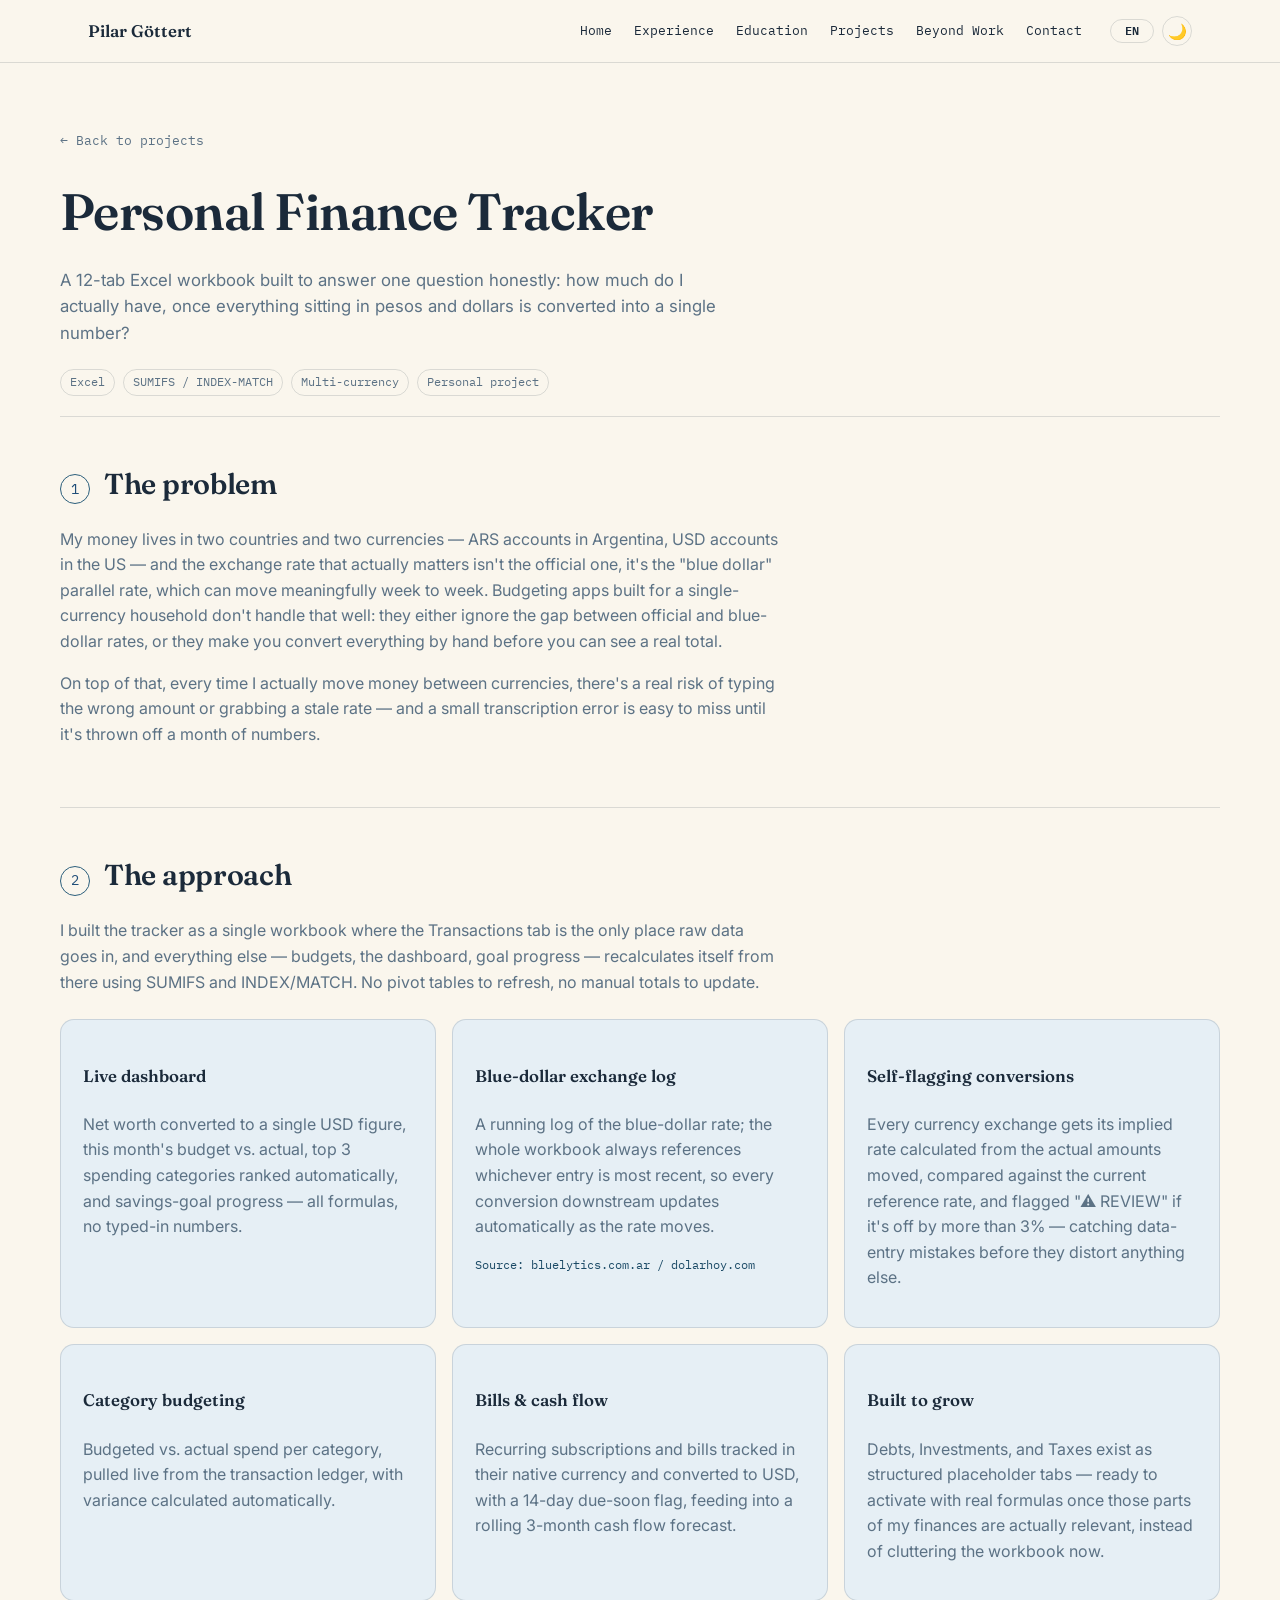
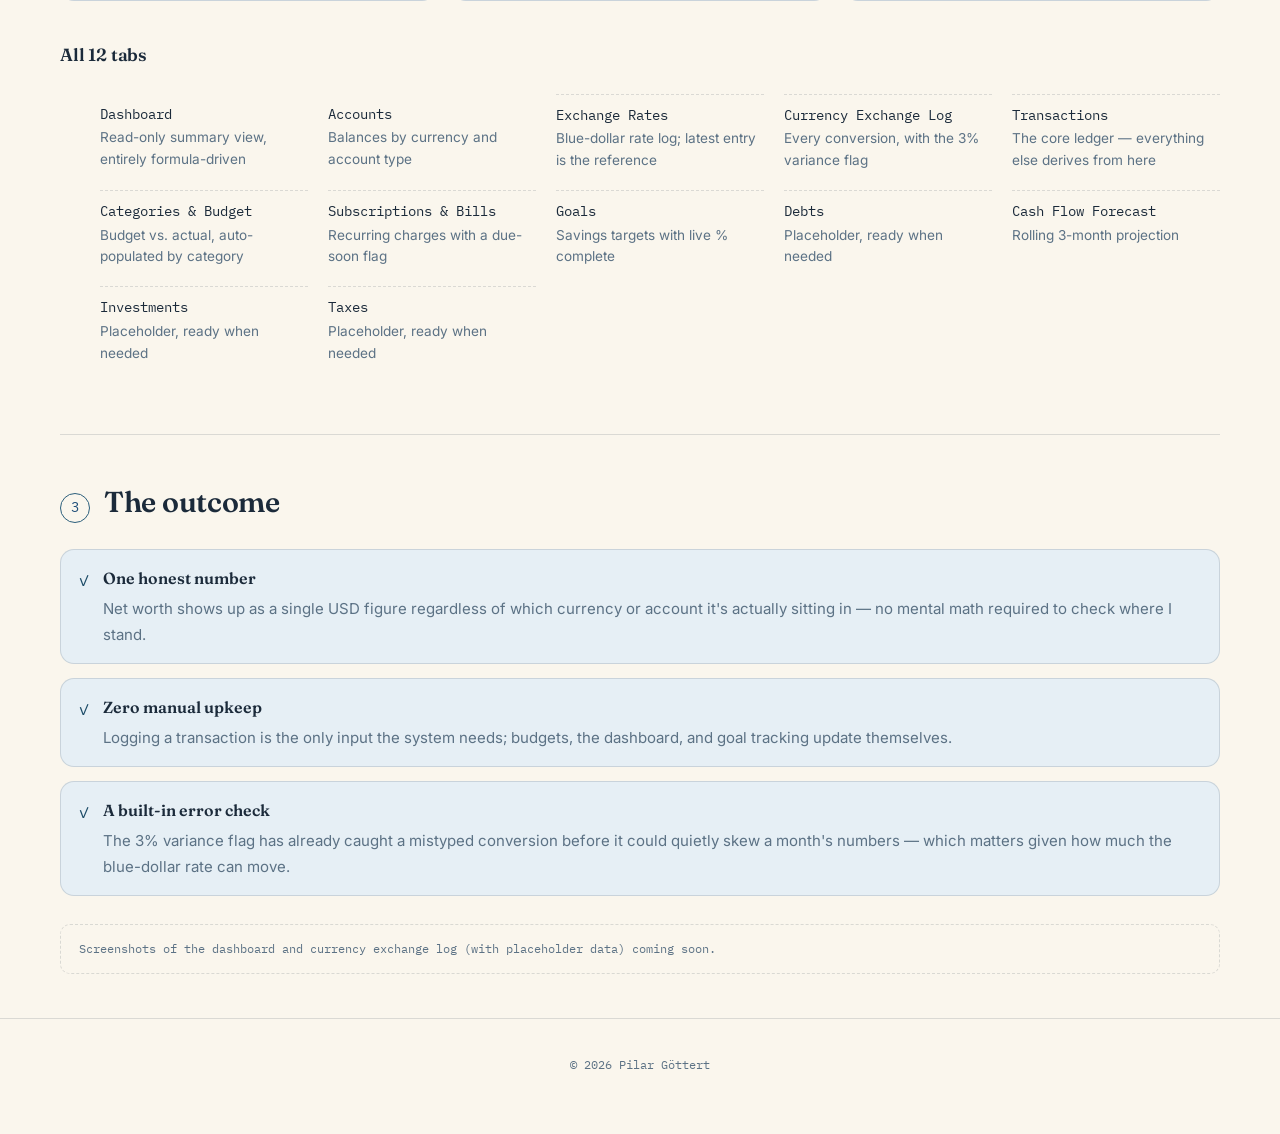
<file: finance-tracker.html>
<!DOCTYPE html>
<html lang="en">
<head>
<meta charset="UTF-8">
<meta name="viewport" content="width=device-width, initial-scale=1.0">
<title>Personal Finance Tracker — Pilar Göttert</title>
<link rel="preconnect" href="https://fonts.googleapis.com">
<link rel="preconnect" href="https://fonts.gstatic.com" crossorigin>
<link href="https://fonts.googleapis.com/css2?family=Fraunces:ital,opsz,wght@0,9..144,400;0,9..144,600;1,9..144,500&family=Inter:wght@400;500;600&family=IBM+Plex+Mono:wght@400;500&display=swap" rel="stylesheet">
<link rel="stylesheet" href="assets/theme.css">
<script>(function(){var t=localStorage.getItem('theme')||'light';document.documentElement.setAttribute('data-theme',t);})();</script>
</head>
<body class="page-finance-tracker">

<nav class="topnav">
  <div class="wrap">
    <a class="brand" href="index.html">Pilar Göttert</a>
    <ul>
      <li><a href="index.html" data-en="Home" data-es="Inicio">Home</a></li>
      <li><a href="experience.html" data-en="Experience" data-es="Experiencia">Experience</a></li>
      <li><a href="education.html" data-en="Education" data-es="Educación">Education</a></li>
      <li><a href="projects.html" data-en="Projects" data-es="Proyectos">Projects</a></li>
      <li><a href="beyond-work.html" data-en="Beyond Work" data-es="Más allá del trabajo">Beyond Work</a></li>
      <li><a href="index.html#contact" data-en="Contact" data-es="Contacto">Contact</a></li>
      <li class="nav-toggles">
        <button class="toggle-btn lang-toggle" aria-label="Switch language" type="button"><span class="lang-current">EN</span></button>
        <button class="toggle-btn theme-toggle" aria-label="Toggle dark mode" type="button">
          <span class="icon-moon">🌙</span><span class="icon-sun">☀️</span>
        </button>
      </li>
    </ul>
  </div>
</nav>

<header class="wrap page-head">
  <a class="back-link" href="projects.html" data-en="← Back to projects" data-es="← Volver a proyectos">← Back to projects</a>
  <h1 class="page-title" data-en="Personal Finance Tracker" data-es="Rastreador de Finanzas Personales">Personal Finance Tracker</h1>
  <p class="page-sub" data-en="A 12-tab Excel workbook built to answer one question honestly: how much do I actually have, once everything sitting in pesos and dollars is converted into a single number?" data-es="Un libro de Excel de 12 pestañas creado para responder una pregunta con honestidad: ¿cuánto tengo realmente, una vez que todo lo que está en pesos y dólares se convierte en un solo número?">
    A 12-tab Excel workbook built to answer one question honestly: how much do I actually have,
    once everything sitting in pesos and dollars is converted into a single number?
  </p>
  <div class="meta-row">
    <span>Excel</span>
    <span>SUMIFS / INDEX-MATCH</span>
    <span data-en="Multi-currency" data-es="Multi-moneda">Multi-currency</span>
    <span data-en="Personal project" data-es="Proyecto personal">Personal project</span>
  </div>
</header>

<section class="wrap case">
  <div class="case-head">
    <span class="case-num">1</span>
    <h2 data-en="The problem" data-es="El problema">The problem</h2>
  </div>
  <p data-en="My money lives in two countries and two currencies — ARS accounts in Argentina, USD accounts in the US — and the exchange rate that actually matters isn't the official one, it's the &quot;blue dollar&quot; parallel rate, which can move meaningfully week to week. Budgeting apps built for a single-currency household don't handle that well: they either ignore the gap between official and blue-dollar rates, or they make you convert everything by hand before you can see a real total." data-es="Mi dinero vive en dos países y dos monedas — cuentas en ARS en Argentina, cuentas en USD en Estados Unidos — y el tipo de cambio que realmente importa no es el oficial, es el dólar «blue» paralelo, que puede moverse de forma significativa semana a semana. Las apps de presupuesto pensadas para un hogar de una sola moneda no manejan bien esto: o ignoran la brecha entre el dólar oficial y el blue, o te obligan a convertir todo a mano antes de poder ver un total real.">
    My money lives in two countries and two currencies — ARS accounts in Argentina, USD accounts
    in the US — and the exchange rate that actually matters isn't the official one, it's the
    "blue dollar" parallel rate, which can move meaningfully week to week. Budgeting apps built
    for a single-currency household don't handle that well: they either ignore the gap between
    official and blue-dollar rates, or they make you convert everything by hand before you can
    see a real total.
  </p>
  <p data-en="On top of that, every time I actually move money between currencies, there's a real risk of typing the wrong amount or grabbing a stale rate — and a small transcription error is easy to miss until it's thrown off a month of numbers." data-es="Además, cada vez que efectivamente muevo dinero entre monedas, hay un riesgo real de escribir mal el monto o tomar un tipo de cambio desactualizado — y un pequeño error de transcripción es fácil de pasar por alto hasta que ya distorsionó los números de todo un mes.">
    On top of that, every time I actually move money between currencies, there's a real risk of
    typing the wrong amount or grabbing a stale rate — and a small transcription error is easy to
    miss until it's thrown off a month of numbers.
  </p>
</section>

<section class="wrap case">
  <div class="case-head">
    <span class="case-num">2</span>
    <h2 data-en="The approach" data-es="El enfoque">The approach</h2>
  </div>
  <p data-en="I built the tracker as a single workbook where the Transactions tab is the only place raw data goes in, and everything else — budgets, the dashboard, goal progress — recalculates itself from there using SUMIFS and INDEX/MATCH. No pivot tables to refresh, no manual totals to update." data-es="Construí el rastreador como un único libro de trabajo donde la pestaña de Transacciones es el único lugar donde se ingresan datos crudos, y todo lo demás — presupuestos, el panel, el progreso de metas — se recalcula solo a partir de ahí usando SUMAR.SI.CONJUNTO e INDICE/COINCIDIR. Sin tablas dinámicas que actualizar, sin totales manuales que corregir.">
    I built the tracker as a single workbook where the Transactions tab is the only place raw
    data goes in, and everything else — budgets, the dashboard, goal progress — recalculates
    itself from there using SUMIFS and INDEX/MATCH. No pivot tables to refresh, no manual totals
    to update.
  </p>

  <div class="feature-grid">
    <div class="feature">
      <h4 data-en="Live dashboard" data-es="Panel en vivo">Live dashboard</h4>
      <p data-en="Net worth converted to a single USD figure, this month's budget vs. actual, top 3 spending categories ranked automatically, and savings-goal progress — all formulas, no typed-in numbers." data-es="Patrimonio neto convertido a una sola cifra en USD, presupuesto vs. real del mes, las 3 categorías de mayor gasto ordenadas automáticamente, y el progreso de metas de ahorro — todo con fórmulas, sin números tipeados a mano.">Net worth converted to a single USD figure, this month's budget vs. actual, top 3 spending categories ranked automatically, and savings-goal progress — all formulas, no typed-in numbers.</p>
    </div>
    <div class="feature">
      <h4 data-en="Blue-dollar exchange log" data-es="Registro del dólar blue">Blue-dollar exchange log</h4>
      <p data-en="A running log of the blue-dollar rate; the whole workbook always references whichever entry is most recent, so every conversion downstream updates automatically as the rate moves." data-es="Un registro continuo del tipo de cambio blue; todo el libro de trabajo siempre toma como referencia la entrada más reciente, así que cada conversión se actualiza automáticamente a medida que se mueve el tipo de cambio.">A running log of the blue-dollar rate; the whole workbook always references whichever entry is most recent, so every conversion downstream updates automatically as the rate moves.</p>
      <span class="fnote">Source: bluelytics.com.ar / dolarhoy.com</span>
    </div>
    <div class="feature">
      <h4 data-en="Self-flagging conversions" data-es="Conversiones que se autodetectan">Self-flagging conversions</h4>
      <p data-en="Every currency exchange gets its implied rate calculated from the actual amounts moved, compared against the current reference rate, and flagged &quot;⚠ REVIEW&quot; if it's off by more than 3% — catching data-entry mistakes before they distort anything else." data-es="Cada cambio de moneda calcula su tipo de cambio implícito a partir de los montos reales movidos, lo compara contra el tipo de cambio de referencia actual, y lo marca «⚠ REVISAR» si se desvía más de un 3% — detectando errores de carga antes de que distorsionen cualquier otra cosa.">Every currency exchange gets its implied rate calculated from the actual amounts moved, compared against the current reference rate, and flagged "⚠ REVIEW" if it's off by more than 3% — catching data-entry mistakes before they distort anything else.</p>
    </div>
    <div class="feature">
      <h4 data-en="Category budgeting" data-es="Presupuesto por categoría">Category budgeting</h4>
      <p data-en="Budgeted vs. actual spend per category, pulled live from the transaction ledger, with variance calculated automatically." data-es="Presupuestado vs. gastado real por categoría, tomado en vivo del libro de transacciones, con la desviación calculada automáticamente.">Budgeted vs. actual spend per category, pulled live from the transaction ledger, with variance calculated automatically.</p>
    </div>
    <div class="feature">
      <h4 data-en="Bills &amp; cash flow" data-es="Facturas y flujo de caja">Bills &amp; cash flow</h4>
      <p data-en="Recurring subscriptions and bills tracked in their native currency and converted to USD, with a 14-day due-soon flag, feeding into a rolling 3-month cash flow forecast." data-es="Suscripciones y facturas recurrentes registradas en su moneda original y convertidas a USD, con una alerta de vencimiento a 14 días, que alimenta una proyección móvil de flujo de caja a 3 meses.">Recurring subscriptions and bills tracked in their native currency and converted to USD, with a 14-day due-soon flag, feeding into a rolling 3-month cash flow forecast.</p>
    </div>
    <div class="feature">
      <h4 data-en="Built to grow" data-es="Diseñado para crecer">Built to grow</h4>
      <p data-en="Debts, Investments, and Taxes exist as structured placeholder tabs — ready to activate with real formulas once those parts of my finances are actually relevant, instead of cluttering the workbook now." data-es="Deudas, Inversiones e Impuestos existen como pestañas de reserva ya estructuradas — listas para activarse con fórmulas reales cuando esas partes de mis finanzas sean realmente relevantes, en lugar de saturar el libro de trabajo desde ahora.">Debts, Investments, and Taxes exist as structured placeholder tabs — ready to activate with real formulas once those parts of my finances are actually relevant, instead of cluttering the workbook now.</p>
    </div>
  </div>

  <h3 style="margin-top:40px; font-size:1.1rem;" data-en="All 12 tabs" data-es="Las 12 pestañas">All 12 tabs</h3>
  <ul class="tab-map">
    <li><span class="tabname" data-en="Dashboard" data-es="Panel">Dashboard</span><span class="tabdesc" data-en="Read-only summary view, entirely formula-driven" data-es="Vista resumen de solo lectura, totalmente basada en fórmulas">Read-only summary view, entirely formula-driven</span></li>
    <li><span class="tabname" data-en="Accounts" data-es="Cuentas">Accounts</span><span class="tabdesc" data-en="Balances by currency and account type" data-es="Saldos por moneda y tipo de cuenta">Balances by currency and account type</span></li>
    <li><span class="tabname" data-en="Exchange Rates" data-es="Tipos de Cambio">Exchange Rates</span><span class="tabdesc" data-en="Blue-dollar rate log; latest entry is the reference" data-es="Registro del dólar blue; la entrada más reciente es la referencia">Blue-dollar rate log; latest entry is the reference</span></li>
    <li><span class="tabname" data-en="Currency Exchange Log" data-es="Registro de Cambio de Moneda">Currency Exchange Log</span><span class="tabdesc" data-en="Every conversion, with the 3% variance flag" data-es="Cada conversión, con la alerta de desviación del 3%">Every conversion, with the 3% variance flag</span></li>
    <li><span class="tabname" data-en="Transactions" data-es="Transacciones">Transactions</span><span class="tabdesc" data-en="The core ledger — everything else derives from here" data-es="El libro central — todo lo demás se deriva de acá">The core ledger — everything else derives from here</span></li>
    <li><span class="tabname" data-en="Categories &amp; Budget" data-es="Categorías y Presupuesto">Categories &amp; Budget</span><span class="tabdesc" data-en="Budget vs. actual, auto-populated by category" data-es="Presupuesto vs. real, autocompletado por categoría">Budget vs. actual, auto-populated by category</span></li>
    <li><span class="tabname" data-en="Subscriptions &amp; Bills" data-es="Suscripciones y Facturas">Subscriptions &amp; Bills</span><span class="tabdesc" data-en="Recurring charges with a due-soon flag" data-es="Cargos recurrentes con alerta de vencimiento próximo">Recurring charges with a due-soon flag</span></li>
    <li><span class="tabname" data-en="Goals" data-es="Metas">Goals</span><span class="tabdesc" data-en="Savings targets with live % complete" data-es="Metas de ahorro con % completado en vivo">Savings targets with live % complete</span></li>
    <li><span class="tabname" data-en="Debts" data-es="Deudas">Debts</span><span class="tabdesc" data-en="Placeholder, ready when needed" data-es="Pestaña de reserva, lista para cuando se necesite">Placeholder, ready when needed</span></li>
    <li><span class="tabname" data-en="Cash Flow Forecast" data-es="Proyección de Flujo de Caja">Cash Flow Forecast</span><span class="tabdesc" data-en="Rolling 3-month projection" data-es="Proyección móvil a 3 meses">Rolling 3-month projection</span></li>
    <li><span class="tabname" data-en="Investments" data-es="Inversiones">Investments</span><span class="tabdesc" data-en="Placeholder, ready when needed" data-es="Pestaña de reserva, lista para cuando se necesite">Placeholder, ready when needed</span></li>
    <li><span class="tabname" data-en="Taxes" data-es="Impuestos">Taxes</span><span class="tabdesc" data-en="Placeholder, ready when needed" data-es="Pestaña de reserva, lista para cuando se necesite">Placeholder, ready when needed</span></li>
  </ul>
</section>

<section class="wrap case">
  <div class="case-head">
    <span class="case-num">3</span>
    <h2 data-en="The outcome" data-es="El resultado">The outcome</h2>
  </div>
  <ul class="outcome-list">
    <li>
      <span class="check">✓</span>
      <div>
        <strong data-en="One honest number" data-es="Un número honesto">One honest number</strong>
        <span class="body" data-en="Net worth shows up as a single USD figure regardless of which currency or account it's actually sitting in — no mental math required to check where I stand." data-es="El patrimonio neto aparece como una sola cifra en USD sin importar en qué moneda o cuenta esté realmente — sin necesidad de hacer cálculos mentales para saber cómo estoy parada.">Net worth shows up as a single USD figure regardless of which currency or account it's actually sitting in — no mental math required to check where I stand.</span>
      </div>
    </li>
    <li>
      <span class="check">✓</span>
      <div>
        <strong data-en="Zero manual upkeep" data-es="Cero mantenimiento manual">Zero manual upkeep</strong>
        <span class="body" data-en="Logging a transaction is the only input the system needs; budgets, the dashboard, and goal tracking update themselves." data-es="Registrar una transacción es el único dato que el sistema necesita; los presupuestos, el panel y el seguimiento de metas se actualizan solos.">Logging a transaction is the only input the system needs; budgets, the dashboard, and goal tracking update themselves.</span>
      </div>
    </li>
    <li>
      <span class="check">✓</span>
      <div>
        <strong data-en="A built-in error check" data-es="Una verificación de errores incorporada">A built-in error check</strong>
        <span class="body" data-en="The 3% variance flag has already caught a mistyped conversion before it could quietly skew a month's numbers — which matters given how much the blue-dollar rate can move." data-es="La alerta de desviación del 3% ya detectó una conversión mal cargada antes de que distorsionara silenciosamente los números de un mes — algo importante dado cuánto puede moverse el dólar blue.">The 3% variance flag has already caught a mistyped conversion before it could quietly skew a month's numbers — which matters given how much the blue-dollar rate can move.</span>
      </div>
    </li>
  </ul>

  <div class="soon-note" data-en="Screenshots of the dashboard and currency exchange log (with placeholder data) coming soon." data-es="Capturas de pantalla del panel y del registro de cambio de moneda (con datos de ejemplo) próximamente.">Screenshots of the dashboard and currency exchange log (with placeholder data) coming soon.</div>
</section>

<footer>
  © <span id="year"></span> Pilar Göttert
</footer>

<script src="assets/theme.js"></script>

</body>
</html>
</file>
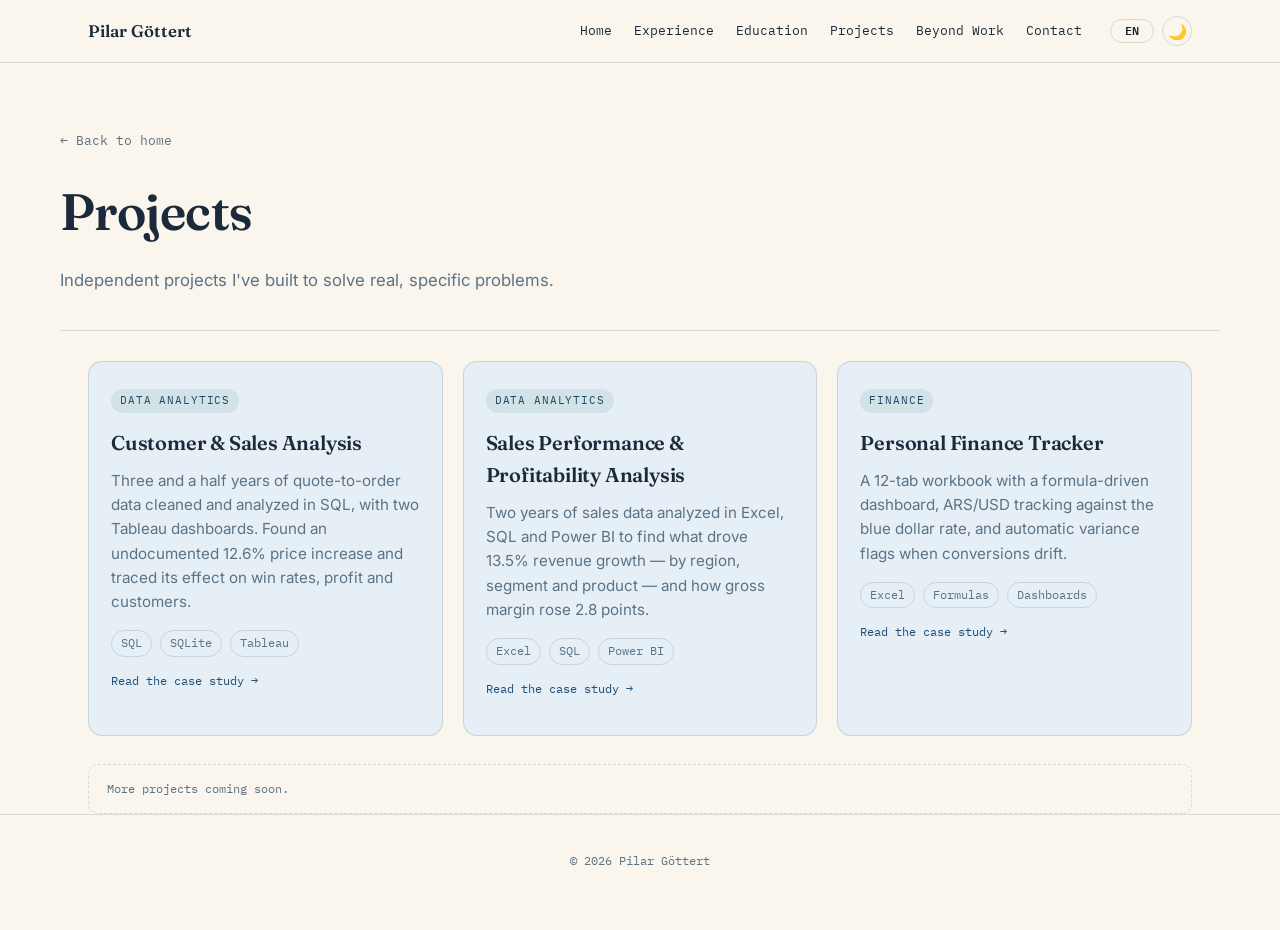
<file: projects.html>
<!DOCTYPE html>
<html lang="en">
<head>
<meta charset="UTF-8">
<meta name="viewport" content="width=device-width, initial-scale=1.0">
<title>Projects — Pilar Göttert</title>
<link rel="preconnect" href="https://fonts.googleapis.com">
<link rel="preconnect" href="https://fonts.gstatic.com" crossorigin>
<link href="https://fonts.googleapis.com/css2?family=Fraunces:ital,opsz,wght@0,9..144,400;0,9..144,600;1,9..144,500&family=Inter:wght@400;500;600&family=IBM+Plex+Mono:wght@400;500&display=swap" rel="stylesheet">
<link rel="stylesheet" href="assets/theme.css">
<script>(function(){var t=localStorage.getItem('theme')||'light';document.documentElement.setAttribute('data-theme',t);})();</script>
</head>
<body class="page-projects">

<nav class="topnav">
  <div class="wrap">
    <a class="brand" href="index.html">Pilar Göttert</a>
    <ul>
      <li><a href="index.html" data-en="Home" data-es="Inicio">Home</a></li>
      <li><a href="experience.html" data-en="Experience" data-es="Experiencia">Experience</a></li>
      <li><a href="education.html" data-en="Education" data-es="Educación">Education</a></li>
      <li><a href="projects.html" data-en="Projects" data-es="Proyectos">Projects</a></li>
      <li><a href="beyond-work.html" data-en="Beyond Work" data-es="Más allá del trabajo">Beyond Work</a></li>
      <li><a href="index.html#contact" data-en="Contact" data-es="Contacto">Contact</a></li>
      <li class="nav-toggles">
        <button class="toggle-btn lang-toggle" aria-label="Switch language" type="button"><span class="lang-current">EN</span></button>
        <button class="toggle-btn theme-toggle" aria-label="Toggle dark mode" type="button">
          <span class="icon-moon">🌙</span><span class="icon-sun">☀️</span>
        </button>
      </li>
    </ul>
  </div>
</nav>

<header class="wrap page-head">
  <a class="back-link" href="index.html" data-en="← Back to home" data-es="← Volver al inicio">← Back to home</a>
  <h1 class="page-title" data-en="Projects" data-es="Proyectos">Projects</h1>
  <p class="page-sub" data-en="Independent projects I've built to solve real, specific problems." data-es="Proyectos independientes que construí para resolver problemas reales y concretos.">
    Independent projects I've built to solve real, specific problems.
  </p>
</header>

<section class="wrap">
  <div class="cards">
    <a class="card" href="customer-sales-analysis.html" style="text-decoration:none; color:inherit; display:block;">
      <span class="tag" data-en="Data Analytics" data-es="Análisis de Datos">Data Analytics</span>
      <h3 data-en="Customer &amp; Sales Analysis" data-es="Análisis de Clientes y Ventas">Customer &amp; Sales Analysis</h3>
      <p data-en="Three and a half years of quote-to-order data cleaned and analyzed in SQL, with two Tableau dashboards. Found an undocumented 12.6% price increase and traced its effect on win rates, profit and customers." data-es="Tres años y medio de datos de cotizaciones y pedidos limpiados y analizados en SQL, con dos dashboards en Tableau. Detecté un aumento de precios no documentado del 12,6% y su efecto en el win rate, la ganancia y los clientes.">Three and a half years of quote-to-order data cleaned and analyzed in SQL, with two Tableau dashboards. Found an undocumented 12.6% price increase and traced its effect on win rates, profit and customers.</p>
      <div class="stack"><span>SQL</span><span>SQLite</span><span>Tableau</span></div>
      <p style="margin-top:14px; font-family:'IBM Plex Mono', monospace; font-size:0.78rem; color:var(--ochre-deep);" data-en="Read the case study →" data-es="Leer el caso de estudio →">Read the case study →</p>
    </a>
    <a class="card" href="sales-analysis.html" style="text-decoration:none; color:inherit; display:block;">
      <span class="tag" data-en="Data Analytics" data-es="Análisis de Datos">Data Analytics</span>
      <h3 data-en="Sales Performance &amp; Profitability Analysis" data-es="Análisis de Desempeño Comercial y Rentabilidad">Sales Performance &amp; Profitability Analysis</h3>
      <p data-en="Two years of sales data analyzed in Excel, SQL and Power BI to find what drove 13.5% revenue growth — by region, segment and product — and how gross margin rose 2.8 points." data-es="Dos años de datos de ventas analizados en Excel, SQL y Power BI para entender qué impulsó un crecimiento de ingresos del 13,5% — por región, segmento y producto — y cómo el margen bruto subió 2,8 puntos.">Two years of sales data analyzed in Excel, SQL and Power BI to find what drove 13.5% revenue growth — by region, segment and product — and how gross margin rose 2.8 points.</p>
      <div class="stack"><span>Excel</span><span>SQL</span><span>Power BI</span></div>
      <p style="margin-top:14px; font-family:'IBM Plex Mono', monospace; font-size:0.78rem; color:var(--ochre-deep);" data-en="Read the case study →" data-es="Leer el caso de estudio →">Read the case study →</p>
    </a>
    <a class="card" href="finance-tracker.html" style="text-decoration:none; color:inherit; display:block;">
      <span class="tag" data-en="Finance" data-es="Finanzas">Finance</span>
      <h3 data-en="Personal Finance Tracker" data-es="Rastreador de Finanzas Personales">Personal Finance Tracker</h3>
      <p data-en="A 12-tab workbook with a formula-driven dashboard, ARS/USD tracking against the blue dollar rate, and automatic variance flags when conversions drift." data-es="Un libro de 12 pestañas con un panel basado en fórmulas, seguimiento ARS/USD contra el dólar blue, y alertas automáticas de variación cuando las conversiones se desvían.">A 12-tab workbook with a formula-driven dashboard, ARS/USD tracking against the blue dollar rate, and automatic variance flags when conversions drift.</p>
      <div class="stack"><span data-en="Excel" data-es="Excel">Excel</span><span data-en="Formulas" data-es="Fórmulas">Formulas</span><span data-en="Dashboards" data-es="Paneles">Dashboards</span></div>
      <p style="margin-top:14px; font-family:'IBM Plex Mono', monospace; font-size:0.78rem; color:var(--ochre-deep);" data-en="Read the case study →" data-es="Leer el caso de estudio →">Read the case study →</p>
    </a>
  </div>

  <div class="soon-note" data-en="More projects coming soon." data-es="Más proyectos próximamente.">More projects coming soon.</div>
</section>

<footer>
  © <span id="year"></span> Pilar Göttert
</footer>

<script src="assets/theme.js"></script>

</body>
</html>
</file>
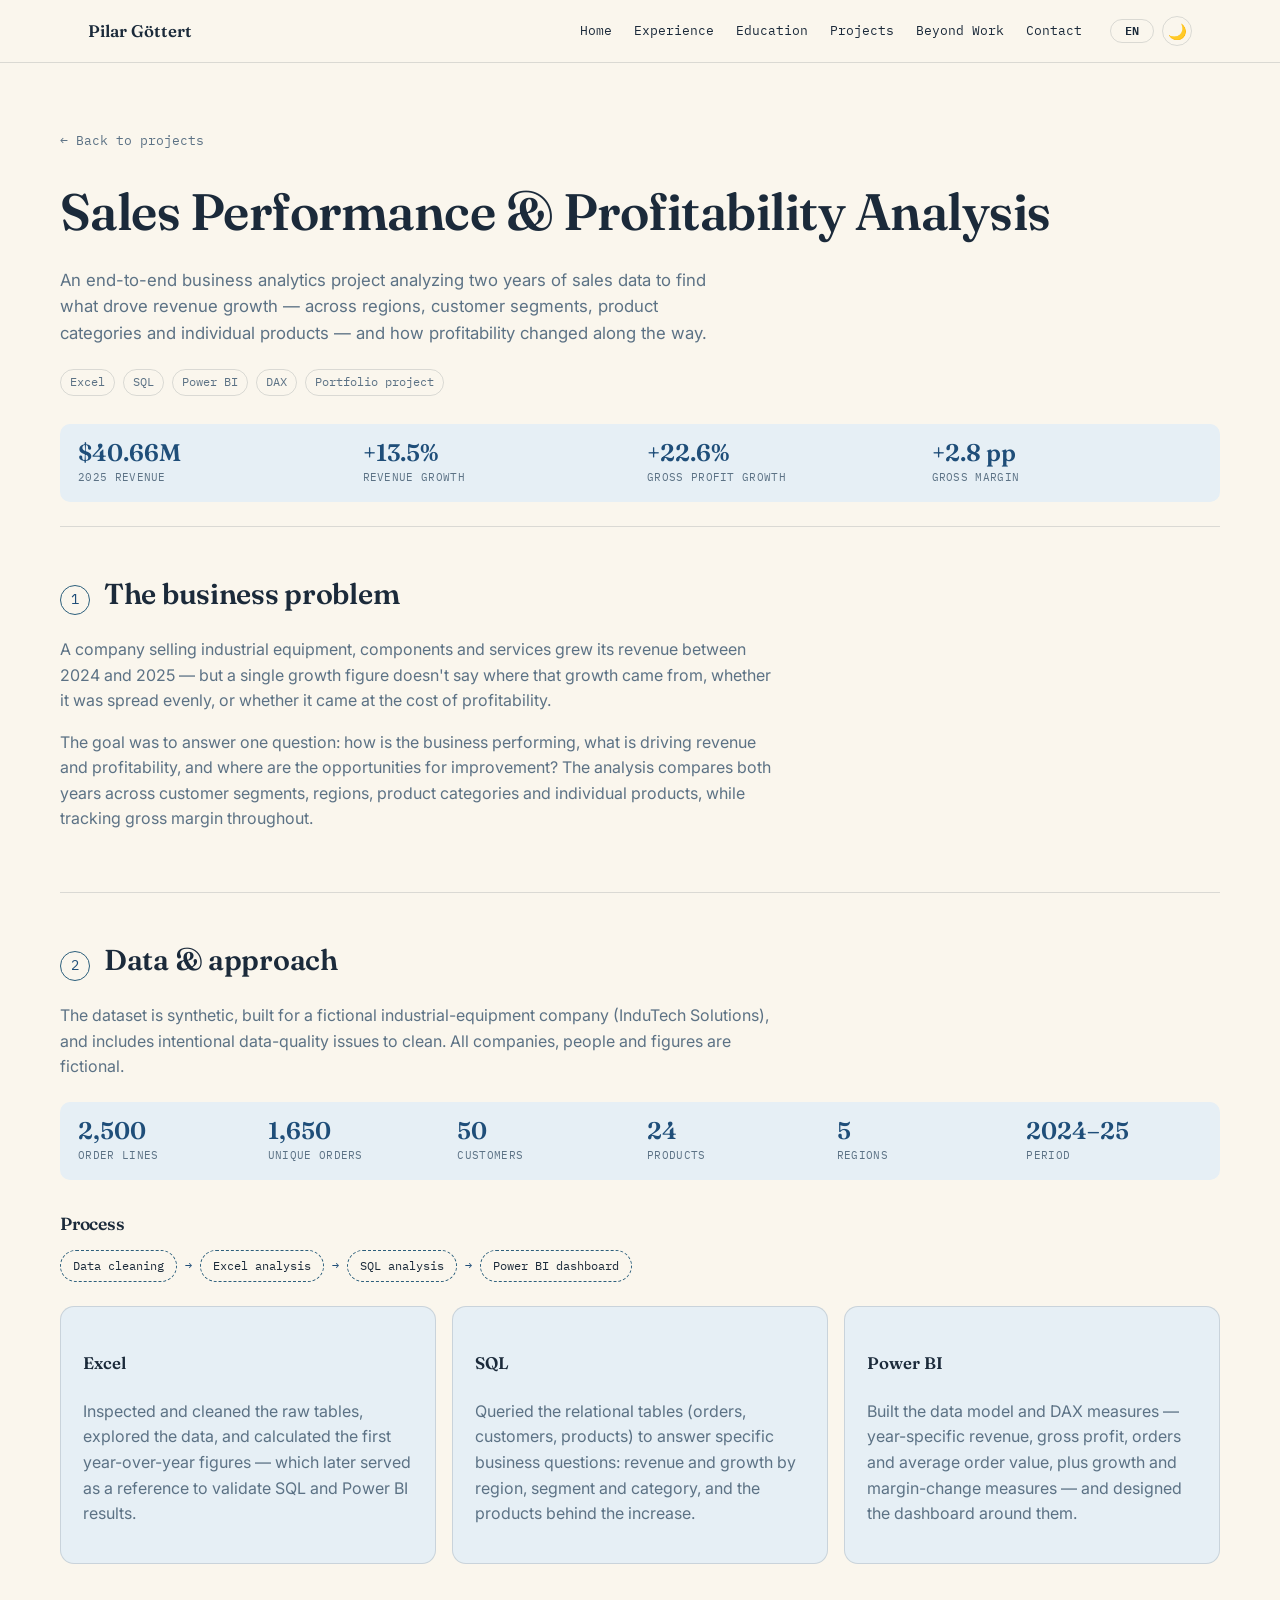
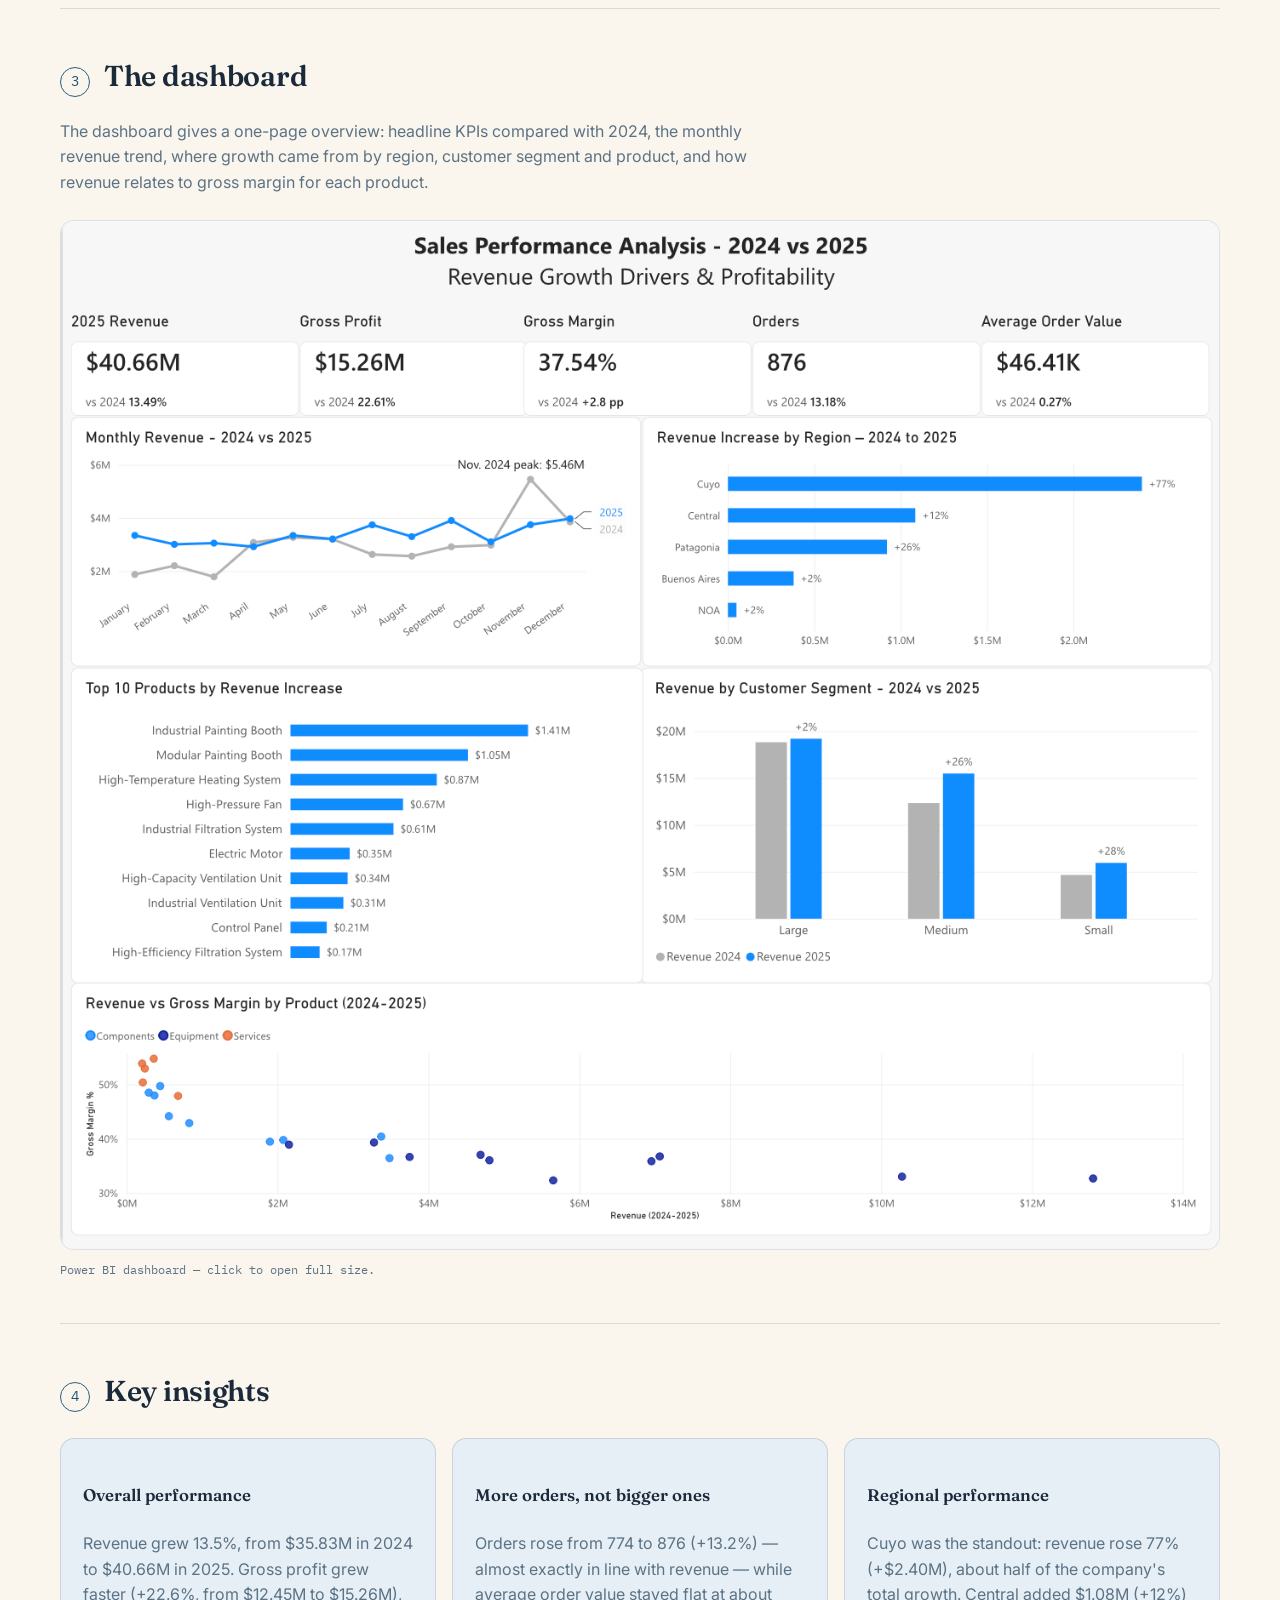
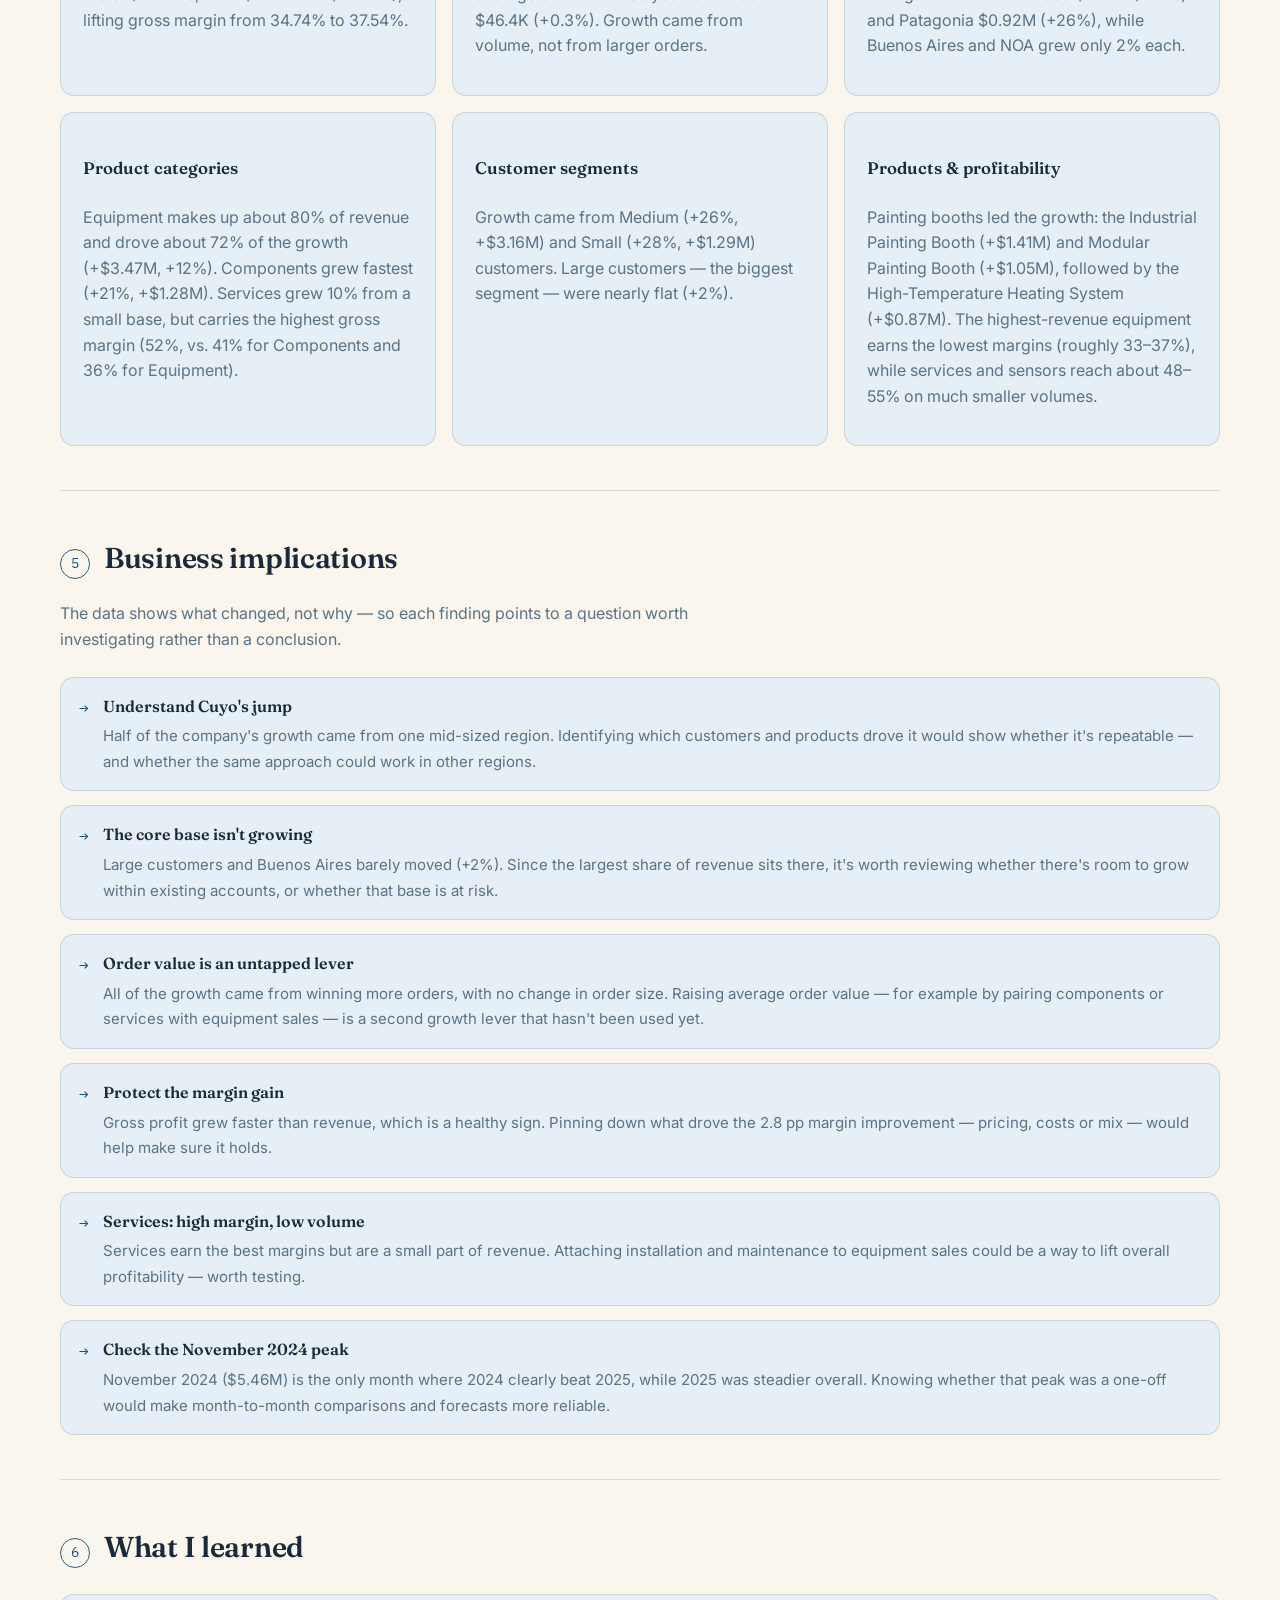
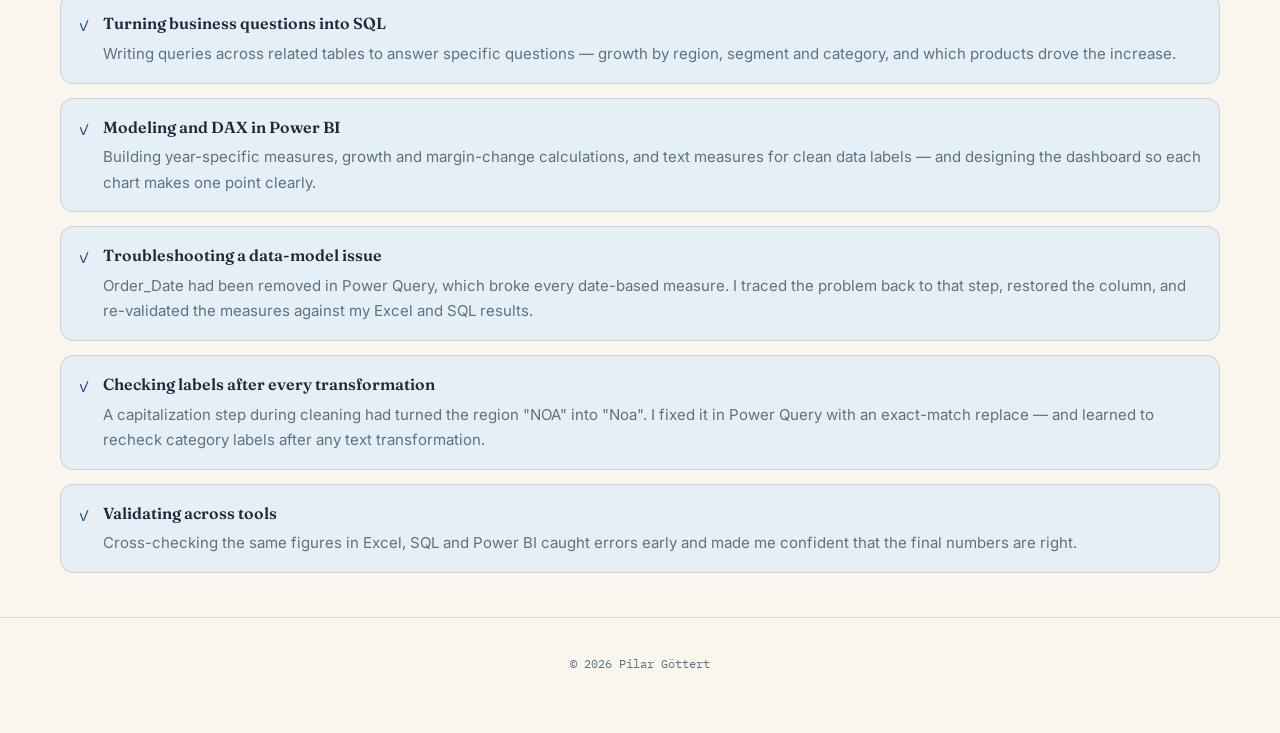
<file: sales-analysis.html>
<!DOCTYPE html>
<html lang="en">
<head>
<meta charset="UTF-8">
<meta name="viewport" content="width=device-width, initial-scale=1.0">
<title>Sales Performance &amp; Profitability Analysis — Pilar Göttert</title>
<link rel="preconnect" href="https://fonts.googleapis.com">
<link rel="preconnect" href="https://fonts.gstatic.com" crossorigin>
<link href="https://fonts.googleapis.com/css2?family=Fraunces:ital,opsz,wght@0,9..144,400;0,9..144,600;1,9..144,500&family=Inter:wght@400;500;600&family=IBM+Plex+Mono:wght@400;500&display=swap" rel="stylesheet">
<link rel="stylesheet" href="assets/theme.css">
<script>(function(){var t=localStorage.getItem('theme')||'light';document.documentElement.setAttribute('data-theme',t);})();</script>
</head>
<body class="page-sales-analysis">

<nav class="topnav">
  <div class="wrap">
    <a class="brand" href="index.html">Pilar Göttert</a>
    <ul>
      <li><a href="index.html" data-en="Home" data-es="Inicio">Home</a></li>
      <li><a href="experience.html" data-en="Experience" data-es="Experiencia">Experience</a></li>
      <li><a href="education.html" data-en="Education" data-es="Educación">Education</a></li>
      <li><a href="projects.html" data-en="Projects" data-es="Proyectos">Projects</a></li>
      <li><a href="beyond-work.html" data-en="Beyond Work" data-es="Más allá del trabajo">Beyond Work</a></li>
      <li><a href="index.html#contact" data-en="Contact" data-es="Contacto">Contact</a></li>
      <li class="nav-toggles">
        <button class="toggle-btn lang-toggle" aria-label="Switch language" type="button"><span class="lang-current">EN</span></button>
        <button class="toggle-btn theme-toggle" aria-label="Toggle dark mode" type="button">
          <span class="icon-moon">🌙</span><span class="icon-sun">☀️</span>
        </button>
      </li>
    </ul>
  </div>
</nav>

<header class="wrap page-head">
  <a class="back-link" href="projects.html" data-en="← Back to projects" data-es="← Volver a proyectos">← Back to projects</a>
  <h1 class="page-title" data-en="Sales Performance &amp; Profitability Analysis" data-es="Análisis de Desempeño Comercial y Rentabilidad">Sales Performance &amp; Profitability Analysis</h1>
  <p class="page-sub" data-en="An end-to-end business analytics project analyzing two years of sales data to find what drove revenue growth — across regions, customer segments, product categories and individual products — and how profitability changed along the way." data-es="Un proyecto de análisis de negocio de punta a punta que estudia dos años de datos de ventas para entender qué impulsó el crecimiento de los ingresos — por región, segmento de clientes, categoría y producto — y cómo cambió la rentabilidad en el camino.">
    An end-to-end business analytics project analyzing two years of sales data to find what drove
    revenue growth — across regions, customer segments, product categories and individual products —
    and how profitability changed along the way.
  </p>
  <div class="meta-row">
    <span>Excel</span>
    <span>SQL</span>
    <span>Power BI</span>
    <span>DAX</span>
    <span data-en="Portfolio project" data-es="Proyecto de portfolio">Portfolio project</span>
  </div>

  <div class="role-stats headline-stats">
    <div><div class="num">$40.66M</div><div class="lbl" data-en="2025 revenue" data-es="Ingresos 2025">2025 revenue</div></div>
    <div><div class="num">+13.5%</div><div class="lbl" data-en="Revenue growth" data-es="Crecimiento de ingresos">Revenue growth</div></div>
    <div><div class="num">+22.6%</div><div class="lbl" data-en="Gross profit growth" data-es="Crecimiento de ganancia bruta">Gross profit growth</div></div>
    <div><div class="num">+2.8 pp</div><div class="lbl" data-en="Gross margin" data-es="Margen bruto">Gross margin</div></div>
  </div>
</header>

<!-- 1. Business problem -->
<section class="wrap case">
  <div class="case-head">
    <span class="case-num">1</span>
    <h2 data-en="The business problem" data-es="El problema de negocio">The business problem</h2>
  </div>
  <p data-en="A company selling industrial equipment, components and services grew its revenue between 2024 and 2025 — but a single growth figure doesn't say where that growth came from, whether it was spread evenly, or whether it came at the cost of profitability." data-es="Una empresa que vende equipos industriales, componentes y servicios aumentó sus ingresos entre 2024 y 2025 — pero una sola cifra de crecimiento no dice de dónde vino ese crecimiento, si fue parejo, o si se logró a costa de la rentabilidad.">
    A company selling industrial equipment, components and services grew its revenue between 2024
    and 2025 — but a single growth figure doesn't say where that growth came from, whether it was
    spread evenly, or whether it came at the cost of profitability.
  </p>
  <p data-en="The goal was to answer one question: how is the business performing, what is driving revenue and profitability, and where are the opportunities for improvement? The analysis compares both years across customer segments, regions, product categories and individual products, while tracking gross margin throughout." data-es="El objetivo era responder una pregunta: ¿cómo le está yendo al negocio, qué impulsa los ingresos y la rentabilidad, y dónde están las oportunidades de mejora? El análisis compara ambos años por segmento de clientes, región, categoría y producto, siguiendo el margen bruto en todo momento.">
    The goal was to answer one question: how is the business performing, what is driving revenue
    and profitability, and where are the opportunities for improvement? The analysis compares both
    years across customer segments, regions, product categories and individual products, while
    tracking gross margin throughout.
  </p>
</section>

<!-- 2. Data & approach -->
<section class="wrap case">
  <div class="case-head">
    <span class="case-num">2</span>
    <h2 data-en="Data &amp; approach" data-es="Datos y enfoque">Data &amp; approach</h2>
  </div>
  <p data-en="The dataset is synthetic, built for a fictional industrial-equipment company (InduTech Solutions), and includes intentional data-quality issues to clean. All companies, people and figures are fictional." data-es="El conjunto de datos es sintético, creado para una empresa ficticia de equipos industriales (InduTech Solutions), e incluye problemas de calidad de datos intencionales para limpiar. Todas las empresas, personas y cifras son ficticias.">
    The dataset is synthetic, built for a fictional industrial-equipment company (InduTech Solutions),
    and includes intentional data-quality issues to clean. All companies, people and figures are fictional.
  </p>

  <div class="role-stats">
    <div><div class="num">2,500</div><div class="lbl" data-en="Order lines" data-es="Líneas de pedido">Order lines</div></div>
    <div><div class="num">1,650</div><div class="lbl" data-en="Unique orders" data-es="Pedidos únicos">Unique orders</div></div>
    <div><div class="num">50</div><div class="lbl" data-en="Customers" data-es="Clientes">Customers</div></div>
    <div><div class="num">24</div><div class="lbl" data-en="Products" data-es="Productos">Products</div></div>
    <div><div class="num">5</div><div class="lbl" data-en="Regions" data-es="Regiones">Regions</div></div>
    <div><div class="num">2024–25</div><div class="lbl" data-en="Period" data-es="Período">Period</div></div>
  </div>

  <h3 class="sub-h" data-en="Process" data-es="Proceso">Process</h3>
  <div class="flow">
    <span data-en="Data cleaning" data-es="Limpieza de datos">Data cleaning</span><span class="arrow">→</span>
    <span data-en="Excel analysis" data-es="Análisis en Excel">Excel analysis</span><span class="arrow">→</span>
    <span data-en="SQL analysis" data-es="Análisis en SQL">SQL analysis</span><span class="arrow">→</span>
    <span data-en="Power BI dashboard" data-es="Dashboard en Power BI">Power BI dashboard</span>
  </div>

  <div class="feature-grid">
    <div class="feature">
      <h4>Excel</h4>
      <p data-en="Inspected and cleaned the raw tables, explored the data, and calculated the first year-over-year figures — which later served as a reference to validate SQL and Power BI results." data-es="Inspeccioné y limpié las tablas crudas, exploré los datos y calculé las primeras cifras interanuales — que después sirvieron de referencia para validar los resultados de SQL y Power BI.">Inspected and cleaned the raw tables, explored the data, and calculated the first year-over-year figures — which later served as a reference to validate SQL and Power BI results.</p>
    </div>
    <div class="feature">
      <h4>SQL</h4>
      <p data-en="Queried the relational tables (orders, customers, products) to answer specific business questions: revenue and growth by region, segment and category, and the products behind the increase." data-es="Consulté las tablas relacionales (pedidos, clientes, productos) para responder preguntas de negocio concretas: ingresos y crecimiento por región, segmento y categoría, y los productos detrás del aumento.">Queried the relational tables (orders, customers, products) to answer specific business questions: revenue and growth by region, segment and category, and the products behind the increase.</p>
    </div>
    <div class="feature">
      <h4>Power BI</h4>
      <p data-en="Built the data model and DAX measures — year-specific revenue, gross profit, orders and average order value, plus growth and margin-change measures — and designed the dashboard around them." data-es="Armé el modelo de datos y las medidas DAX — ingresos, ganancia bruta, pedidos y valor promedio por pedido para cada año, más medidas de crecimiento y variación de margen — y diseñé el dashboard en base a ellas.">Built the data model and DAX measures — year-specific revenue, gross profit, orders and average order value, plus growth and margin-change measures — and designed the dashboard around them.</p>
    </div>
  </div>
</section>

<!-- 3. Dashboard -->
<section class="wrap case">
  <div class="case-head">
    <span class="case-num">3</span>
    <h2 data-en="The dashboard" data-es="El dashboard">The dashboard</h2>
  </div>
  <p data-en="The dashboard gives a one-page overview: headline KPIs compared with 2024, the monthly revenue trend, where growth came from by region, customer segment and product, and how revenue relates to gross margin for each product." data-es="El dashboard ofrece una vista general en una sola página: los KPIs principales comparados con 2024, la evolución mensual de ingresos, de dónde vino el crecimiento por región, segmento de clientes y producto, y cómo se relacionan los ingresos con el margen bruto de cada producto.">
    The dashboard gives a one-page overview: headline KPIs compared with 2024, the monthly revenue
    trend, where growth came from by region, customer segment and product, and how revenue relates
    to gross margin for each product.
  </p>
  <figure class="dash-figure">
    <a href="assets/projects/sales-dashboard.png" target="_blank" rel="noopener">
      <img src="assets/projects/sales-dashboard.png" alt="Power BI dashboard: KPI cards, monthly revenue 2024 vs 2025, revenue increase by region, top 10 products by revenue increase, revenue by customer segment, and revenue vs gross margin by product" loading="lazy">
    </a>
    <figcaption data-en="Power BI dashboard — click to open full size." data-es="Dashboard en Power BI — hacé clic para verlo en tamaño completo.">Power BI dashboard — click to open full size.</figcaption>
  </figure>
</section>

<!-- 4. Key insights -->
<section class="wrap case">
  <div class="case-head">
    <span class="case-num">4</span>
    <h2 data-en="Key insights" data-es="Hallazgos clave">Key insights</h2>
  </div>

  <div class="feature-grid">
    <div class="feature">
      <h4 data-en="Overall performance" data-es="Desempeño general">Overall performance</h4>
      <p data-en="Revenue grew 13.5%, from $35.83M in 2024 to $40.66M in 2025. Gross profit grew faster (+22.6%, from $12.45M to $15.26M), lifting gross margin from 34.74% to 37.54%." data-es="Los ingresos crecieron un 13,5%, de $35,83M en 2024 a $40,66M en 2025. La ganancia bruta creció más rápido (+22,6%, de $12,45M a $15,26M), llevando el margen bruto de 34,74% a 37,54%.">Revenue grew 13.5%, from $35.83M in 2024 to $40.66M in 2025. Gross profit grew faster (+22.6%, from $12.45M to $15.26M), lifting gross margin from 34.74% to 37.54%.</p>
    </div>
    <div class="feature">
      <h4 data-en="More orders, not bigger ones" data-es="Más pedidos, no pedidos más grandes">More orders, not bigger ones</h4>
      <p data-en="Orders rose from 774 to 876 (+13.2%) — almost exactly in line with revenue — while average order value stayed flat at about $46.4K (+0.3%). Growth came from volume, not from larger orders." data-es="Los pedidos pasaron de 774 a 876 (+13,2%) — casi igual que los ingresos — mientras que el valor promedio por pedido se mantuvo estable en unos $46,4K (+0,3%). El crecimiento vino del volumen, no de pedidos más grandes.">Orders rose from 774 to 876 (+13.2%) — almost exactly in line with revenue — while average order value stayed flat at about $46.4K (+0.3%). Growth came from volume, not from larger orders.</p>
    </div>
    <div class="feature">
      <h4 data-en="Regional performance" data-es="Desempeño por región">Regional performance</h4>
      <p data-en="Cuyo was the standout: revenue rose 77% (+$2.40M), about half of the company's total growth. Central added $1.08M (+12%) and Patagonia $0.92M (+26%), while Buenos Aires and NOA grew only 2% each." data-es="Cuyo fue la región destacada: sus ingresos subieron un 77% (+$2,40M), cerca de la mitad del crecimiento total de la empresa. Central sumó $1,08M (+12%) y Patagonia $0,92M (+26%), mientras que Buenos Aires y NOA crecieron apenas un 2% cada una.">Cuyo was the standout: revenue rose 77% (+$2.40M), about half of the company's total growth. Central added $1.08M (+12%) and Patagonia $0.92M (+26%), while Buenos Aires and NOA grew only 2% each.</p>
    </div>
    <div class="feature">
      <h4 data-en="Product categories" data-es="Categorías de producto">Product categories</h4>
      <p data-en="Equipment makes up about 80% of revenue and drove about 72% of the growth (+$3.47M, +12%). Components grew fastest (+21%, +$1.28M). Services grew 10% from a small base, but carries the highest gross margin (52%, vs. 41% for Components and 36% for Equipment)." data-es="Equipos representa cerca del 80% de los ingresos y explicó alrededor del 72% del crecimiento (+$3,47M, +12%). Componentes fue la categoría que más creció (+21%, +$1,28M). Servicios creció un 10% desde una base chica, pero tiene el mayor margen bruto (52%, frente a 41% de Componentes y 36% de Equipos).">Equipment makes up about 80% of revenue and drove about 72% of the growth (+$3.47M, +12%). Components grew fastest (+21%, +$1.28M). Services grew 10% from a small base, but carries the highest gross margin (52%, vs. 41% for Components and 36% for Equipment).</p>
    </div>
    <div class="feature">
      <h4 data-en="Customer segments" data-es="Segmentos de clientes">Customer segments</h4>
      <p data-en="Growth came from Medium (+26%, +$3.16M) and Small (+28%, +$1.29M) customers. Large customers — the biggest segment — were nearly flat (+2%)." data-es="El crecimiento vino de los clientes medianos (+26%, +$3,16M) y pequeños (+28%, +$1,29M). Los clientes grandes — el segmento más importante — prácticamente no crecieron (+2%).">Growth came from Medium (+26%, +$3.16M) and Small (+28%, +$1.29M) customers. Large customers — the biggest segment — were nearly flat (+2%).</p>
    </div>
    <div class="feature">
      <h4 data-en="Products &amp; profitability" data-es="Productos y rentabilidad">Products &amp; profitability</h4>
      <p data-en="Painting booths led the growth: the Industrial Painting Booth (+$1.41M) and Modular Painting Booth (+$1.05M), followed by the High-Temperature Heating System (+$0.87M). The highest-revenue equipment earns the lowest margins (roughly 33–37%), while services and sensors reach about 48–55% on much smaller volumes." data-es="Las cabinas de pintura lideraron el crecimiento: la Cabina de Pintura Industrial (+$1,41M) y la Cabina de Pintura Modular (+$1,05M), seguidas por el Sistema de Calefacción de Alta Temperatura (+$0,87M). Los equipos con más ingresos tienen los márgenes más bajos (aprox. 33–37%), mientras que servicios y sensores llegan a cerca de 48–55% con volúmenes mucho menores.">Painting booths led the growth: the Industrial Painting Booth (+$1.41M) and Modular Painting Booth (+$1.05M), followed by the High-Temperature Heating System (+$0.87M). The highest-revenue equipment earns the lowest margins (roughly 33–37%), while services and sensors reach about 48–55% on much smaller volumes.</p>
    </div>
  </div>
</section>

<!-- 5. Business implications -->
<section class="wrap case">
  <div class="case-head">
    <span class="case-num">5</span>
    <h2 data-en="Business implications" data-es="Implicancias para el negocio">Business implications</h2>
  </div>
  <p data-en="The data shows what changed, not why — so each finding points to a question worth investigating rather than a conclusion." data-es="Los datos muestran qué cambió, no por qué — así que cada hallazgo apunta a una pregunta que vale la pena investigar, más que a una conclusión.">
    The data shows what changed, not why — so each finding points to a question worth investigating
    rather than a conclusion.
  </p>
  <ul class="outcome-list">
    <li>
      <span class="check">→</span>
      <div>
        <strong data-en="Understand Cuyo's jump" data-es="Entender el salto de Cuyo">Understand Cuyo's jump</strong>
        <span class="body" data-en="Half of the company's growth came from one mid-sized region. Identifying which customers and products drove it would show whether it's repeatable — and whether the same approach could work in other regions." data-es="La mitad del crecimiento de la empresa vino de una sola región de tamaño medio. Identificar qué clientes y productos lo impulsaron mostraría si es repetible — y si el mismo enfoque podría funcionar en otras regiones.">Half of the company's growth came from one mid-sized region. Identifying which customers and products drove it would show whether it's repeatable — and whether the same approach could work in other regions.</span>
      </div>
    </li>
    <li>
      <span class="check">→</span>
      <div>
        <strong data-en="The core base isn't growing" data-es="La base principal no está creciendo">The core base isn't growing</strong>
        <span class="body" data-en="Large customers and Buenos Aires barely moved (+2%). Since the largest share of revenue sits there, it's worth reviewing whether there's room to grow within existing accounts, or whether that base is at risk." data-es="Los clientes grandes y Buenos Aires casi no se movieron (+2%). Como ahí está la mayor parte de los ingresos, vale la pena revisar si hay margen para crecer dentro de las cuentas existentes, o si esa base está en riesgo.">Large customers and Buenos Aires barely moved (+2%). Since the largest share of revenue sits there, it's worth reviewing whether there's room to grow within existing accounts, or whether that base is at risk.</span>
      </div>
    </li>
    <li>
      <span class="check">→</span>
      <div>
        <strong data-en="Order value is an untapped lever" data-es="El valor por pedido es una palanca sin usar">Order value is an untapped lever</strong>
        <span class="body" data-en="All of the growth came from winning more orders, with no change in order size. Raising average order value — for example by pairing components or services with equipment sales — is a second growth lever that hasn't been used yet." data-es="Todo el crecimiento vino de ganar más pedidos, sin cambios en el tamaño de cada uno. Aumentar el valor promedio por pedido — por ejemplo, sumando componentes o servicios a las ventas de equipos — es una segunda palanca de crecimiento que todavía no se aprovechó.">All of the growth came from winning more orders, with no change in order size. Raising average order value — for example by pairing components or services with equipment sales — is a second growth lever that hasn't been used yet.</span>
      </div>
    </li>
    <li>
      <span class="check">→</span>
      <div>
        <strong data-en="Protect the margin gain" data-es="Proteger la mejora de margen">Protect the margin gain</strong>
        <span class="body" data-en="Gross profit grew faster than revenue, which is a healthy sign. Pinning down what drove the 2.8 pp margin improvement — pricing, costs or mix — would help make sure it holds." data-es="La ganancia bruta creció más rápido que los ingresos, lo cual es una buena señal. Precisar qué impulsó la mejora de 2,8 pp en el margen — precios, costos o mix — ayudaría a asegurar que se mantenga.">Gross profit grew faster than revenue, which is a healthy sign. Pinning down what drove the 2.8 pp margin improvement — pricing, costs or mix — would help make sure it holds.</span>
      </div>
    </li>
    <li>
      <span class="check">→</span>
      <div>
        <strong data-en="Services: high margin, low volume" data-es="Servicios: alto margen, bajo volumen">Services: high margin, low volume</strong>
        <span class="body" data-en="Services earn the best margins but are a small part of revenue. Attaching installation and maintenance to equipment sales could be a way to lift overall profitability — worth testing." data-es="Los servicios tienen los mejores márgenes pero son una parte chica de los ingresos. Sumar instalación y mantenimiento a las ventas de equipos podría ser una forma de mejorar la rentabilidad general — vale la pena probarlo.">Services earn the best margins but are a small part of revenue. Attaching installation and maintenance to equipment sales could be a way to lift overall profitability — worth testing.</span>
      </div>
    </li>
    <li>
      <span class="check">→</span>
      <div>
        <strong data-en="Check the November 2024 peak" data-es="Revisar el pico de noviembre 2024">Check the November 2024 peak</strong>
        <span class="body" data-en="November 2024 ($5.46M) is the only month where 2024 clearly beat 2025, while 2025 was steadier overall. Knowing whether that peak was a one-off would make month-to-month comparisons and forecasts more reliable." data-es="Noviembre 2024 ($5,46M) es el único mes en el que 2024 superó claramente a 2025, mientras que 2025 fue más estable en general. Saber si ese pico fue algo puntual haría más confiables las comparaciones mensuales y las proyecciones.">November 2024 ($5.46M) is the only month where 2024 clearly beat 2025, while 2025 was steadier overall. Knowing whether that peak was a one-off would make month-to-month comparisons and forecasts more reliable.</span>
      </div>
    </li>
  </ul>
</section>

<!-- 6. What I learned -->
<section class="wrap case">
  <div class="case-head">
    <span class="case-num">6</span>
    <h2 data-en="What I learned" data-es="Lo que aprendí">What I learned</h2>
  </div>
  <ul class="outcome-list">
    <li>
      <span class="check">✓</span>
      <div>
        <strong data-en="Turning business questions into SQL" data-es="Traducir preguntas de negocio a SQL">Turning business questions into SQL</strong>
        <span class="body" data-en="Writing queries across related tables to answer specific questions — growth by region, segment and category, and which products drove the increase." data-es="Escribir consultas sobre tablas relacionadas para responder preguntas concretas — crecimiento por región, segmento y categoría, y qué productos impulsaron el aumento.">Writing queries across related tables to answer specific questions — growth by region, segment and category, and which products drove the increase.</span>
      </div>
    </li>
    <li>
      <span class="check">✓</span>
      <div>
        <strong data-en="Modeling and DAX in Power BI" data-es="Modelado y DAX en Power BI">Modeling and DAX in Power BI</strong>
        <span class="body" data-en="Building year-specific measures, growth and margin-change calculations, and text measures for clean data labels — and designing the dashboard so each chart makes one point clearly." data-es="Crear medidas por año, cálculos de crecimiento y de variación de margen, y medidas de texto para etiquetas de datos claras — y diseñar el dashboard para que cada gráfico transmita una idea con claridad.">Building year-specific measures, growth and margin-change calculations, and text measures for clean data labels — and designing the dashboard so each chart makes one point clearly.</span>
      </div>
    </li>
    <li>
      <span class="check">✓</span>
      <div>
        <strong data-en="Troubleshooting a data-model issue" data-es="Resolver un problema del modelo de datos">Troubleshooting a data-model issue</strong>
        <span class="body" data-en="Order_Date had been removed in Power Query, which broke every date-based measure. I traced the problem back to that step, restored the column, and re-validated the measures against my Excel and SQL results." data-es="Order_Date se había eliminado en Power Query, lo que rompió todas las medidas basadas en fechas. Rastreé el problema hasta ese paso, restauré la columna y volví a validar las medidas contra mis resultados de Excel y SQL.">Order_Date had been removed in Power Query, which broke every date-based measure. I traced the problem back to that step, restored the column, and re-validated the measures against my Excel and SQL results.</span>
      </div>
    </li>
    <li>
      <span class="check">✓</span>
      <div>
        <strong data-en="Checking labels after every transformation" data-es="Revisar las etiquetas después de cada transformación">Checking labels after every transformation</strong>
        <span class="body" data-en="A capitalization step during cleaning had turned the region &quot;NOA&quot; into &quot;Noa&quot;. I fixed it in Power Query with an exact-match replace — and learned to recheck category labels after any text transformation." data-es="Un paso de capitalización durante la limpieza había convertido la región «NOA» en «Noa». Lo corregí en Power Query con un reemplazo de coincidencia exacta — y aprendí a volver a revisar las etiquetas de categorías después de cualquier transformación de texto.">A capitalization step during cleaning had turned the region "NOA" into "Noa". I fixed it in Power Query with an exact-match replace — and learned to recheck category labels after any text transformation.</span>
      </div>
    </li>
    <li>
      <span class="check">✓</span>
      <div>
        <strong data-en="Validating across tools" data-es="Validar entre herramientas">Validating across tools</strong>
        <span class="body" data-en="Cross-checking the same figures in Excel, SQL and Power BI caught errors early and made me confident that the final numbers are right." data-es="Contrastar las mismas cifras en Excel, SQL y Power BI permitió detectar errores temprano y me dio confianza en que los números finales son correctos.">Cross-checking the same figures in Excel, SQL and Power BI caught errors early and made me confident that the final numbers are right.</span>
      </div>
    </li>
  </ul>
</section>

<footer>
  © <span id="year"></span> Pilar Göttert
</footer>

<script src="assets/theme.js"></script>

</body>
</html>
</file>
<file: assets/theme.css>
/* ============================================================
   Pilar Gottert portfolio — shared theme
   Navy Harbor palette (light + dark), shared layout, per-page styles
   ============================================================ */


  :root{
    --paper:#FAF6ED;
    --paper-deep:#E6EFF5;
    --ink:#1B2A3A;
    --ink-soft:#5C7285;
    --ochre:#2C5F7C;
    --ochre-deep:#1F4E79;
    --teal:#5FA8D3;
    --teal-deep:#1B4A66;
    --line: rgba(27,42,58,0.14);
    --nav-bg: rgba(250,246,237,0.92);
    --radius: 14px;
    --maxw: 1160px;
  }
  :root[data-theme="dark"]{
    --paper:#12202E;
    --paper-deep:#1A2C3D;
    --ink:#EDF1F5;
    --ink-soft:#9FB2C2;
    --ochre:#5FA8D3;
    --ochre-deep:#7FC0E8;
    --teal:#3A7CA5;
    --teal-deep:#5FA8D3;
    --line: rgba(237,241,245,0.14);
    --nav-bg: rgba(18,32,46,0.90);
  }
  *{box-sizing:border-box;}
  html{scroll-behavior:smooth;}
  body{
    margin:0;
    background:var(--paper);
    color:var(--ink);
    font-family:'Inter',sans-serif;
    line-height:1.6;
    -webkit-font-smoothing:antialiased;
    transition:background-color 0.2s ease, color 0.2s ease;
  }
  @media (prefers-reduced-motion: reduce){
    html{scroll-behavior:auto;}
    *{animation-duration:0.001ms !important; animation-iteration-count:1 !important; transition-duration:0.001ms !important;}
  }
  a{ color:inherit; }
  a:focus-visible, button:focus-visible{
    outline:2px solid var(--teal);
    outline-offset:3px;
    border-radius:4px;
  }
  h1,h2,h3{
    font-family:'Fraunces', serif;
    font-weight:600;
    margin:0;
    letter-spacing:-0.01em;
  }
  .eyebrow{
    font-family:'IBM Plex Mono', monospace;
    font-size:0.72rem;
    letter-spacing:0.12em;
    text-transform:uppercase;
    color:var(--teal-deep);
  }
  .wrap{
    max-width: var(--maxw);
    margin:0 auto;
    padding: 0 28px;
  }

  nav.topnav{
    position:sticky;
    top:0;
    z-index:10;
    background:var(--nav-bg);
    backdrop-filter: blur(6px);
    border-bottom:1px solid var(--line);
  }
  nav.topnav .wrap{
    display:flex;
    align-items:center;
    justify-content:space-between;
    padding-top:16px;
    padding-bottom:16px;
    gap:16px;
  }
  nav.topnav .brand{
    font-family:'Fraunces', serif;
    font-weight:600;
    font-size:1.05rem;
    text-decoration:none;
  }
  nav.topnav ul{
    list-style:none;
    display:flex;
    gap:22px;
    margin:0;
    padding:0;
    font-family:'IBM Plex Mono', monospace;
    font-size:0.8rem;
    align-items:center;
  }
  nav.topnav a{ text-decoration:none; }
  nav.topnav a:hover{ color:var(--ochre-deep); }

  /* ---- Language / theme toggles ---- */
  .nav-toggles{
    display:flex;
    align-items:center;
    gap:8px;
    margin-left:6px;
  }
  .toggle-btn{
    font-family:'IBM Plex Mono', monospace;
    font-size:0.72rem;
    background:transparent;
    border:1px solid var(--line);
    border-radius:100px;
    padding:4px 10px;
    color:var(--ink-soft);
    cursor:pointer;
    line-height:1.2;
  }
  .toggle-btn:hover{ border-color:var(--ochre); color:var(--ochre-deep); }
  .toggle-btn.lang-toggle{ min-width:44px; }
  .toggle-btn .lang-current{ font-weight:600; color:var(--ink); }
  .toggle-btn.theme-toggle{
    width:30px; height:30px; padding:0;
    display:flex; align-items:center; justify-content:center;
    font-size:0.95rem;
  }
  [data-theme="dark"] .icon-sun{ display:inline; }
  [data-theme="dark"] .icon-moon{ display:none; }
  .icon-sun{ display:none; }
  .icon-moon{ display:inline; }

  @media (max-width: 640px){
    nav.topnav ul{ gap:10px; font-size:0.7rem; }
    .nav-toggles{ margin-left:2px; }
  }


  /* ---- Shared subpage header (page-head/back-link/title/sub) ---- */

  .page-head{
    padding: 64px 0 20px;
  }
  .back-link{
    font-family:'IBM Plex Mono', monospace;
    font-size:0.8rem;
    text-decoration:none;
    color:var(--ink-soft);
  }
  .back-link:hover{ color:var(--ochre-deep); }
  h1.page-title{
    margin-top:18px;
    font-size: clamp(2.2rem, 5vw, 3.2rem);
  }
  p.page-sub{
    margin-top:14px;
    max-width:60ch;
    color:var(--ink-soft);
    font-size:1.05rem;
  }


  /* ================= HOME (index.html) — page-specific ================= */

  /* ---- THREAD RAIL ---- */
  .thread-rail{
    position:absolute;
    left:50%;
    top:0;
    width:2px;
    height:100%;
    transform:translateX(calc(var(--maxw) / -2 - 46px));
    pointer-events:none;
    z-index:0;
  }
  .thread-rail svg{ position:sticky; top:0; }
  @media (max-width: 860px){
    .thread-rail{ display:none; }
  }

  .stitch-marker{
    position:relative;
  }
  .stitch-marker::before{
    content:"";
    position:absolute;
    left:-58px;
    top:6px;
    width:14px;
    height:14px;
    border-radius:50%;
    background:var(--paper);
    border:2.5px solid var(--ochre);
  }
  @media (max-width: 860px){
    .stitch-marker::before{ display:none; }
  }

  .hero-flex{
    display:flex;
    align-items:center;
    gap:44px;
    flex-wrap:wrap-reverse;
  }
  .hero-text{
    flex:1 1 420px;
    min-width:280px;
  }
  .hero-photo{
    position:relative;
    flex:0 0 auto;
    width:240px;
    height:240px;
  }
  .hero-photo img{
    width:240px;
    height:240px;
    border-radius:50%;
    object-fit:cover;
    border:3px solid var(--paper);
    box-shadow: 0 10px 28px -12px rgba(27,42,58,0.35);
    position:relative;
    z-index:2;
  }
  .hero-photo::before{
    content:"";
    position:absolute;
    top:-9px;
    left:-9px;
    width:258px;
    height:258px;
    border-radius:50%;
    border:2px dashed var(--ochre);
    z-index:1;
  }
  .hero-photo::after{
    content:"";
    position:absolute;
    bottom:2px;
    right:-6px;
    width:16px;
    height:16px;
    border-radius:50%;
    background:var(--teal);
    border:3px solid var(--paper);
    z-index:3;
  }
  @media (max-width: 640px){
    .hero-photo, .hero-photo img{ width:170px; height:170px; }
    .hero-photo::before{ width:186px; height:186px; top:-8px; left:-8px; }
  }

  header.hero{
    position:relative;
    padding: 88px 0 64px;
    overflow:hidden;
  }
  .hero .wrap{ position:relative; z-index:1; }
  .hero-mark{
    font-family:'IBM Plex Mono', monospace;
    font-size:0.75rem;
    color:var(--ink-soft);
    margin-bottom:22px;
    display:flex;
    align-items:center;
    gap:10px;
  }
  .hero-mark .dot{
    width:7px;height:7px;border-radius:50%;background:var(--teal);
    display:inline-block;
  }
  h1.title{
    font-size: clamp(2.6rem, 6vw, 4.4rem);
    line-height:1.02;
  }
  .hero-role{
    margin-top:10px;
    font-family:'IBM Plex Mono', monospace;
    font-size:1rem;
    color:var(--teal-deep);
  }
  .hero-sub{
    margin-top:22px;
    max-width:58ch;
    font-size:1.1rem;
    color:var(--ink-soft);
  }
  .hero-links{
    margin-top:34px;
    display:flex;
    gap:16px;
    flex-wrap:wrap;
  }
  .btn{
    font-family:'IBM Plex Mono', monospace;
    font-size:0.82rem;
    padding:11px 20px;
    border-radius:100px;
    border:1.5px solid var(--ink);
    text-decoration:none;
    transition: all 0.18s ease;
    display:inline-block;
  }
  .btn.primary{
    background:var(--ink);
    color:var(--paper);
  }
  .btn.primary:hover{ background:var(--teal-deep); border-color:var(--teal-deep); }
  .btn.ghost:hover{ background:var(--ink); color:var(--paper); }

  section{
    position:relative;
    padding: 60px 0;
    border-top:1px solid var(--line);
    z-index:1;
  }

  body.page-index .section-head{
    margin-bottom:34px;
  }
  body.page-index .section-head h2{
    font-size: clamp(1.6rem, 3vw, 2.1rem);
  }

  p.lede{
    max-width:60ch;
    color:var(--ink-soft);
    font-size:1.02rem;
  }

  .see-more{
    display:inline-block;
    margin-top:18px;
    font-family:'IBM Plex Mono', monospace;
    font-size:0.82rem;
    text-decoration:none;
    border-bottom:1.5px solid var(--ochre);
    padding-bottom:2px;
  }
  .see-more:hover{ color:var(--ochre-deep); }

  /* ---- SNIPPET CARDS (Experience / Education) ---- */
  .snippet-card{
    background:var(--paper-deep);
    border-radius:var(--radius);
    padding:26px 24px;
    border:1px solid var(--line);
    margin-top:24px;
  }
  .snippet-card h3{
    font-size:1.15rem;
  }
  .snippet-list{
    margin:14px 0 0;
    padding:0;
    list-style:none;
  }
  .snippet-list li{
    font-size:0.94rem;
    color:var(--ink-soft);
    padding:6px 0;
    border-top:1px dashed var(--line);
  }
  .snippet-list li:first-child{ border-top:none; }
  .snippet-list .role{
    color:var(--ink);
    font-weight:500;
  }
  .snippet-list .when{
    font-family:'IBM Plex Mono', monospace;
    font-size:0.72rem;
    color:var(--ink-soft);
  }

  /* ---- PROJECT CARDS ---- */
  .cards{
    display:grid;
    grid-template-columns: repeat(auto-fit, minmax(240px, 1fr));
    gap:20px;
    margin-top:30px;
  }
  .card{
    background:var(--paper-deep);
    border-radius:var(--radius);
    padding:24px 22px;
    border:1px solid var(--line);
    transition: transform 0.18s ease, box-shadow 0.18s ease;
  }
  .card:hover{
    transform: translateY(-3px);
    box-shadow: 0 10px 24px -14px rgba(27,42,58,0.35);
  }
  .card .tag{
    font-family:'IBM Plex Mono', monospace;
    font-size:0.68rem;
    text-transform:uppercase;
    letter-spacing:0.08em;
    color:var(--teal-deep);
    background: rgba(47,110,104,0.1);
    padding:3px 9px;
    border-radius:100px;
    display:inline-block;
  }
  .card h3{
    font-size:1.25rem;
    margin-top:14px;
  }
  .card p{
    color:var(--ink-soft);
    font-size:0.95rem;
    margin-top:10px;
  }
  .stack{
    margin-top:16px;
    display:flex;
    flex-wrap:wrap;
    gap:8px;
  }
  .stack span{
    font-family:'IBM Plex Mono', monospace;
    font-size:0.72rem;
    color:var(--ink-soft);
    border:1px solid var(--line);
    padding:3px 9px;
    border-radius:100px;
  }

  /* ---- SKILLS ---- */
  .skills-grid{
    display:grid;
    grid-template-columns: repeat(auto-fit, minmax(220px, 1fr));
    gap:14px 28px;
    margin-top:30px;
  }
  .skill-row{
    display:flex;
    align-items:center;
    justify-content:space-between;
    gap:12px;
    padding:8px 0;
    border-bottom:1px dashed var(--line);
  }
  .skill-row .name{
    font-size:0.95rem;
  }
  .skill-dots{
    display:flex;
    gap:5px;
    flex-shrink:0;
  }
  .skill-dots span{
    width:9px;
    height:9px;
    border-radius:50%;
    border:1.5px solid var(--ochre-deep);
    background:transparent;
  }
  .skill-dots span.filled{
    background:var(--ochre-deep);
  }

  /* ---- HOBBIES ---- */
  .hobby-grid{
    display:grid;
    grid-template-columns: repeat(auto-fit, minmax(180px, 1fr));
    gap:18px;
    margin-top:30px;
  }
  .hobby{
    padding:22px 18px;
    border-radius:var(--radius);
    background: var(--paper);
    border:1px dashed var(--line);
    text-align:left;
    position:relative;
  }
  .hobby .icon{
    font-size:1.6rem;
    display:block;
    margin-bottom:10px;
  }
  .hobby h4{
    font-family:'Fraunces', serif;
    font-size:1.05rem;
    font-weight:600;
    margin:0 0 6px;
  }
  .hobby p{
    font-size:0.88rem;
    color:var(--ink-soft);
    margin:0;
  }
  .hobby .soon{
    display:inline-block;
    margin-top:10px;
    font-family:'IBM Plex Mono', monospace;
    font-size:0.65rem;
    text-transform:uppercase;
    letter-spacing:0.06em;
    color:var(--teal-deep);
    background: rgba(47,110,104,0.1);
    padding:2px 8px;
    border-radius:100px;
  }

  /* ---- READING STATS ---- */
  .reading-stats{
    margin-top:24px;
    background:var(--paper-deep);
    border-radius:var(--radius);
    border:1px solid var(--line);
    padding:28px 26px;
  }
  .reading-stats h4{
    font-family:'Fraunces', serif;
    font-size:1.15rem;
    font-weight:600;
    margin:0;
  }
  .reading-stats .stat-year{
    font-family:'IBM Plex Mono', monospace;
    font-size:0.7rem;
    color:var(--teal-deep);
    background:rgba(47,110,104,0.1);
    padding:2px 9px;
    border-radius:100px;
    margin-left:8px;
    vertical-align:middle;
  }
  body.page-index .stat-grid{
    display:grid;
    grid-template-columns: repeat(auto-fit, minmax(110px, 1fr));
    gap:16px;
    margin-top:18px;
  }
  body.page-index .stat-grid .num{
    font-family:'Fraunces', serif;
    font-weight:600;
    font-size:1.6rem;
    color:var(--ochre-deep);
  }
  body.page-index .stat-grid .lbl{
    font-family:'IBM Plex Mono', monospace;
    font-size:0.68rem;
    text-transform:uppercase;
    letter-spacing:0.04em;
    color:var(--ink-soft);
    margin-top:2px;
  }
  .genre-chart{
    margin-top:26px;
  }
  .genre-chart .chart-title{
    font-family:'IBM Plex Mono', monospace;
    font-size:0.72rem;
    text-transform:uppercase;
    letter-spacing:0.06em;
    color:var(--ink-soft);
    margin-bottom:10px;
  }
  .genre-row{
    display:flex;
    align-items:center;
    gap:10px;
    margin-bottom:8px;
  }
  .genre-row .glabel{
    width:92px;
    flex-shrink:0;
    font-size:0.82rem;
    color:var(--ink);
    text-align:right;
  }
  .genre-row .gbar-track{
    flex-grow:1;
    background:var(--paper);
    border-radius:4px;
    height:16px;
    overflow:hidden;
  }
  .genre-row .gbar-fill{
    height:100%;
    background:var(--ochre);
    border-radius:4px;
  }
  .genre-row .gval{
    width:24px;
    flex-shrink:0;
    font-family:'IBM Plex Mono', monospace;
    font-size:0.75rem;
    color:var(--ink-soft);
  }

  /* ---- OFF-CLOCK / HOBBIES ---- */

  /* ---- CONTACT ---- */
  .contact-box{
    margin-top:30px;
    padding:36px;
    border-radius:20px;
    background: var(--ink);
    color:var(--paper);
    display:flex;
    flex-wrap:wrap;
    gap:24px;
    align-items:center;
    justify-content:space-between;
  }
  .contact-box h3{
    font-size:1.5rem;
    max-width:22ch;
  }
  .contact-links{
    display:flex;
    flex-direction:column;
    gap:10px;
    font-family:'IBM Plex Mono', monospace;
    font-size:0.9rem;
  }
  .contact-links a{
    text-decoration:none;
    border-bottom:1px solid rgba(250,246,237,0.35);
    padding-bottom:2px;
  }
  .contact-links a:hover{ border-color:var(--ochre); color:var(--ochre); }

  



  /* ================= EXPERIENCE (experience.html) — page-specific ================= */

  .timeline{
    padding: 40px 0 80px;
  }
  .role{
    position:relative;
    padding: 32px 0 32px 32px;
    border-left:2px solid var(--line);
  }
  .role:last-child{ padding-bottom:0; }
  .role::before{
    content:"";
    position:absolute;
    left:-7px;
    top:36px;
    width:12px;
    height:12px;
    border-radius:50%;
    background:var(--paper);
    border:2.5px solid var(--ochre);
  }
  .role-when{
    font-family:'IBM Plex Mono', monospace;
    font-size:0.78rem;
    color:var(--teal-deep);
    background:rgba(47,110,104,0.1);
    display:inline-block;
    padding:3px 10px;
    border-radius:100px;
  }
  .role h2{
    font-size:1.5rem;
    margin-top:12px;
  }
  .role .company{
    font-family:'IBM Plex Mono', monospace;
    font-size:0.85rem;
    color:var(--ink-soft);
    margin-top:4px;
  }
  .role ul{
    margin:18px 0 0;
    padding-left:20px;
  }
  .role li{
    color:var(--ink-soft);
    font-size:0.97rem;
    margin-bottom:10px;
  }
  .role li::marker{ color:var(--ochre-deep); }

  .role-stats{
    display:grid;
    grid-template-columns: repeat(auto-fit, minmax(100px, 1fr));
    gap:14px;
    margin:18px 0 4px;
    padding:16px 18px;
    background:var(--paper-deep);
    border-radius:10px;
  }
  .role-stats .num{
    font-family:'Fraunces', serif;
    font-weight:600;
    font-size:1.35rem;
    color:var(--ochre-deep);
    line-height:1.1;
  }
  .role-stats .lbl{
    font-family:'IBM Plex Mono', monospace;
    font-size:0.66rem;
    text-transform:uppercase;
    letter-spacing:0.03em;
    color:var(--ink-soft);
    margin-top:3px;
  }

  .role-gallery{
    display:grid;
    grid-template-columns: repeat(auto-fit, minmax(180px, 1fr));
    gap:12px;
    margin-top:18px;
  }
  .role-gallery figure{
    margin:0;
  }
  .role-gallery img{
    width:100%;
    height:150px;
    object-fit:cover;
    border-radius:10px;
    border:1px solid var(--line);
    display:block;
  }
  .role-gallery figcaption{
    margin-top:6px;
    font-family:'IBM Plex Mono', monospace;
    font-size:0.68rem;
    color:var(--ink-soft);
    text-align:center;
  }

  .related-project{
    display:inline-flex;
    align-items:center;
    gap:8px;
    margin-top:16px;
    padding:8px 14px;
    background:var(--paper-deep);
    border:1px solid var(--line);
    border-radius:100px;
    font-family:'IBM Plex Mono', monospace;
    font-size:0.78rem;
    text-decoration:none;
    color:var(--ink);
  }
  .related-project:hover{ border-color:var(--ochre); color:var(--ochre-deep); }
  .related-project .rp-label{
    font-size:0.66rem;
    text-transform:uppercase;
    letter-spacing:0.04em;
    color:var(--ink-soft);
  }

  



  /* ================= EDUCATION (education.html) — page-specific ================= */

  section{
    padding: 40px 0;
    border-top:1px solid var(--line);
  }
  body.page-education .section-head{ margin-bottom:28px; }
  body.page-education .section-head h2{ font-size: clamp(1.4rem, 3vw, 1.8rem); margin-top:6px; }

  .edu-card{
    background:var(--paper-deep);
    border-radius:var(--radius);
    border:1px solid var(--line);
    padding:28px 26px;
    margin-bottom:22px;
  }
  .edu-card .when{
    font-family:'IBM Plex Mono', monospace;
    font-size:0.78rem;
    color:var(--teal-deep);
    background:rgba(47,110,104,0.1);
    display:inline-block;
    padding:3px 10px;
    border-radius:100px;
  }
  .edu-card h3{
    font-size:1.3rem;
    margin-top:12px;
  }
  .edu-card .school{
    font-family:'IBM Plex Mono', monospace;
    font-size:0.85rem;
    color:var(--ink-soft);
    margin-top:4px;
  }
  .edu-card .detail{
    margin-top:14px;
    color:var(--ink-soft);
    font-size:0.96rem;
  }
  .thesis-box{
    margin-top:16px;
    padding:16px 18px;
    border-left:3px solid var(--ochre);
    background: var(--paper);
    border-radius: 0 10px 10px 0;
  }
  .thesis-box .label{
    font-family:'IBM Plex Mono', monospace;
    font-size:0.7rem;
    text-transform:uppercase;
    letter-spacing:0.06em;
    color:var(--ochre-deep);
  }
  .thesis-box h4{
    font-size:1.02rem;
    margin-top:8px;
  }
  .thesis-box p{
    margin-top:8px;
    font-size:0.92rem;
    color:var(--ink-soft);
  }
  .award{
    display:inline-block;
    margin-top:10px;
    font-family:'IBM Plex Mono', monospace;
    font-size:0.72rem;
    color:var(--teal-deep);
    background:rgba(47,110,104,0.1);
    padding:2px 9px;
    border-radius:100px;
  }
  .poster-frame{
    margin-top:16px;
  }
  .poster-frame img{
    display:block;
    width:100%;
    border-radius:10px;
    border:1px solid var(--line);
    box-shadow: 0 10px 24px -16px rgba(27,42,58,0.4);
    transition: transform 0.18s ease;
  }
  .poster-frame a:hover img{
    transform: scale(1.01);
  }
  .poster-link{
    display:inline-block;
    margin-top:10px;
    font-family:'IBM Plex Mono', monospace;
    font-size:0.78rem;
    text-decoration:none;
    border-bottom:1.5px solid var(--ochre);
    padding-bottom:2px;
  }
  .poster-link:hover{ color:var(--ochre-deep); }
  .awards-list{
    margin-top:16px;
    display:flex;
    flex-direction:column;
    gap:14px;
  }
  .award-item{
    padding:14px 16px;
    background:var(--paper);
    border-radius:10px;
    border:1px solid var(--line);
  }
  .award-item .award-title{
    font-weight:500;
    font-size:0.98rem;
  }
  .award-item .award-when{
    font-family:'IBM Plex Mono', monospace;
    font-size:0.7rem;
    color:var(--teal-deep);
    margin-left:8px;
  }
  .award-item p{
    margin-top:6px;
    font-size:0.87rem;
    color:var(--ink-soft);
  }

  .thesis-pending{
    margin-top:16px;
    padding:14px 18px;
    border:1px dashed var(--line);
    border-radius:10px;
    font-family:'IBM Plex Mono', monospace;
    font-size:0.78rem;
    color:var(--ink-soft);
  }

  .cert-list{
    list-style:none;
    margin:0;
    padding:0;
  }
  .cert-list li{
    padding: 16px 0;
    border-top:1px dashed var(--line);
  }
  .cert-list li:first-child{ border-top:none; }
  .cert-list .cert-name{
    font-weight:500;
  }
  .cert-list .cert-when{
    font-family:'IBM Plex Mono', monospace;
    font-size:0.72rem;
    color:var(--ink-soft);
  }
  .cert-list p{
    margin-top:6px;
    font-size:0.9rem;
    color:var(--ink-soft);
  }

  /* ---- COURSE HIGHLIGHT CARDS ---- */
  .course-grid{
    display:grid;
    grid-template-columns: repeat(auto-fit, minmax(260px, 1fr));
    gap:20px;
    margin-top:30px;
  }
  .course-card{
    background:var(--paper-deep);
    border-radius:var(--radius);
    padding:24px 22px;
    border:1px solid var(--line);
    display:flex;
    flex-direction:column;
  }
  .course-card .tag{
    font-family:'IBM Plex Mono', monospace;
    font-size:0.68rem;
    text-transform:uppercase;
    letter-spacing:0.08em;
    color:var(--teal-deep);
    background: rgba(47,110,104,0.1);
    padding:3px 9px;
    border-radius:100px;
    display:inline-block;
    width:fit-content;
  }
  .course-card h3{
    font-size:1.12rem;
    margin-top:12px;
    line-height:1.3;
  }
  .course-card p{
    color:var(--ink-soft);
    font-size:0.92rem;
    margin-top:10px;
    flex-grow:1;
  }
  .course-card .stat{
    margin-top:12px;
    font-family:'IBM Plex Mono', monospace;
    font-size:0.72rem;
    color:var(--ochre-deep);
    background:rgba(198,138,46,0.1);
    padding:3px 9px;
    border-radius:100px;
    display:inline-block;
    width:fit-content;
  }

  /* ---- RISK MATRIX TABLE ---- */
  .matrix-wrap{
    margin-top:16px;
    overflow-x:auto;
    border-radius:var(--radius);
    border:1px solid var(--line);
  }
  .matrix-details summary{
    list-style:none;
    display:inline-block;
  }
  .matrix-details summary::-webkit-details-marker{ display:none; }
  .matrix-details[open] summary{
    margin-bottom:4px;
  }
  table.risk-matrix{
    width:100%;
    border-collapse:collapse;
    font-size:0.82rem;
    min-width:720px;
  }
  table.risk-matrix th{
    background:var(--paper-deep);
    text-align:left;
    padding:10px 12px;
    font-family:'IBM Plex Mono', monospace;
    font-size:0.7rem;
    text-transform:uppercase;
    letter-spacing:0.04em;
    color:var(--teal-deep);
    border-bottom:1px solid var(--line);
  }
  table.risk-matrix td{
    padding:10px 12px;
    border-bottom:1px solid var(--line);
    vertical-align:top;
    color:var(--ink-soft);
  }
  table.risk-matrix td.role{
    font-family:'IBM Plex Mono', monospace;
    font-size:0.72rem;
    color:var(--ink);
    white-space:nowrap;
  }
  table.risk-matrix tr:last-child td{ border-bottom:none; }
  .matrix-note{
    margin-top:10px;
    font-family:'IBM Plex Mono', monospace;
    font-size:0.72rem;
    color:var(--ink-soft);
  }

  



  /* ================= BEYOND WORK (beyond-work.html) — page-specific ================= */

  section{
    padding: 44px 0;
    border-top:1px solid var(--line);
  }
  body.page-beyond-work .section-head{ margin-bottom:24px; display:flex; align-items:center; gap:12px; }
  body.page-beyond-work .section-head .icon{ font-size:1.8rem; }
  body.page-beyond-work .section-head h2{ font-size: clamp(1.4rem, 3vw, 1.8rem); }

  .block{
    background:var(--paper-deep);
    border-radius:var(--radius);
    border:1px solid var(--line);
    padding:26px 26px;
  }
  .block p{
    color:var(--ink-soft);
    font-size:0.98rem;
  }

  .tournament-list{
    margin-top:20px;
    display:grid;
    grid-template-columns: repeat(2, 1fr);
    gap:22px;
  }
  @media (max-width: 640px){
    .tournament-list{ grid-template-columns: 1fr; }
  }
  .tournament{
    background:var(--paper-deep);
    border:1px solid var(--line);
    border-radius:var(--radius);
    padding:18px 18px 20px;
    min-width:0;
  }
  .tournament-head{
    display:flex;
    flex-wrap:wrap;
    align-items:baseline;
    gap:8px 14px;
    margin-bottom:10px;
  }
  .t-name{
    font-family:'Fraunces', serif;
    font-weight:600;
    font-size:1.05rem;
  }
  .t-meta{
    font-family:'IBM Plex Mono', monospace;
    font-size:0.76rem;
    color:var(--ink-soft);
  }
  .t-note{
    font-size:0.85rem;
    color:var(--ink-soft);
    margin:-2px 0 12px;
    font-style:italic;
  }

  .carousel{
    position:relative;
  }
  .carousel-track{
    display:flex;
    overflow-x:auto;
    scroll-snap-type:x mandatory;
    scrollbar-width:none;
    border-radius:10px;
    border:1px dashed var(--line);
    height:320px;
  }
  .carousel-track::-webkit-scrollbar{ display:none; }
  .carousel-slide{
    flex:0 0 100%;
    scroll-snap-align:start;
    height:100%;
    display:flex;
    align-items:center;
    justify-content:center;
    background:var(--paper);
    font-family:'IBM Plex Mono', monospace;
    font-size:0.78rem;
    color:var(--ink-soft);
    text-align:center;
    padding:20px;
    overflow:hidden;
  }
  .carousel-slide img{
    width:100%;
    height:100%;
    object-fit:contain;
  }
  .carousel-slide:has(img){
    padding:0;
  }
  .car-btn{
    position:absolute;
    top:50%;
    transform:translateY(-50%);
    width:32px;
    height:32px;
    border-radius:50%;
    border:1px solid var(--line);
    background:var(--paper);
    color:var(--ink);
    font-size:1.1rem;
    line-height:1;
    cursor:pointer;
    display:flex;
    align-items:center;
    justify-content:center;
  }
  .car-btn:hover{ background:var(--ochre); color:var(--paper); border-color:var(--ochre); }
  .car-btn.prev{ left:10px; }
  .car-btn.next{ right:10px; }

  .game-list{
    list-style:none;
    margin:16px 0 0;
    padding:0;
    display:grid;
    grid-template-columns: repeat(3, 1fr);
    gap:22px 24px;
  }
  .game-list li{
    display:flex;
    align-items:center;
    gap:14px;
    padding:6px 0;
  }
  .game-list .gicon{
    width:52px;
    height:52px;
    border-radius:50%;
    flex-shrink:0;
    object-fit:cover;
  }
  .game-list .gtext{
    display:flex;
    flex-direction:column;
    min-width:0;
  }
  .game-list .gname{
    font-weight:500;
    font-size:0.94rem;
  }
  .game-list .gnote{
    display:block;
    font-size:0.85rem;
    color:var(--ink-soft);
    margin-top:2px;
  }
  @media (max-width: 760px){
    .game-list{ grid-template-columns: repeat(2, 1fr); }
  }
  @media (max-width: 480px){
    .game-list{ grid-template-columns: 1fr; }
  }

  body.page-beyond-work .soon-note{
    margin-top:16px;
    padding:14px 18px;
    border:1px dashed var(--line);
    border-radius:10px;
    font-family:'IBM Plex Mono', monospace;
    font-size:0.78rem;
    color:var(--ink-soft);
  }

  /* Reading stats */
  body.page-beyond-work .stat-grid{
    display:grid;
    grid-template-columns: repeat(auto-fit, minmax(110px, 1fr));
    gap:16px;
    margin-top:6px;
  }
  body.page-beyond-work .stat-grid .num{
    font-family:'Fraunces', serif;
    font-weight:600;
    font-size:1.7rem;
    color:var(--ochre-deep);
  }
  body.page-beyond-work .stat-grid .lbl{
    font-family:'IBM Plex Mono', monospace;
    font-size:0.68rem;
    text-transform:uppercase;
    letter-spacing:0.04em;
    color:var(--ink-soft);
    margin-top:2px;
  }
  .genre-chart{ margin-top:26px; }
  .genre-chart .chart-title{
    font-family:'IBM Plex Mono', monospace;
    font-size:0.72rem;
    text-transform:uppercase;
    letter-spacing:0.06em;
    color:var(--ink-soft);
    margin-bottom:10px;
  }
  .genre-row{
    display:flex;
    align-items:center;
    gap:10px;
    margin-bottom:8px;
  }
  .genre-row .glabel{
    width:92px;
    flex-shrink:0;
    font-size:0.82rem;
    color:var(--ink);
    text-align:right;
  }
  .genre-row .gbar-track{
    flex-grow:1;
    background:var(--paper);
    border-radius:4px;
    height:16px;
    overflow:hidden;
  }
  .genre-row .gbar-fill{
    height:100%;
    background:var(--ochre);
    border-radius:4px;
  }
  .genre-row .gval{
    width:24px;
    flex-shrink:0;
    font-family:'IBM Plex Mono', monospace;
    font-size:0.75rem;
    color:var(--ink-soft);
  }

  



  /* ================= FINANCE TRACKER CASE STUDY (finance-tracker.html) — page-specific ================= */

  .meta-row{
    margin-top:22px;
    display:flex;
    flex-wrap:wrap;
    gap:8px;
  }
  .meta-row span{
    font-family:'IBM Plex Mono', monospace;
    font-size:0.72rem;
    color:var(--ink-soft);
    border:1px solid var(--line);
    padding:3px 9px;
    border-radius:100px;
  }

  section.case{
    padding: 44px 0;
    border-top:1px solid var(--line);
  }
  .case-head{
    display:flex;
    align-items:baseline;
    gap:14px;
    margin-bottom:20px;
  }
  .case-num{
    font-family:'IBM Plex Mono', monospace;
    font-size:0.85rem;
    color:var(--ochre-deep);
    border:1.5px solid var(--ochre);
    border-radius:50%;
    width:30px;
    height:30px;
    flex-shrink:0;
    display:flex;
    align-items:center;
    justify-content:center;
  }
  .case-head h2{
    font-size: clamp(1.4rem, 3vw, 1.8rem);
  }
  section.case p{
    color:var(--ink-soft);
    font-size:1rem;
    max-width:72ch;
  }
  section.case p + p{ margin-top:14px; }

  .feature-grid{
    margin-top:24px;
    display:grid;
    grid-template-columns: repeat(auto-fit, minmax(280px, 1fr));
    gap:16px;
  }
  .feature{
    background:var(--paper-deep);
    border:1px solid var(--line);
    border-radius:var(--radius);
    padding:20px 22px;
  }
  .feature h4{
    font-family:'Fraunces', serif;
    font-weight:600;
    font-size:1.05rem;
  }
  .feature p{
    margin-top:8px;
    font-size:0.92rem;
    color:var(--ink-soft);
  }
  .feature .fnote{
    display:block;
    margin-top:8px;
    font-family:'IBM Plex Mono', monospace;
    font-size:0.72rem;
    color:var(--teal-deep);
  }

  .outcome-list{
    list-style:none;
    margin:24px 0 0;
    padding:0;
    display:grid;
    gap:14px;
  }
  .outcome-list li{
    display:flex;
    gap:14px;
    align-items:flex-start;
    padding:16px 18px;
    background:var(--paper-deep);
    border:1px solid var(--line);
    border-radius:var(--radius);
  }
  .outcome-list .check{
    font-family:'IBM Plex Mono', monospace;
    color:var(--teal-deep);
    flex-shrink:0;
    margin-top:2px;
  }
  .outcome-list strong{
    font-family:'Fraunces', serif;
    font-weight:600;
    display:block;
    margin-bottom:4px;
  }
  .outcome-list span.body{
    color:var(--ink-soft);
    font-size:0.94rem;
  }

  .tab-map{
    margin-top:24px;
    display:grid;
    grid-template-columns: repeat(auto-fit, minmax(200px, 1fr));
    gap:8px 20px;
  }
  .tab-map .tabname{
    font-family:'IBM Plex Mono', monospace;
    font-size:0.85rem;
    color:var(--ink);
    display:block;
  }
  .tab-map .tabdesc{
    font-size:0.85rem;
    color:var(--ink-soft);
    display:block;
    margin-top:2px;
  }
  .tab-map li{
    list-style:none;
    padding:10px 0;
    border-top:1px dashed var(--line);
  }
  .tab-map li:nth-child(-n+2){ border-top:none; }

  body.page-finance-tracker .soon-note, body.page-projects .soon-note{
    margin-top:28px;
    padding:14px 18px;
    border:1px dashed var(--line);
    border-radius:10px;
    font-family:'IBM Plex Mono', monospace;
    font-size:0.78rem;
    color:var(--ink-soft);
  }

  




  /* ================= SALES ANALYSIS CASE STUDY (sales-analysis.html) — page-specific ================= */
  /* Reuses the finance-tracker case-study classes (.case, .feature-grid, .outcome-list, .meta-row) */

  .headline-stats{ margin-top:28px; }
  body.page-sales-analysis .role-stats .num{ font-size:1.5rem; }
  body.page-sales-analysis section.case .role-stats{ margin-top:22px; }

  .sub-h{
    margin-top:30px;
    font-size:1.1rem;
  }
  .flow{
    margin-top:12px;
    display:flex;
    flex-wrap:wrap;
    align-items:center;
    gap:8px;
  }
  .flow span{
    font-family:'IBM Plex Mono', monospace;
    font-size:0.78rem;
    color:var(--ink);
    border:1px dashed var(--ochre);
    padding:5px 12px;
    border-radius:100px;
  }
  .flow span.arrow{
    border:none;
    padding:0;
    color:var(--ochre-deep);
  }

  .dash-figure{
    margin:24px 0 0;
  }
  .dash-figure a{ display:block; }
  .dash-figure img{
    width:100%;
    height:auto;
    display:block;
    border-radius:var(--radius);
    border:1px solid var(--line);
    background:#fff;
    transition: box-shadow 0.18s ease;
  }
  .dash-figure a:hover img{
    box-shadow: 0 10px 24px -14px rgba(27,42,58,0.35);
  }
  .dash-figure figcaption{
    margin-top:10px;
    font-family:'IBM Plex Mono', monospace;
    font-size:0.75rem;
    color:var(--ink-soft);
  }

  body.page-sales-analysis .outcome-list .check{ color:var(--ochre-deep); }

  footer{
    padding:36px 0 60px;
    font-family:'IBM Plex Mono', monospace;
    font-size:0.75rem;
    color:var(--ink-soft);
    text-align:center;
    border-top:1px solid var(--line);
  }
</file>
